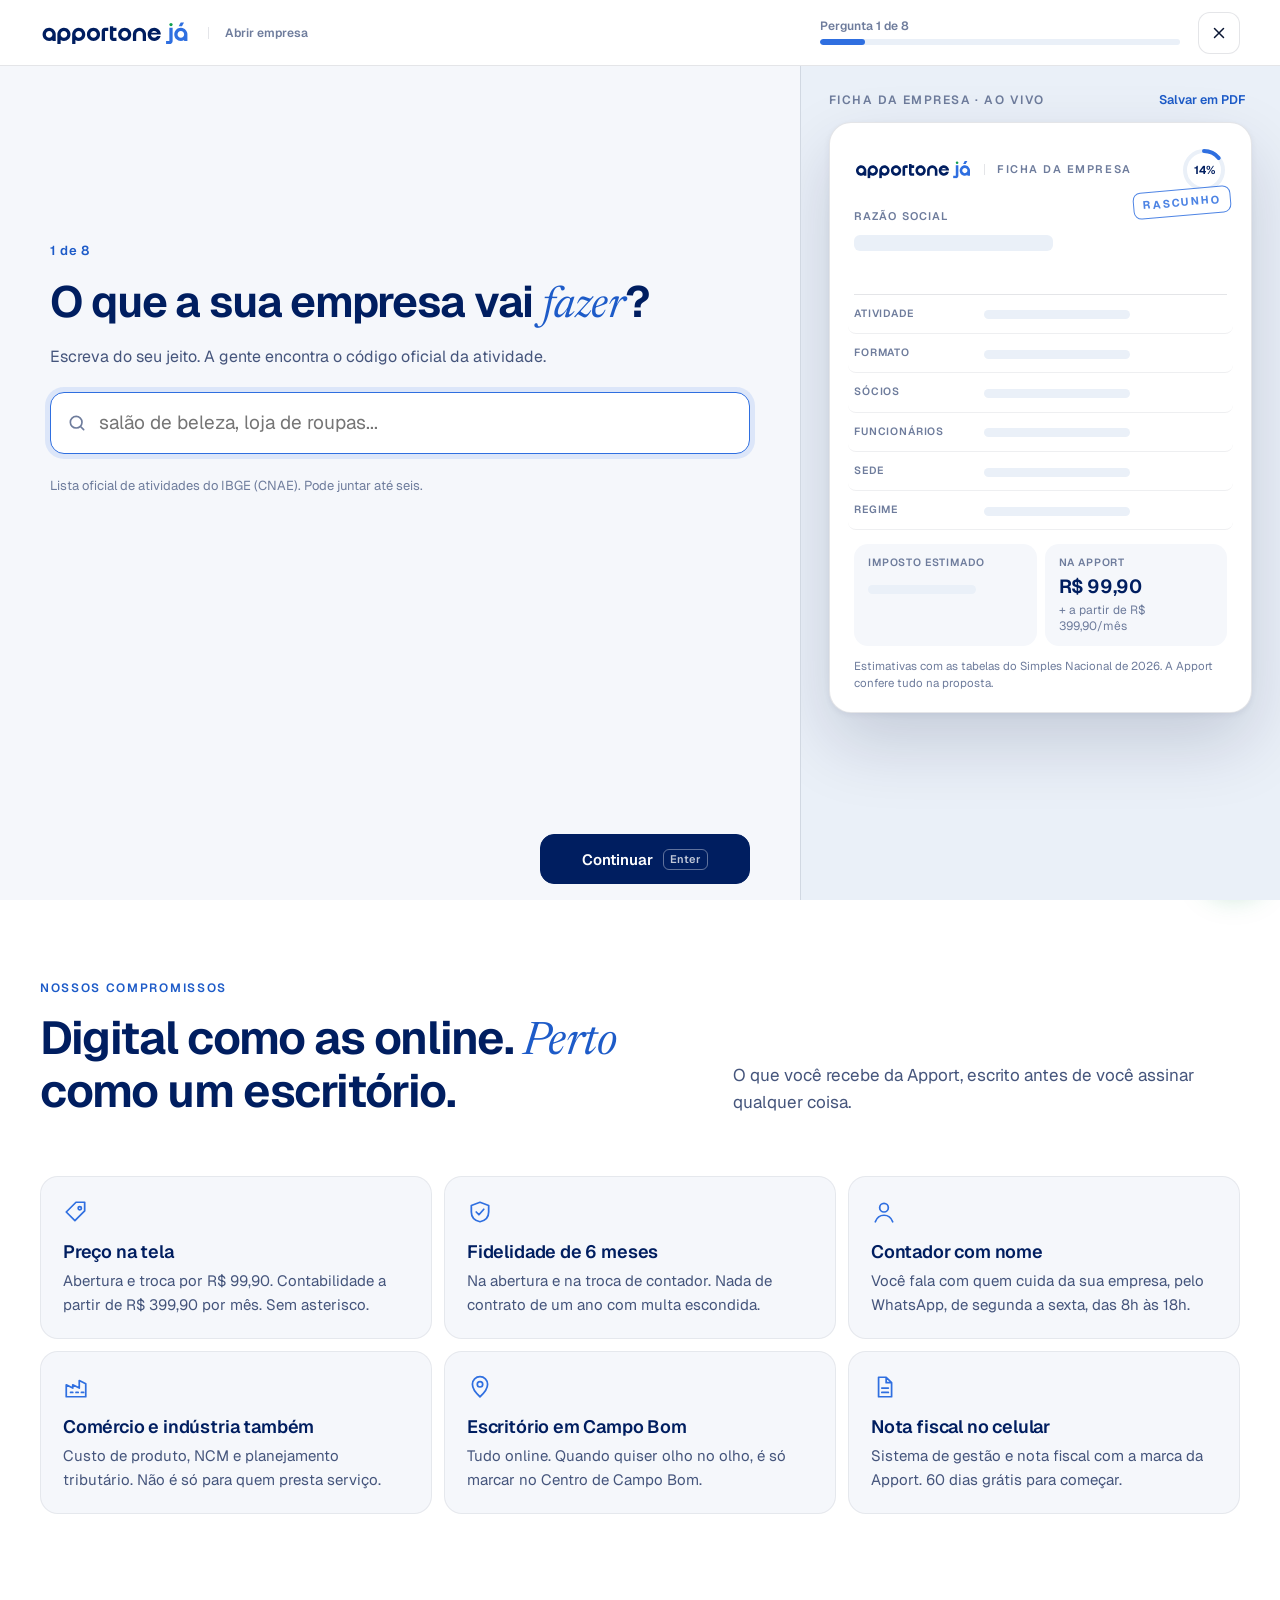
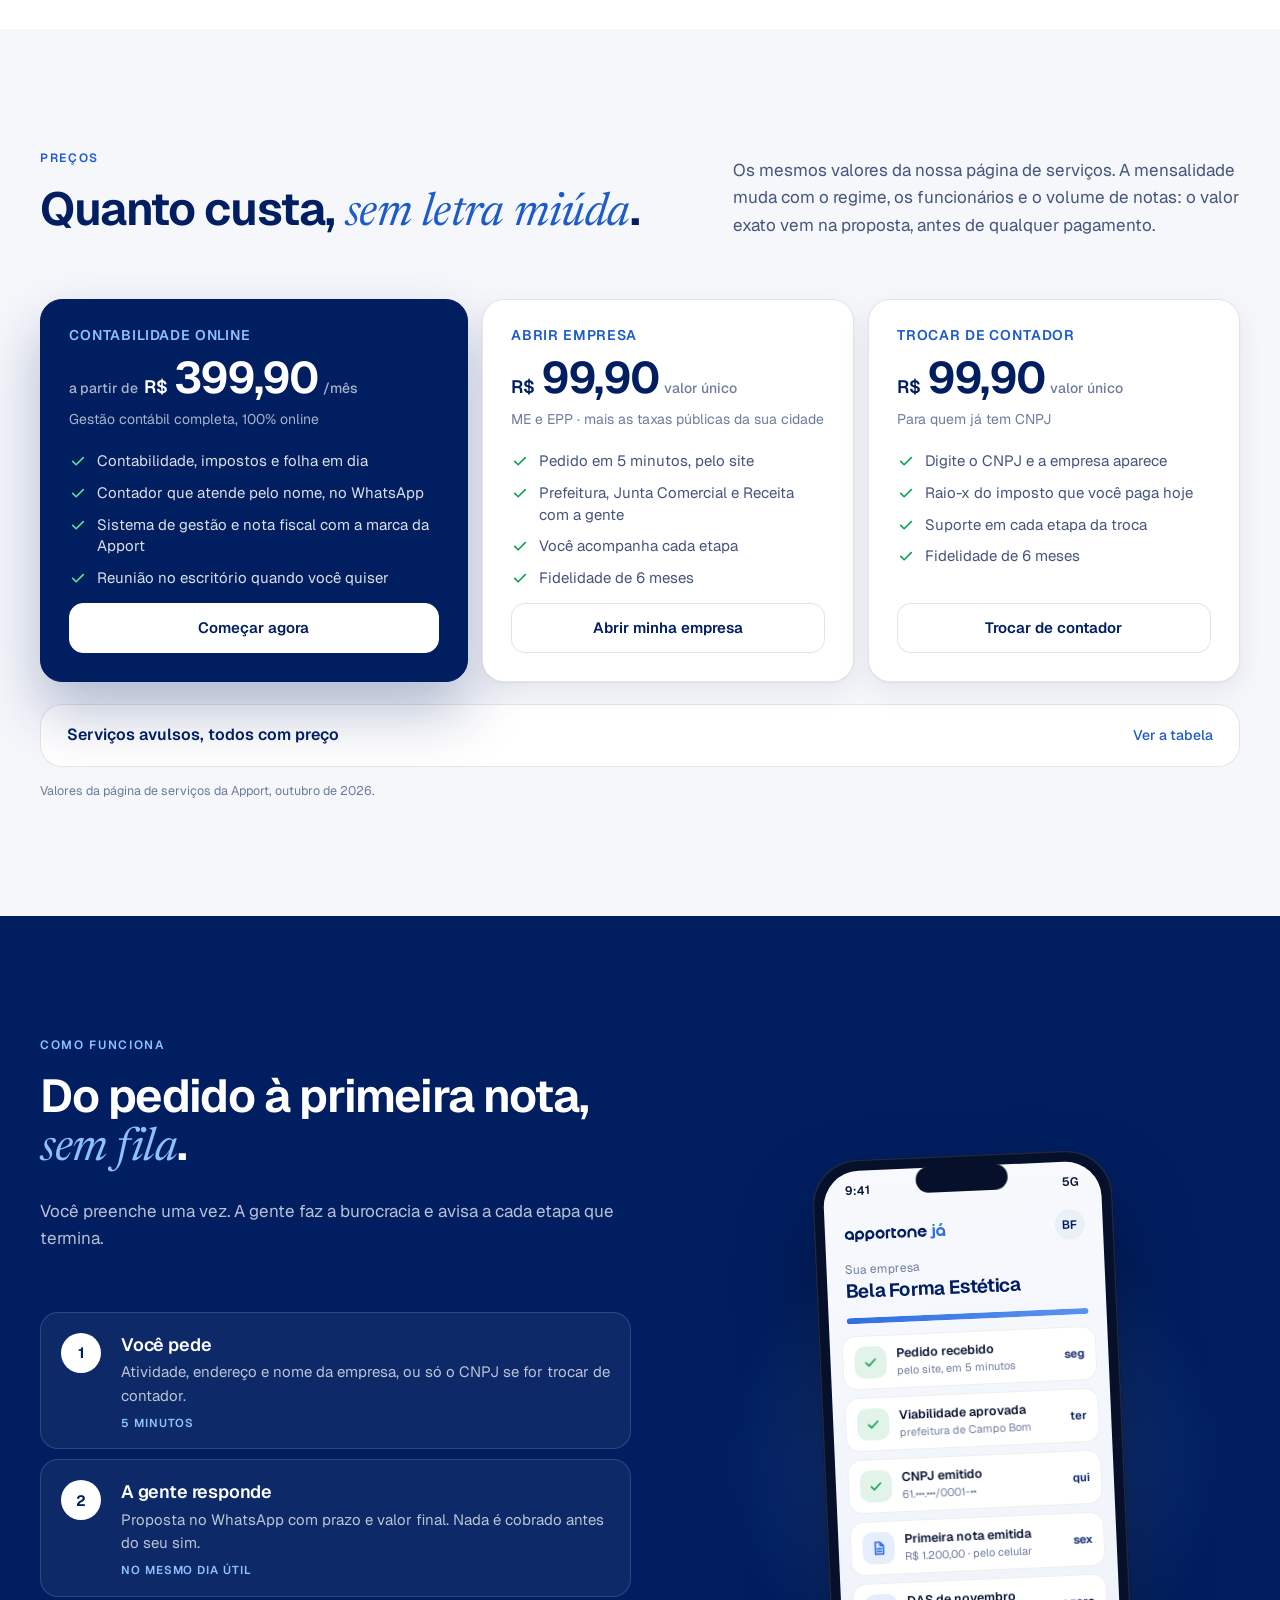
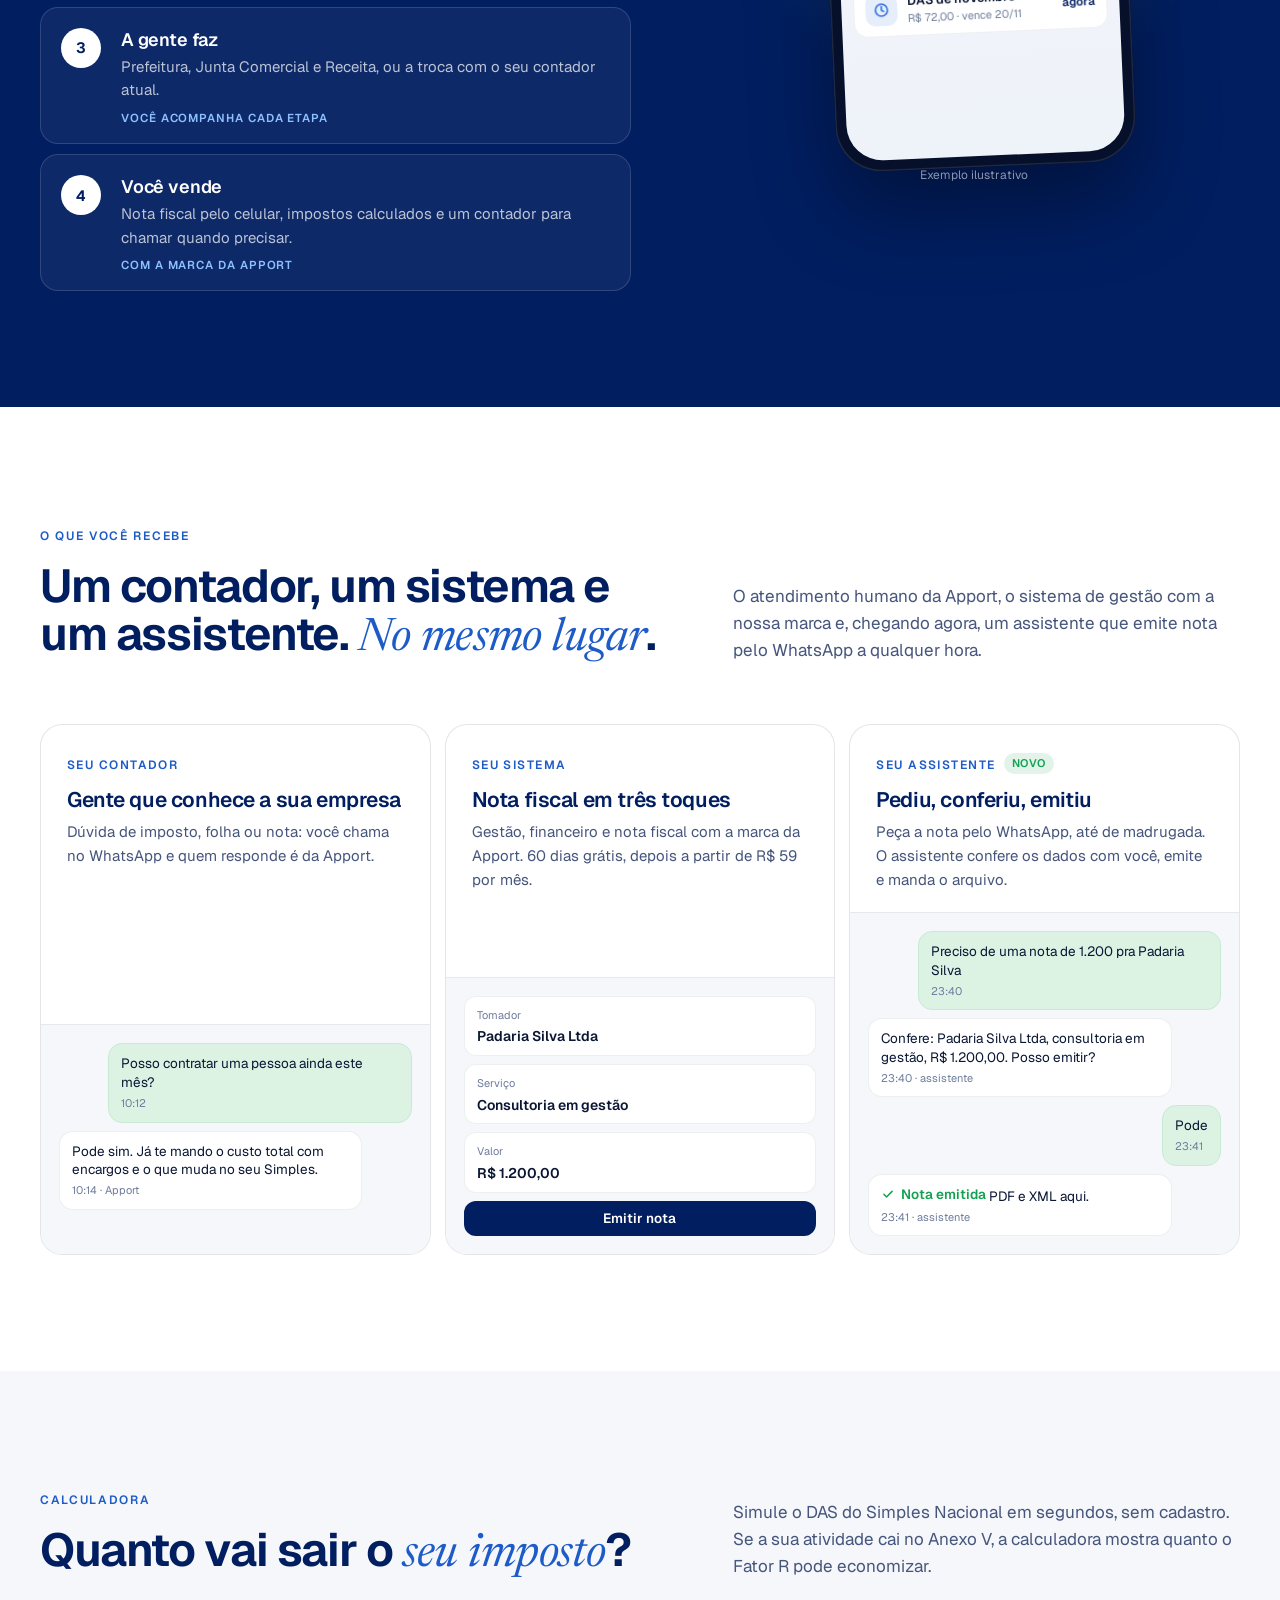
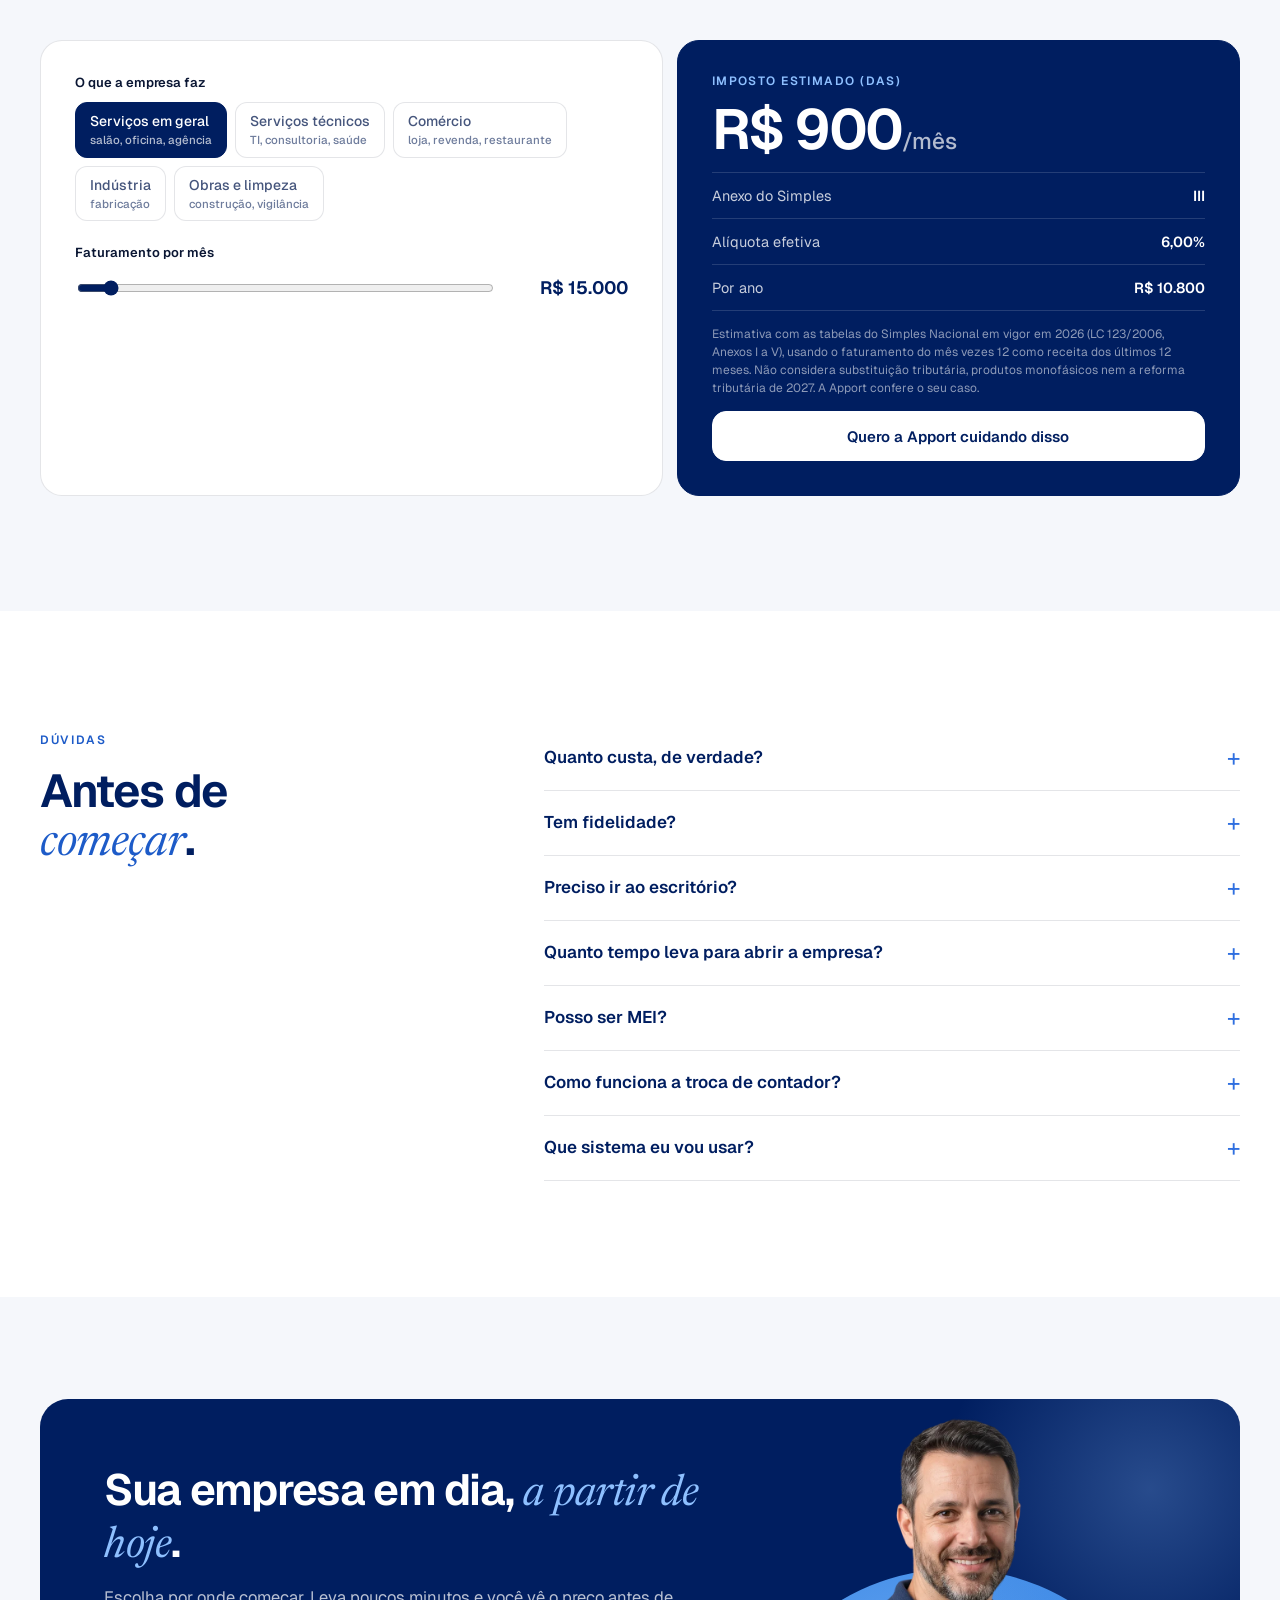
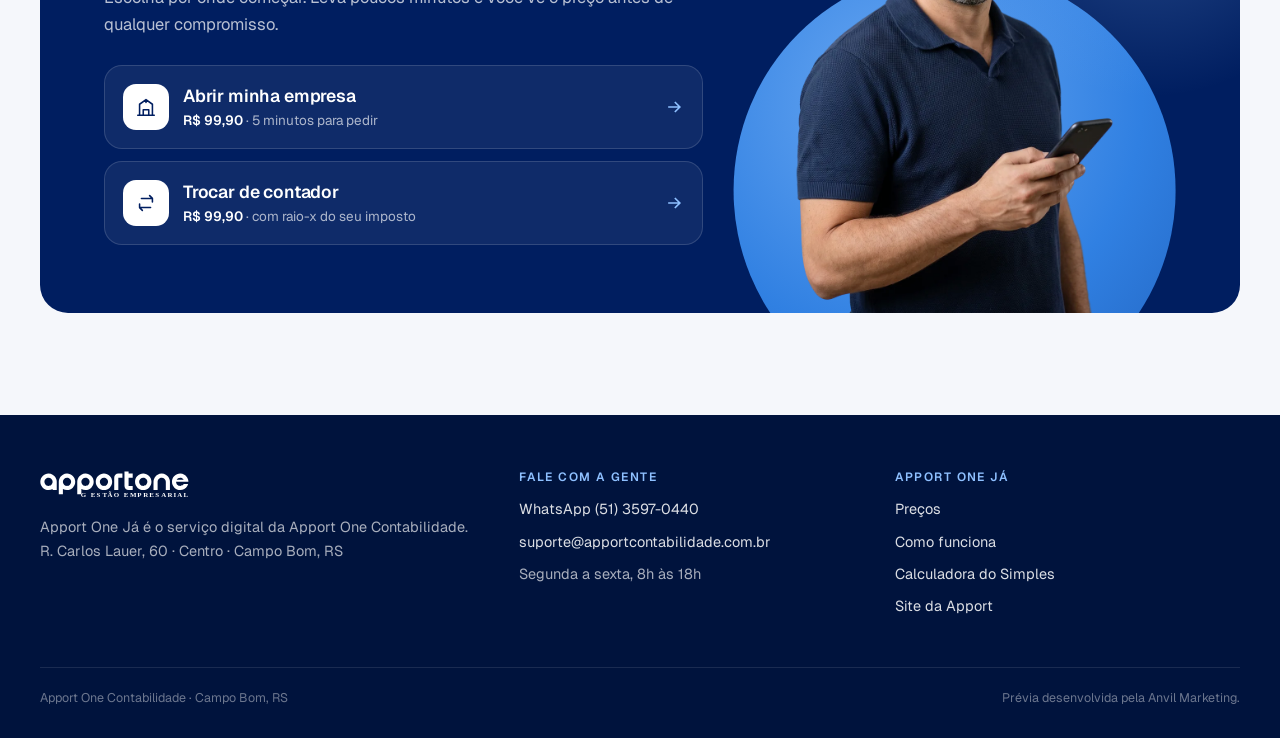
<file: abrir-empresa/index.html>
<!doctype html>
<html lang="pt-BR">
<head>
<meta charset="utf-8">
<meta name="viewport" content="width=device-width, initial-scale=1">
<title>Abrir empresa · Apport Online</title>
<meta name="robots" content="noindex, nofollow">
<meta http-equiv="refresh" content="0; url=../online/#abrir">
<link rel="canonical" href="../online/">
<script>location.replace('../online/#abrir');</script>
<style>body{margin:0;min-height:100vh;display:grid;place-items:center;background:#F5F7FB;color:#001E60;font:500 16px/1.5 system-ui,-apple-system,"Segoe UI",Arial,sans-serif}a{color:#1D5BC8}</style>
</head>
<body>
<p>A abertura de empresa agora fica na <a href="../online/#abrir">Apport Online</a>.</p>
</body>
</html>
</file>
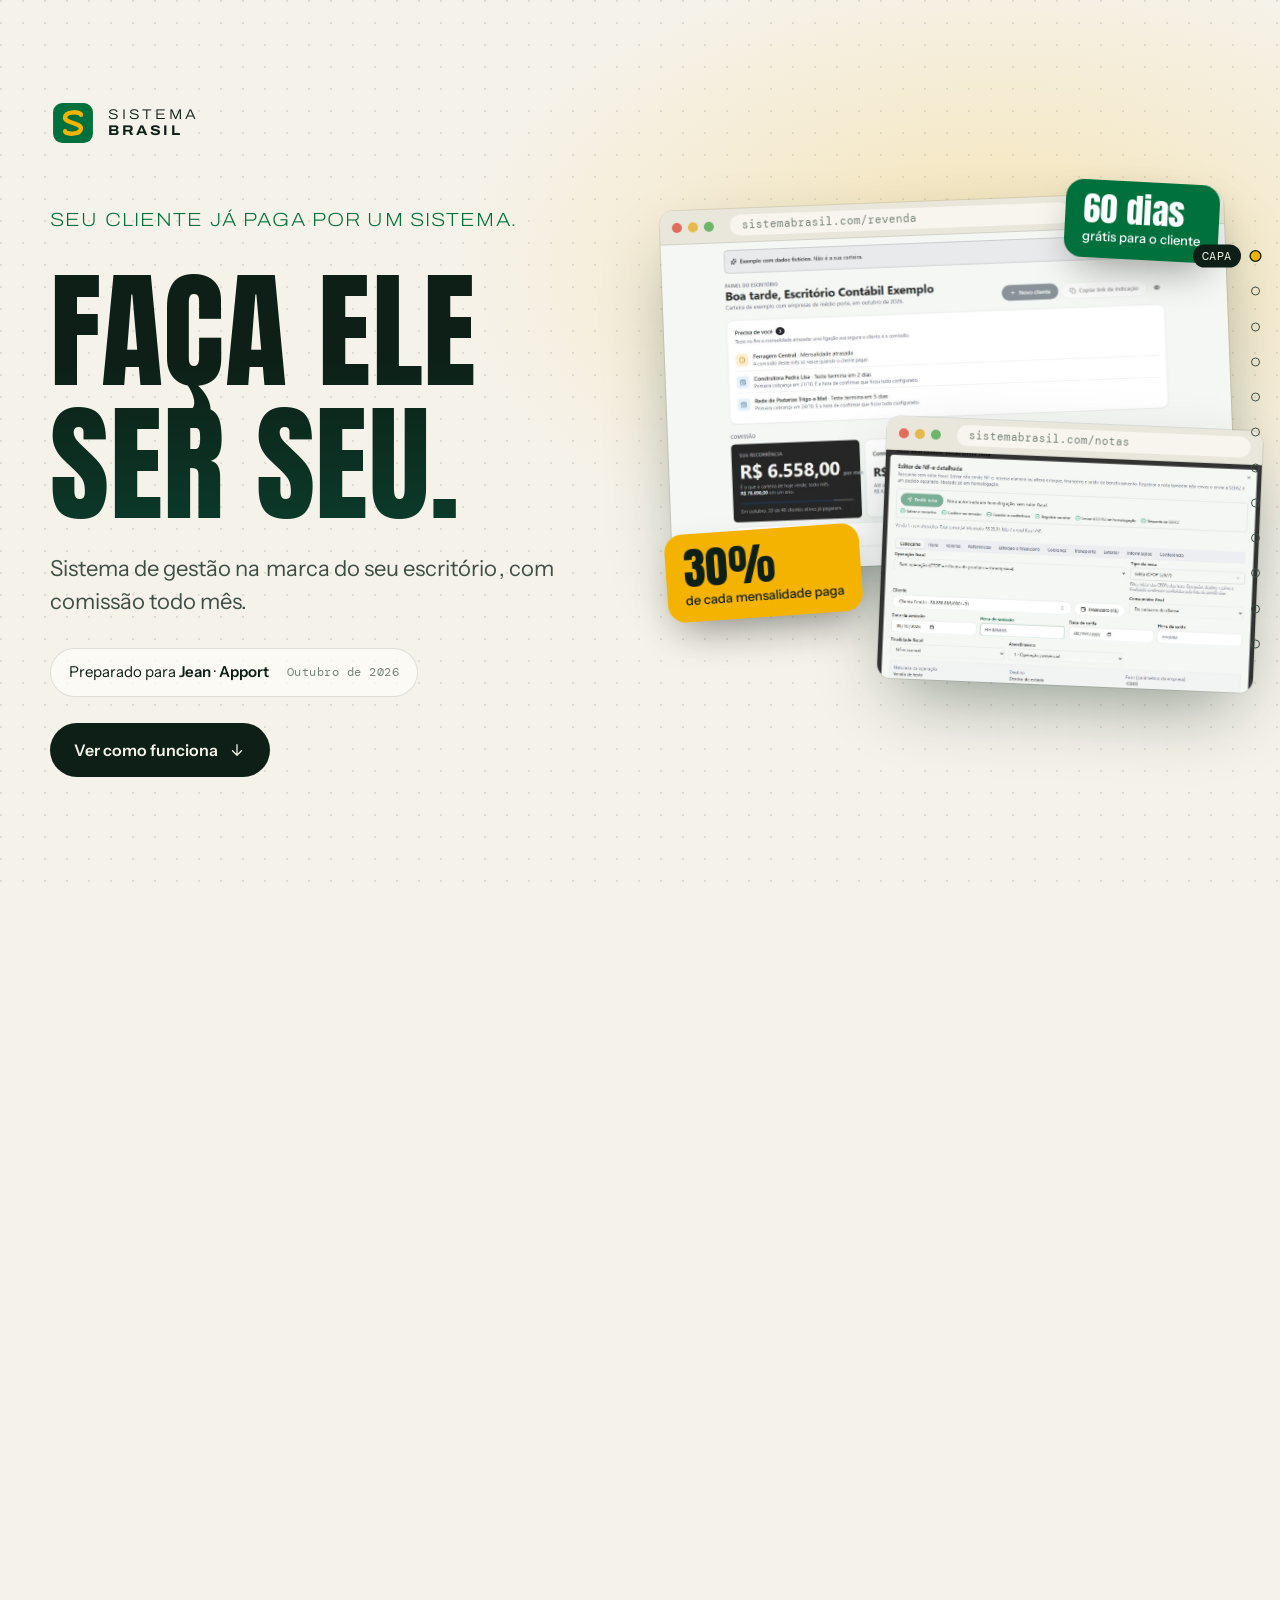
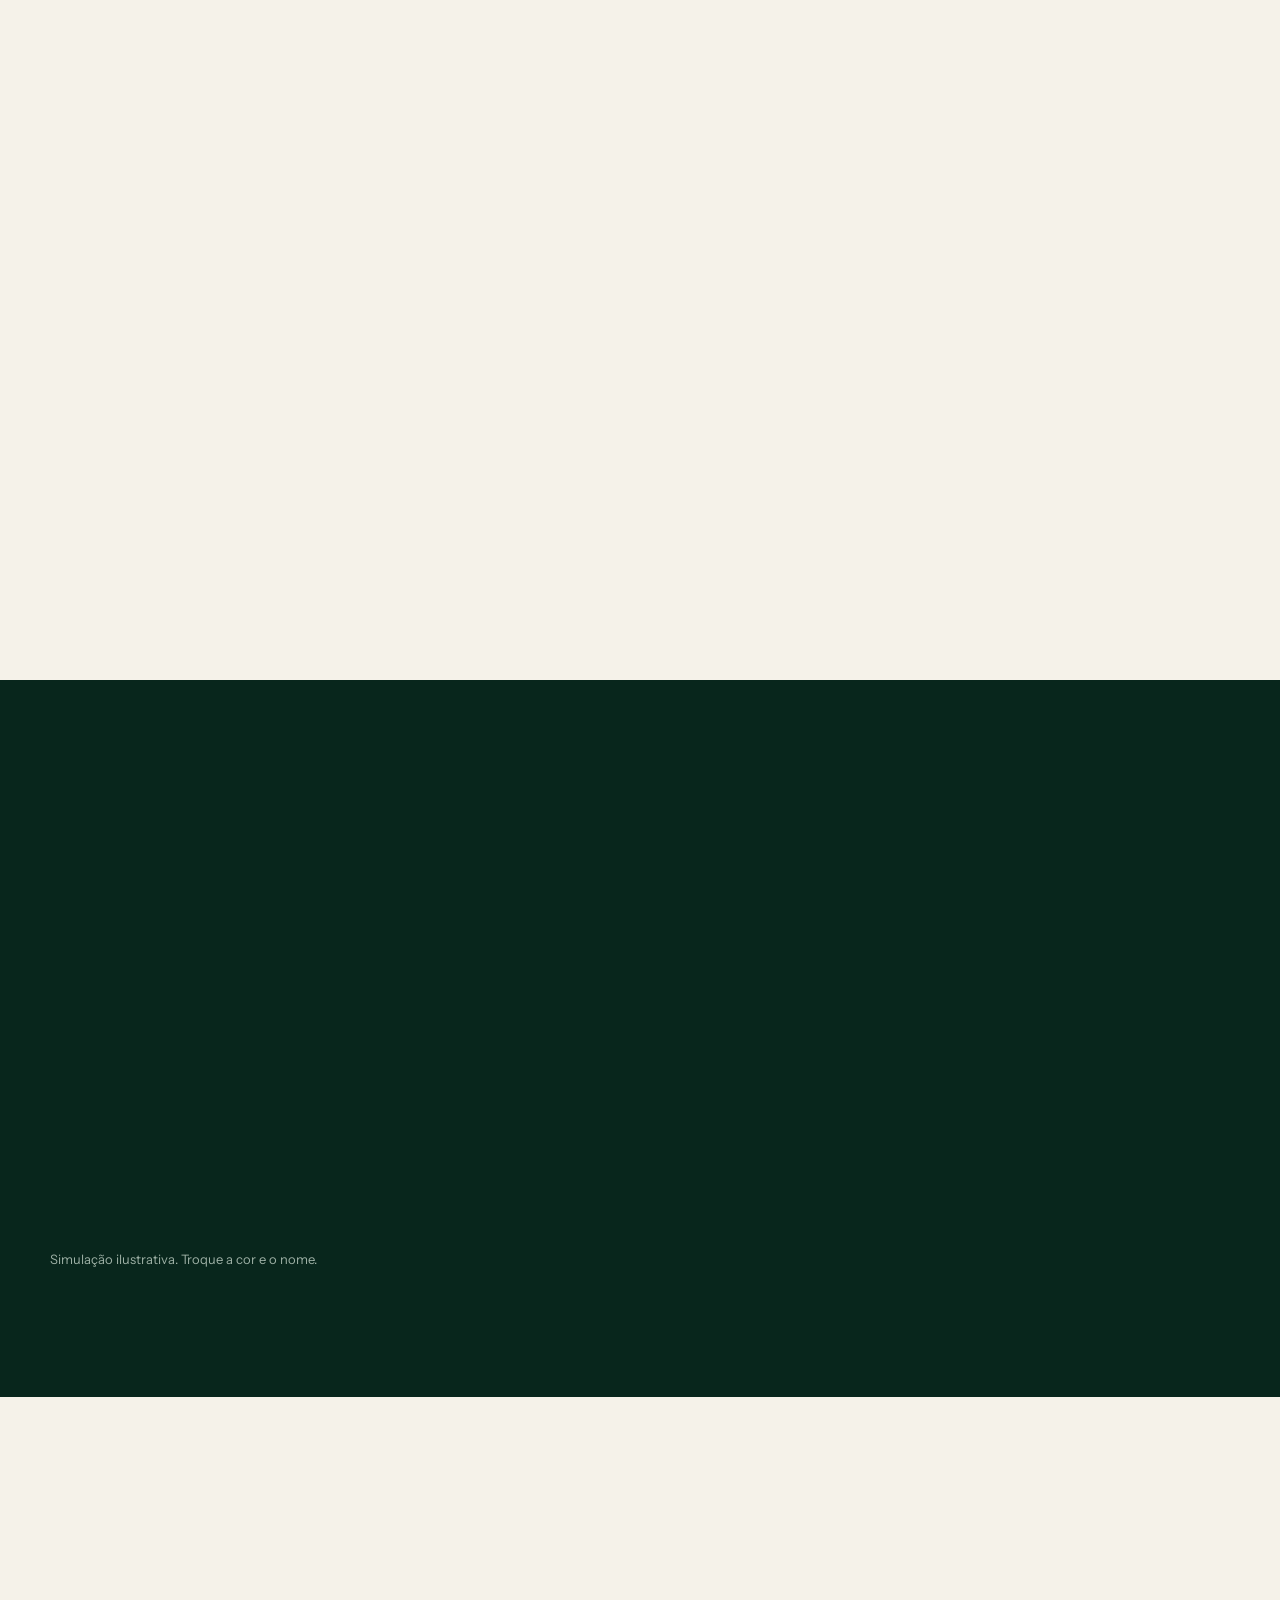
<file: analise/index.html>
<!doctype html><meta charset="utf-8"><meta name="viewport" content="width=device-width,initial-scale=1"><meta name="robots" content="noindex"><title>Apport</title><meta http-equiv="refresh" content="0; url=../apresentacao/"><p style="font:18px/1.5 system-ui,sans-serif;padding:32px"><a href="../apresentacao/">Abrir a apresentação</a></p>
</file>
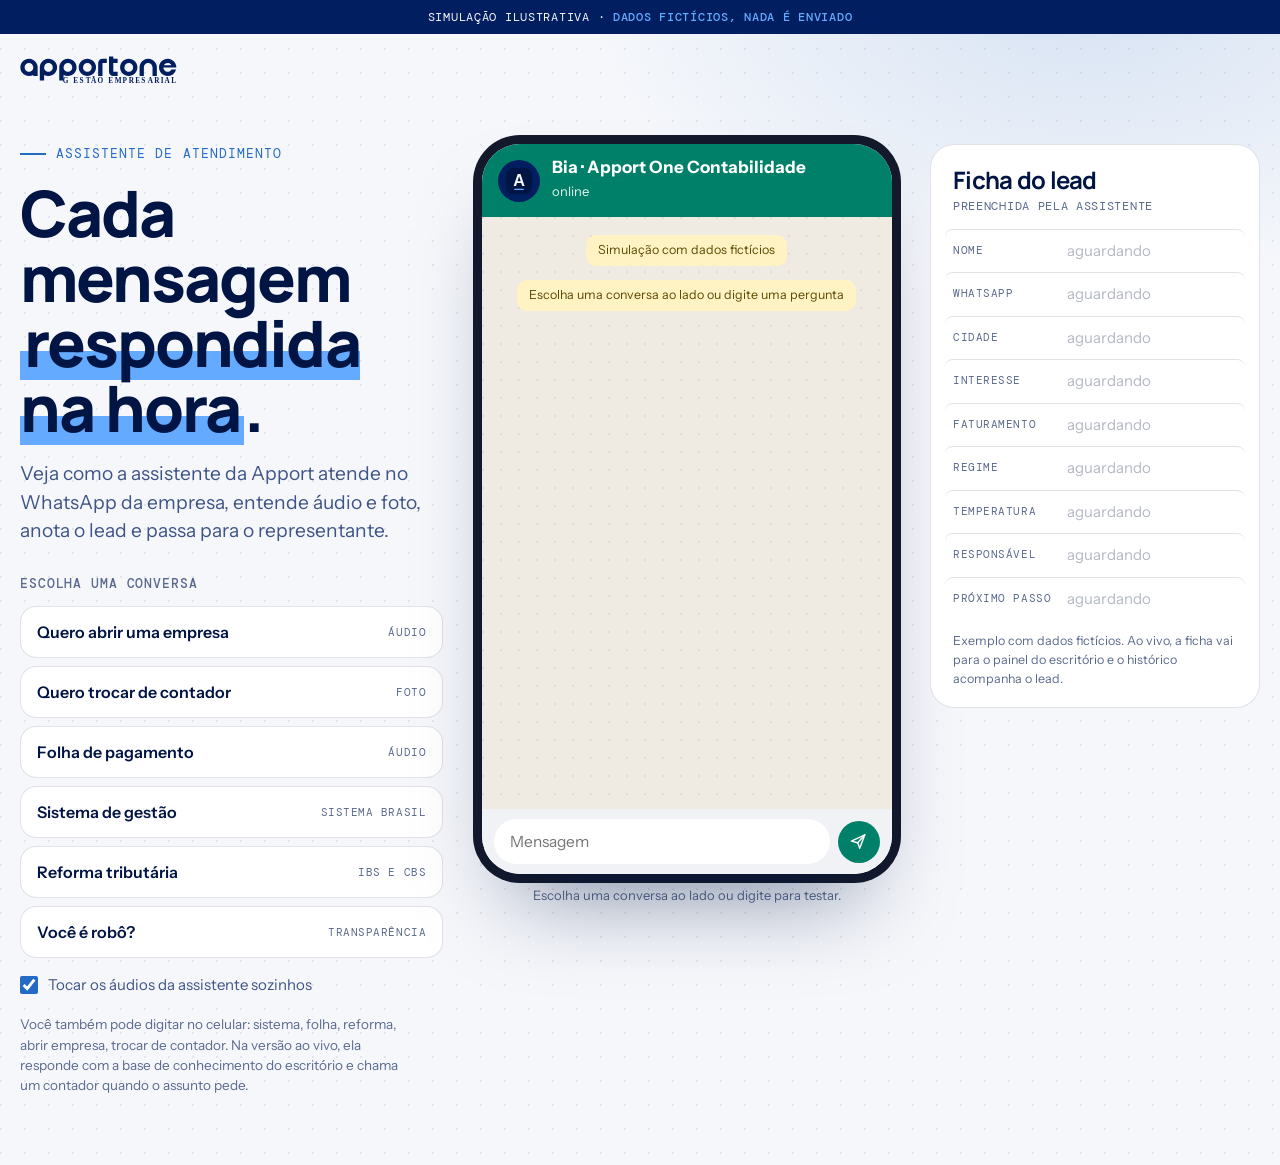
<file: ia/index.html>
<!doctype html>
<html lang="pt-BR">
<head>
<meta charset="utf-8">
<meta name="viewport" content="width=device-width,initial-scale=1">
<meta name="robots" content="noindex,nofollow">
<title>Apport · Assistente de atendimento (simulação)</title>
<meta name="description" content="Simulação de como a assistente de atendimento da Apport responde no WhatsApp, entende áudio e foto e passa o lead ao representante.">
<link rel="icon" href="data:image/svg+xml,%3Csvg xmlns='http://www.w3.org/2000/svg' viewBox='0 0 64 64'%3E%3Crect width='64' height='64' rx='16' fill='%23001543'/%3E%3Ctext x='32' y='46' text-anchor='middle' font-family='Arial' font-weight='700' font-size='40' fill='%23F5F7FB'%3EA%3C/text%3E%3C/svg%3E">
<link rel="preconnect" href="https://fonts.googleapis.com">
<link rel="preconnect" href="https://fonts.gstatic.com" crossorigin>
<link href="https://fonts.googleapis.com/css2?family=Manrope:wght@400..800&family=DM+Mono:wght@400;500&family=Instrument+Sans:wght@400..700&display=swap" rel="stylesheet">
<style>
:root{
  --paper:#F5F7FB; --paper2:#E8EDF6; --card:#FFFFFF;
  --ink:#001543; --ink2:#3E5486; --muted:#5A6A8E; --line:rgba(0,21,67,.12);
  --navy:#001E60; --blue:#256AC5; --lime:#64AAFF; --lime2:#A6CCFF;
  --wa:#008069; --wa-d:#075E54; --wa-bg:#EFEAE2; --wa-out:#D9FDD3; --wa-tick:#53BDEB;
  --display:"Manrope",Arial,Helvetica,sans-serif;
  --sans:"Instrument Sans",Arial,Helvetica,sans-serif;
  --mono:"DM Mono",ui-monospace,Menlo,monospace;
}
*{box-sizing:border-box;margin:0;padding:0}
html{-webkit-text-size-adjust:100%}
body{background:var(--paper);color:var(--ink);font-family:var(--sans);font-size:17px;line-height:1.5;-webkit-font-smoothing:antialiased;min-height:100vh;
  background-image:radial-gradient(800px 460px at 85% 0%,rgba(37,106,197,.14),transparent 62%),radial-gradient(circle at 1px 1px,rgba(0,21,67,.08) 1px,transparent 1.4px);background-size:auto,24px 24px}
button{font:inherit;color:inherit;cursor:pointer;border:0;background:none}
.ic{width:1em;height:1em;stroke:currentColor;fill:none;stroke-width:1.8;stroke-linecap:round;stroke-linejoin:round;flex:none}
.faixa{background:var(--navy);color:var(--paper);font-family:var(--mono);font-size:12px;letter-spacing:.06em;text-transform:uppercase;text-align:center;padding:8px 14px}
.faixa b{color:var(--lime);font-weight:500}
.wrap{width:min(1240px,calc(100% - 40px));margin-inline:auto}
header.top{padding:22px 0 0}
.logo{display:inline-flex;align-items:center;gap:11px;text-decoration:none;color:inherit}
.logo svg{width:38px;height:38px}
.logo svg.wm{width:158px;height:29.5px;color:var(--navy)}
.logo b{font-family:var(--display);font-weight:800;font-size:26px;letter-spacing:-.04em;line-height:1}
.logo b i{font-style:normal;color:var(--blue)}

.layout{display:grid;grid-template-columns:minmax(300px,1fr) minmax(340px,410px) minmax(260px,330px);gap:clamp(22px,3vw,44px);align-items:start;padding:clamp(28px,4vw,56px) 0 70px}
.fina{font-family:var(--mono);font-size:13px;letter-spacing:.08em;text-transform:uppercase;color:var(--blue);display:flex;align-items:center;gap:10px}
.fina::before{content:"";width:26px;height:2px;background:currentColor}
h1{font-family:var(--display);font-weight:800;letter-spacing:-.03em;line-height:1.02;font-size:clamp(40px,5vw,68px);margin:16px 0 18px}
h1 em{font-style:normal;background:linear-gradient(transparent 60%,var(--lime) 60% 93%,transparent 93%);padding:0 .06em}
.lead{color:var(--ink2);font-size:clamp(17px,1.5vw,20px);max-width:34ch}
.cen{margin-top:30px}
.cen h2{font-family:var(--mono);font-size:12.5px;letter-spacing:.07em;text-transform:uppercase;color:var(--muted);font-weight:500;margin-bottom:12px}
.cenarios{display:grid;gap:8px}
.cenarios button{display:flex;align-items:center;justify-content:space-between;gap:12px;text-align:left;padding:13px 16px;border-radius:16px;background:var(--card);border:1px solid var(--line);font-weight:600;font-size:16px;transition:.2s}
.cenarios button small{font-family:var(--mono);font-size:11px;letter-spacing:.05em;text-transform:uppercase;color:var(--muted);font-weight:400;white-space:nowrap}
.cenarios button:hover{border-color:var(--ink);transform:translateX(3px)}
.cenarios button.on{background:var(--navy);color:var(--paper);border-color:var(--navy)}
.cenarios button.on small{color:var(--lime)}
.opc{display:flex;align-items:center;gap:10px;margin-top:16px;font-size:15px;color:var(--ink2)}
.opc input{width:18px;height:18px;accent-color:var(--blue)}
.aviso{margin-top:18px;font-size:13.5px;color:var(--muted);max-width:44ch}

/* celular */
.phone{width:100%;max-width:410px;margin-inline:auto;height:min(730px,84vh);min-height:560px;background:#fff;border-radius:38px;box-shadow:0 50px 90px -34px rgba(0,21,67,.5),0 0 0 9px #14192b,0 0 0 10px rgba(255,255,255,.08);display:flex;flex-direction:column;overflow:hidden;position:sticky;top:18px}
.p-top{background:var(--wa);color:#fff;padding:14px 16px;display:flex;align-items:center;gap:12px;flex:none}
.av{width:42px;height:42px;border-radius:50%;background:var(--navy);display:grid;place-items:center;flex:none}
.av svg{width:26px;height:26px}
.p-top b{display:block;font-size:17px;line-height:1.15}
.p-top span{font-size:13px;opacity:.9}
.chat{flex:1;overflow-y:auto;padding:14px 12px;background:var(--wa-bg);background-image:radial-gradient(circle at 1px 1px,rgba(0,21,67,.07) 1px,transparent 1.5px);background-size:18px 18px;display:flex;flex-direction:column;gap:6px;scroll-behavior:smooth}
.sys{align-self:center;background:#FFF3C4;color:#5b4a00;font-size:12.5px;padding:6px 12px;border-radius:10px;text-align:center;max-width:92%;margin:4px 0}
.m{max-width:84%;padding:7px 10px 5px;border-radius:10px;font-size:15.5px;line-height:1.38;box-shadow:0 1px 1px rgba(0,21,67,.12);animation:entra .28s ease both;word-wrap:break-word}
@keyframes entra{from{opacity:0;transform:translateY(8px)}}
.m.b{align-self:flex-start;background:#fff;border-top-left-radius:2px}
.m.c{align-self:flex-end;background:var(--wa-out);border-top-right-radius:2px}
.m .t{display:flex;justify-content:flex-end;align-items:center;gap:3px;font-size:11px;color:#667781;margin-top:2px}
.tick{font-size:13px;letter-spacing:-3px;color:#8696a0}
.tick.az{color:var(--wa-tick)}
.dig{align-self:flex-start;background:#fff;border-radius:10px;border-top-left-radius:2px;padding:11px 14px;display:flex;gap:4px;box-shadow:0 1px 1px rgba(0,21,67,.12)}
.dig i{width:7px;height:7px;border-radius:50%;background:#9aa6ad;animation:pulsa 1s infinite}
.dig i:nth-child(2){animation-delay:.15s}.dig i:nth-child(3){animation-delay:.3s}
@keyframes pulsa{0%,60%,100%{transform:translateY(0);opacity:.5}30%{transform:translateY(-4px);opacity:1}}
/* áudio */
.au{display:flex;align-items:center;gap:10px;min-width:230px;padding:2px 0}
.au .pl{width:36px;height:36px;border-radius:50%;background:var(--wa);color:#fff;display:grid;place-items:center;font-size:16px;flex:none}
.m.c .au .pl{background:#667781}
.au .bars{display:flex;align-items:center;gap:2px;height:30px;flex:1}
.au .bars i{display:block;width:3px;border-radius:2px;background:#b9c1c6;transition:background .15s}
.au .bars i.f{background:var(--wa)}
.m.c .au .bars i.f{background:#667781}
.au .dur{font-size:12px;color:#667781;font-variant-numeric:tabular-nums;min-width:30px;text-align:right}
.tr{margin-top:5px;padding-top:5px;border-top:1px dashed rgba(0,21,67,.16);font-size:13.5px;color:#4b5a63;font-style:italic;animation:entra .4s ease both}
.tr b{font-style:normal;font-family:var(--mono);font-size:10.5px;letter-spacing:.06em;text-transform:uppercase;color:#667781;display:block;margin-bottom:1px}
.vt{display:block;margin-top:4px;font-size:12.5px;color:var(--blue);text-decoration:underline;cursor:pointer}
/* foto */
.foto{display:block;width:230px;max-width:100%;border-radius:6px;margin-bottom:3px}
/* entrada */
.p-in{display:flex;gap:8px;align-items:center;padding:10px 12px;background:#F0F2F5;flex:none}
.p-in input{flex:1;min-width:0;border:0;background:#fff;border-radius:99px;padding:11px 16px;font:inherit;font-size:15.5px;outline:none}
.p-in button{width:42px;height:42px;border-radius:50%;background:var(--wa);color:#fff;display:grid;place-items:center;font-size:19px;flex:none}
.dica{margin-top:12px;text-align:center;font-size:13px;color:var(--muted)}

/* ficha */
.ficha{background:var(--card);border:1px solid var(--line);border-radius:24px;padding:22px 22px 18px;position:sticky;top:18px}
.ficha h3{font-family:var(--display);font-weight:700;letter-spacing:-.03em;font-size:24px;line-height:1.1}
.ficha .sub{font-family:var(--mono);font-size:11.5px;letter-spacing:.06em;text-transform:uppercase;color:var(--muted);margin:4px 0 14px}
.ficha dl{display:grid;gap:0}
.ficha .r{display:grid;grid-template-columns:104px 1fr;gap:10px;padding:10px 8px;border-top:1px solid var(--line);margin:0 -8px;border-radius:8px}
.ficha dt{font-family:var(--mono);font-size:11px;letter-spacing:.05em;text-transform:uppercase;color:var(--muted);padding-top:2px}
.ficha dd{font-size:15px;font-weight:500;min-height:1.4em}
.ficha dd.vz{color:#b3b8c4;font-weight:400}
.ficha .r.flash{animation:flash 1.4s ease}
@keyframes flash{0%{background:var(--lime)}100%{background:transparent}}
.temp{display:inline-block;padding:2px 10px;border-radius:99px;font-size:13px;font-weight:600}
.temp.q{background:#FBDCD1;color:#8A2A10}.temp.m{background:#F8E7CC;color:#8A5208}.temp.n{background:#E8EDF6;color:#256AC5}
.ficha .nota{margin-top:12px;font-size:12.5px;color:var(--muted)}

@media (max-width:1120px){.layout{grid-template-columns:minmax(300px,1fr) minmax(340px,410px)}.ficha{grid-column:1/-1;position:static}}
@media (max-width:820px){.layout{grid-template-columns:1fr}.phone{position:static;height:min(700px,80vh)}.ficha{position:static}}
@media (prefers-reduced-motion:reduce){*{animation:none!important;transition:none!important}}
</style>
</head>
<body>
<svg width="0" height="0" style="position:absolute" aria-hidden="true">
  <defs>
    <symbol id="marca" viewBox="0 0 64 64"><rect width="64" height="64" rx="16" fill="#001543"/><text x="32" y="45" text-anchor="middle" font-family="Arial,Helvetica,sans-serif" font-weight="700" font-size="40" fill="#F5F7FB">A</text><rect x="20" y="51" width="24" height="3" rx="1.5" fill="#64AAFF"/></symbol>
    <symbol id="i-play" viewBox="0 0 24 24"><path d="M8 5v14l11-7z" fill="currentColor"/></symbol>
    <symbol id="i-pause" viewBox="0 0 24 24"><path d="M7 5h3v14H7zM14 5h3v14h-3z" fill="currentColor" stroke="none"/></symbol>
    <symbol id="i-send" viewBox="0 0 24 24"><path d="M3 11.5l17-8-6.5 17-2.5-7z"/><path d="M11 13.5l9-10"/></symbol>
    <symbol id="logo-apport" viewBox="28 30 1880 350"><g> <path d="M234.58 139.5c-5.2-20.23-16.4-38.05-31.59-51.46-5.11-4.51-10.68-8.52-16.61-11.96-15.14-8.76-32.72-13.77-51.46-13.77-28.42 0-54.15 11.52-72.77 30.14-18.63 18.62-30.14 44.35-30.14 72.77s11.52 54.15 30.14 72.77 44.35 30.14 72.77 30.14c18.74 0 36.32-5.01 51.46-13.77v13.77h51.46V165.22c0-8.89-1.13-17.51-3.25-25.73Zm-63.28 62.11c-9.31 9.31-22.17 15.07-36.38 15.07s-27.08-5.76-36.38-15.07c-9.31-9.31-15.07-22.18-15.07-36.38s5.76-27.07 15.07-36.38 22.17-15.07 36.38-15.07c28.42 0 51.46 23.04 51.46 51.46 0 14.21-5.76 27.07-15.07 36.38Z" fill="currentColor"></path> <path d="M439.23 92.46c-18.63-18.62-44.35-30.14-72.77-30.14-18.75 0-36.32 5.01-51.46 13.77-5.94 3.44-11.51 7.45-16.61 11.96-15.19 13.4-26.39 31.23-31.59 51.46-2.12 8.22-3.25 16.84-3.25 25.73v154.37h51.46v-65.23c15.13 8.76 32.71 13.77 51.46 13.77 28.41 0 54.14-11.52 72.77-30.14 18.62-18.62 30.14-44.35 30.14-72.77s-11.52-54.15-30.14-72.77Zm-36.38 109.15c-9.31 9.31-22.17 15.07-36.38 15.07s-27.08-5.76-36.38-15.07c-9.31-9.31-15.07-22.18-15.07-36.38 0-28.42 23.04-51.46 51.46-51.46 14.21 0 27.08 5.76 36.38 15.07 9.31 9.31 15.07 22.18 15.07 36.38s-5.76 27.07-15.07 36.38Z" fill="currentColor"></path> <path d="M1061.11 62.31v51.46h-51.46v154.37h-51.46V113.77c0-28.42 23.04-51.46 51.46-51.46z" fill="currentColor"></path> <path d="M1138.29 216.68h51.46v51.46h-51.46c-28.42 0-51.46-23.04-51.46-51.46V36.6h51.46v25.71h51.46v51.46h-51.46z" fill="currentColor"></path> <path d="M670.78 92.46c-18.63-18.62-44.35-30.14-72.77-30.14-18.75 0-36.32 5.01-51.46 13.77-5.94 3.44-11.51 7.45-16.61 11.96-15.19 13.4-26.39 31.23-31.59 51.46-2.12 8.22-3.25 16.84-3.25 25.73v154.37h51.46v-65.23c15.13 8.76 32.71 13.77 51.46 13.77 28.41 0 54.14-11.52 72.77-30.14 18.62-18.62 30.14-44.35 30.14-72.77s-11.52-54.15-30.14-72.77ZM634.4 201.61c-9.31 9.31-22.17 15.07-36.38 15.07s-27.08-5.76-36.38-15.07c-9.31-9.31-15.07-22.18-15.07-36.38 0-28.42 23.04-51.46 51.46-51.46 14.21 0 27.08 5.76 36.38 15.07 9.31 9.31 15.07 22.18 15.07 36.38s-5.76 27.07-15.07 36.38Z" fill="currentColor"></path> <path d="M902.33 92.46c-18.63-18.62-44.35-30.14-72.77-30.14-56.84 0-102.91 46.07-102.91 102.91 0 28.42 11.52 54.15 30.14 72.77s44.35 30.14 72.77 30.14 54.14-11.52 72.77-30.14c18.62-18.62 30.14-44.35 30.14-72.77s-11.52-54.15-30.14-72.77m-36.38 109.15c-9.31 9.31-22.17 15.07-36.38 15.07s-27.08-5.76-36.38-15.07c-9.31-9.31-15.07-22.18-15.07-36.38 0-28.42 23.04-51.46 51.46-51.46 14.21 0 27.08 5.76 36.38 15.07 9.31 9.31 15.07 22.18 15.07 36.38s-5.76 27.07-15.07 36.38Z" fill="currentColor"></path> <path d="M1656.45 165.22v102.91h-51.46V165.22c0-28.42-23.04-51.46-51.46-51.46-14.21 0-27.08 5.76-36.38 15.07-9.31 9.31-15.07 22.18-15.07 36.38v102.91h-51.46V165.21c0-8.89 1.13-17.51 3.25-25.73 4.65-18.08 14.09-34.24 26.9-47.04a103.5 103.5 0 0 1 21.32-16.37c15.13-8.76 32.71-13.77 51.46-13.77s36.32 5.01 51.46 13.77c5.94 3.44 11.5 7.45 16.61 11.96 15.19 13.4 26.39 31.23 31.59 51.46 2.12 8.22 3.25 16.84 3.25 25.73Z" fill="currentColor"></path> <path d="M1394.76 92.46c-18.63-18.62-44.35-30.14-72.77-30.14-56.84 0-102.91 46.07-102.91 102.91 0 28.42 11.52 54.15 30.14 72.77s44.35 30.14 72.77 30.14 54.14-11.52 72.77-30.14c18.62-18.62 30.14-44.35 30.14-72.77s-11.52-54.15-30.14-72.77m-36.39 109.15c-9.31 9.31-22.17 15.07-36.38 15.07s-27.08-5.76-36.38-15.07c-9.31-9.31-15.07-22.18-15.07-36.38 0-28.42 23.04-51.46 51.46-51.46 14.21 0 27.08 5.76 36.38 15.07 9.31 9.31 15.07 22.18 15.07 36.38s-5.76 27.07-15.07 36.38Z" fill="currentColor"></path> <path d="M1829.65 190.95a51.2 51.2 0 0 1-8.18 10.66c-9.31 9.31-22.17 15.07-36.38 15.07s-27.08-5.76-36.38-15.07a51.2 51.2 0 0 1-8.18-10.66 51.2 51.2 0 0 1-6.89-25.73h154.37c0-8.89-1.13-17.51-3.25-25.73-4.65-18.08-14.09-34.24-26.9-47.04a104 104 0 0 0-21.31-16.37c-15.14-8.76-32.72-13.77-51.46-13.77-56.84 0-102.91 46.07-102.91 102.91 0 28.42 11.52 54.15 30.14 72.77s44.35 30.14 72.77 30.14c18.74 0 36.32-5.01 51.46-13.77 5.94-3.44 11.5-7.45 16.61-11.96 1.61-1.43 3.18-2.9 4.7-4.41 12.8-12.8 22.24-28.96 26.9-47.04h-55.1Zm-44.56-77.18c14.21 0 27.08 5.76 36.38 15.07 3.17 3.17 5.93 6.75 8.18 10.66h-89.13c8.89-15.38 25.52-25.73 44.57-25.73" fill="currentColor"></path> <text transform="translate(538 355.47)" fill="currentColor" font-family="AcuminPro-Bold,&quot;Acumin Pro&quot;" font-size="86.63" font-weight="700"><tspan y="0" x="0" letter-spacing=".22em"> G</tspan><tspan y="0" x="124.65" letter-spacing=".23em">E</tspan><tspan y="0" x="198.29" letter-spacing=".22em">S</tspan><tspan y="0" x="272.09" letter-spacing=".15em">T</tspan><tspan y="0" x="335.85" letter-spacing=".21em">Ã</tspan><tspan y="0" x="413.47" letter-spacing=".22em">O EM</tspan><tspan y="0" x="708.26" letter-spacing=".21em">P</tspan><tspan y="0" x="783.28" letter-spacing=".23em">R</tspan><tspan y="0" x="860.37" letter-spacing=".23em">E</tspan><tspan y="0" x="934" letter-spacing=".23em">S</tspan><tspan y="0" x="1008.85" letter-spacing=".22em">A</tspan><tspan y="0" x="1087.33" letter-spacing=".23em">R</tspan><tspan y="0" x="1164.43" letter-spacing=".22em">I</tspan><tspan y="0" x="1210.86" letter-spacing=".22em">A</tspan><tspan y="0" x="1289.34" letter-spacing=".22em">L</tspan></text> </g></symbol>
  </defs>
</svg>

<div class="faixa">Simulação ilustrativa · <b>dados fictícios, nada é enviado</b></div>

<div class="wrap">
  <header class="top"><a class="logo" href="../" aria-label="Apport One"><svg class="wm" role="img" aria-label="Apport One Gestão Empresarial"><use href="#logo-apport"/></svg></a></header>

  <main class="layout">
    <section>
      <p class="fina">Assistente de atendimento</p>
      <h1>Cada mensagem <em>respondida na hora</em>.</h1>
      <p class="lead">Veja como a assistente da Apport atende no WhatsApp da empresa, entende áudio e foto, anota o lead e passa para o representante.</p>
      <div class="cen">
        <h2>Escolha uma conversa</h2>
        <div class="cenarios" id="cenarios"></div>
        <label class="opc"><input type="checkbox" id="som" checked> Tocar os áudios da assistente sozinhos</label>
        <p class="aviso">Você também pode digitar no celular: sistema, folha, reforma, abrir empresa, trocar de contador. Na versão ao vivo, ela responde com a base de conhecimento do escritório e chama um contador quando o assunto pede.</p>
      </div>
    </section>

    <section aria-label="Conversa de exemplo">
      <div class="phone">
        <div class="p-top"><div class="av"><svg><use href="#marca"/></svg></div><div><b>Bia · Apport One Contabilidade</b><span id="status">online</span></div></div>
        <div class="chat" id="chat" aria-live="polite"></div>
        <form class="p-in" id="form" autocomplete="off"><input id="msg" placeholder="Mensagem" maxlength="160" aria-label="Mensagem"><button type="submit" aria-label="Enviar"><svg class="ic"><use href="#i-send"/></svg></button></form>
      </div>
      <p class="dica">Escolha uma conversa ao lado ou digite para testar.</p>
    </section>

    <aside class="ficha" aria-label="Ficha do lead">
      <h3>Ficha do lead</h3>
      <p class="sub">Preenchida pela assistente</p>
      <dl id="ficha"></dl>
      <p class="nota">Exemplo com dados fictícios. Ao vivo, a ficha vai para o painel do escritório e o histórico acompanha o lead.</p>
    </aside>
  </main>
</div>

<script>
(function(){
  var $=function(s,c){return (c||document).querySelector(s)};
  var chat=$('#chat'), status=$('#status'), fichaEl=$('#ficha'), somEl=$('#som');
  var sleep=function(ms){return new Promise(function(r){setTimeout(r,ms)})};
  var token=0;

  /* ---------- ficha do lead ---------- */
  var CAMPOS=[['nome','Nome'],['contato','WhatsApp'],['cidade','Cidade'],['interesse','Interesse'],['fat','Faturamento'],['regime','Regime'],['temp','Temperatura'],['resp','Responsável'],['prox','Próximo passo']];
  var ficha={};
  function fichaNova(base){
    ficha={}; fichaEl.innerHTML='';
    CAMPOS.forEach(function(c){
      var r=document.createElement('div');r.className='r';r.id='f-'+c[0];
      r.innerHTML='<dt>'+c[1]+'</dt><dd class="vz">aguardando</dd>';fichaEl.appendChild(r);
    });
    if(base) Object.keys(base).forEach(function(k){setCampo(k,base[k],true)});
  }
  function setCampo(k,v,quieto){
    var r=$('#f-'+k); if(!r) return; ficha[k]=v;
    var d=r.querySelector('dd'); d.classList.remove('vz');
    if(k==='temp'){var cl={Quente:'q',Morno:'m',Novo:'n'}[v]||'n';d.innerHTML='<span class="temp '+cl+'">'+v+'</span>'}
    else d.textContent=v;
    if(!quieto){r.classList.remove('flash');void r.offsetWidth;r.classList.add('flash')}
  }

  /* ---------- balões ---------- */
  function hora(){var d=new Date();return ('0'+d.getHours()).slice(-2)+':'+('0'+d.getMinutes()).slice(-2)}
  function rolar(){chat.scrollTop=chat.scrollHeight}
  function esc(s){return String(s).replace(/[&<>]/g,function(c){return {'&':'&amp;','<':'&lt;','>':'&gt;'}[c]})}
  function barras(seed){
    var n=26,h='',x=seed*9301+49297;
    for(var i=0;i<n;i++){x=(x*9301+49297)%233280;h+='<i style="height:'+(6+Math.round((x/233280)*20))+'px"></i>'}
    return h;
  }
  function fmt(s){s=Math.max(0,Math.round(s));return Math.floor(s/60)+':'+('0'+(s%60)).slice(-2)}
  function sistema(t){var e=document.createElement('div');e.className='sys';e.textContent=t;chat.appendChild(e);rolar()}
  function bolha(lado,html,extra){
    var e=document.createElement('div');e.className='m '+lado;
    e.innerHTML=html+'<div class="t">'+hora()+(lado==='c'?' <span class="tick">✓✓</span>':'')+'</div>';
    chat.appendChild(e);rolar();
    if(lado==='c'){var tk=e.querySelector('.tick');setTimeout(function(){tk&&tk.classList.add('az')},900)}
    return e;
  }
  function bolhaAudio(lado,s){
    var dur=s.dur||Math.max(4,Math.round(s.texto.split(/\s+/).length/2.6));
    var html='<div class="au"><button type="button" class="pl" aria-label="Ouvir"><svg class="ic"><use href="#i-play"/></svg></button><div class="bars">'+barras(dur+s.texto.length)+'</div><span class="dur">'+fmt(dur)+'</span></div>';
    var e=bolha(lado,html);
    e._dur=dur;e._texto=s.texto;
    var pl=e.querySelector('.pl');
    pl.addEventListener('click',function(){tocar(e)});
    if(lado==='c'){
      setTimeout(function(){
        var t=document.createElement('div');t.className='tr';t.innerHTML='<b>Transcrição</b>'+esc(s.texto);
        e.insertBefore(t,e.querySelector('.t'));rolar();
      },800);
    }else{
      var vt=document.createElement('a');vt.className='vt';vt.textContent='Ver texto';
      vt.addEventListener('click',function(){
        if(vt._on){return}vt._on=true;vt.remove();
        var t=document.createElement('div');t.className='tr';t.innerHTML='<b>Texto do áudio</b>'+esc(s.texto);
        e.insertBefore(t,e.querySelector('.t'));rolar();
      });
      e.insertBefore(vt,e.querySelector('.t'));
    }
    return e;
  }
  function bolhaFoto(lado){
    var svg='<svg class="foto" viewBox="0 0 230 150" xmlns="http://www.w3.org/2000/svg"><rect width="230" height="150" fill="#f7f6f1"/><rect x="8" y="8" width="214" height="134" fill="#fff" stroke="#c8c4b4"/><rect x="8" y="8" width="214" height="22" fill="#0b6e4f"/><text x="16" y="23" font-family="Arial" font-size="10" font-weight="700" fill="#fff">Simples Nacional · DAS</text><text x="16" y="46" font-family="Arial" font-size="8" fill="#555">CNPJ: 00.000.000/0001-00 (exemplo)</text><text x="16" y="60" font-family="Arial" font-size="8" fill="#555">Período de apuração: setembro/2026</text><text x="16" y="74" font-family="Arial" font-size="8" fill="#555">Vencimento: 20/10/2026</text><rect x="16" y="86" width="198" height="1" fill="#ddd"/><text x="16" y="104" font-family="Arial" font-size="8" fill="#555">Valor total do documento</text><text x="16" y="124" font-family="Arial" font-size="15" font-weight="700" fill="#222">R$ 1.234,56</text><rect x="140" y="98" width="74" height="34" fill="none" stroke="#999" stroke-dasharray="2 2"/><text x="177" y="118" font-family="Arial" font-size="7" text-anchor="middle" fill="#888">imagem de exemplo</text></svg>';
    return bolha(lado,svg);
  }

  /* ---------- áudio (voz do navegador; troque por mp3 depois) ---------- */
  var timerAud=null, atual=null;
  function voz(){
    var vs=window.speechSynthesis?speechSynthesis.getVoices():[];
    return vs.find(function(v){return /^pt[-_]BR/i.test(v.lang)&&/natural|online|google|francisca|luciana|maria/i.test(v.name)})||vs.find(function(v){return /^pt[-_]BR/i.test(v.lang)})||vs.find(function(v){return /^pt/i.test(v.lang)});
  }
  if(window.speechSynthesis){speechSynthesis.onvoiceschanged=function(){}}
  function parar(){
    clearInterval(timerAud);timerAud=null;
    if(window.speechSynthesis)try{speechSynthesis.cancel()}catch(e){}
    if(atual){var pl=atual.querySelector('.pl');pl.innerHTML='<svg class="ic"><use href="#i-play"/></svg>';atual.querySelectorAll('.bars i').forEach(function(i){i.classList.remove('f')});atual.querySelector('.dur').textContent=fmt(atual._dur);atual=null}
  }
  function tocar(e){
    if(atual===e){parar();return}
    parar();atual=e;
    var pl=e.querySelector('.pl');pl.innerHTML='<svg class="ic"><use href="#i-pause"/></svg>';
    var bs=e.querySelectorAll('.bars i'),t0=Date.now(),dur=e._dur*1000;
    timerAud=setInterval(function(){
      var k=Math.min(1,(Date.now()-t0)/dur);
      bs.forEach(function(b,i){b.classList.toggle('f',i/bs.length<=k)});
      e.querySelector('.dur').textContent=fmt((dur*(1-k))/1000);
      if(k>=1)parar();
    },120);
    if(window.speechSynthesis&&e._texto){
      try{var u=new SpeechSynthesisUtterance(e._texto);var v=voz();if(v){u.voice=v;u.lang=v.lang}else u.lang='pt-BR';u.rate=1.05;speechSynthesis.speak(u)}catch(x){}
    }
  }

  /* ---------- digitando ---------- */
  function digitando(on,audio){
    var d=$('.dig',chat);
    if(on){
      status.textContent=audio?'gravando áudio…':'digitando…';
      if(!d){d=document.createElement('div');d.className='dig';d.innerHTML='<i></i><i></i><i></i>';chat.appendChild(d);rolar()}
    }else{status.textContent='online';if(d)d.remove()}
  }

  /* ---------- roteiro: cada passo = {de:'c'|'b', tipo:'texto'|'audio'|'foto', texto, ficha:{...}} ---------- */
  var BASE={nome:'Marcos Silva (exemplo)',contato:'(51) 9 ••••-••••',temp:'Novo'};
  var CEN={
    abrir:{rot:'Quero abrir uma empresa',tag:'áudio',base:BASE,passos:[
      {de:'c',texto:'Oi! Quero abrir uma empresa de prestação de serviço. Vocês fazem? Quanto custa?'},
      {de:'b',texto:'Oi, Marcos! Aqui é a Bia, da Apport. Fazemos sim, do começo ao fim. Pra te orientar direitinho: qual vai ser a atividade e quantos sócios?',ficha:{interesse:'Abertura de empresa',cidade:'Novo Hamburgo (exemplo)'}},
      {de:'c',tipo:'audio',dur:9,texto:'Vai ser só eu mesmo, consultoria de marketing. Eu devo faturar uns vinte e cinco mil por mês.',ficha:{fat:'cerca de R$ 25 mil por mês'}},
      {de:'b',tipo:'audio',dur:19,texto:'Perfeito, Marcos. Com esse faturamento, uns trezentos mil por ano, o caminho mais comum é o Simples Nacional, que vai até quatro milhões e oitocentos mil por ano. Em algumas atividades de serviço o imposto muda conforme o anexo, e o Fator R pode baixar a alíquota quando a folha, contando o pró-labore, chega a vinte e oito por cento da receita. Isso a gente simula antes de abrir, pra você escolher com número.',ficha:{regime:'Simples Nacional (a validar)',temp:'Quente'}},
      {de:'b',texto:'Posso pedir pra um contador nosso te mostrar essa simulação ainda hoje? Me diz o melhor horário.',ficha:{resp:'Representante Vale dos Sinos (exemplo)',prox:'Contador apresenta a simulação'}},
      {de:'c',texto:'Pode ser hoje às 16h.'},
      {de:'b',texto:'Combinado, Marcos! Anotei e já passei pro representante da sua região. Ele te chama hoje às 16h pelo número da Apport. Até já!',ficha:{prox:'Hoje 16h · chamada marcada'}}
    ]},
    troca:{rot:'Quero trocar de contador',tag:'foto',base:{nome:'Ana Paula (exemplo)',contato:'(51) 9 ••••-••••',temp:'Novo'},passos:[
      {de:'c',texto:'Meu contador sumiu e minhas guias estão atrasando. Dá pra trocar?'},
      {de:'b',texto:'Dá sim, e é mais simples do que parece. Você pode trocar de contador quando quiser.',ficha:{interesse:'Troca de contador',temp:'Quente'}},
      {de:'b',texto:'A gente pede alguns documentos e uma procuração no e-CAC pra ver o que está em dia e o que precisa regularizar. Você tem a guia do Simples de algum mês aí?'},
      {de:'c',tipo:'foto'},
      {de:'b',texto:'Recebi a foto. É a guia do Simples (DAS) de setembro, com vencimento dia 20. Vou anotar e pedir pra um contador conferir se tem alguma em atraso.',ficha:{regime:'Simples Nacional',prox:'Contador confere as guias'}},
      {de:'b',texto:'Qual o melhor horário pra ele te ligar?',ficha:{resp:'Contador responsável (exemplo)'}}
    ]},
    folha:{rot:'Folha de pagamento',tag:'áudio',base:{nome:'Roberto Lima (exemplo)',contato:'(51) 9 ••••-••••',temp:'Novo'},passos:[
      {de:'c',tipo:'audio',dur:8,texto:'Oi, boa tarde. Vocês fazem folha de pagamento? Eu tenho três funcionários.',ficha:{interesse:'Folha de pagamento'}},
      {de:'b',tipo:'audio',dur:13,texto:'Boa tarde, Roberto! Fazemos sim: admissão, folha mensal, férias, décimo terceiro e as obrigações, como eSocial e FGTS. Com três funcionários o processo é tranquilo. Eles já estão registrados ou você vai admitir?',ficha:{temp:'Morno'}},
      {de:'c',texto:'Já estão registrados, só preciso de quem faça.'},
      {de:'b',texto:'Show! Então começamos pela migração: pedimos o cadastro e os últimos holerites e conferimos tudo antes do primeiro fechamento.',ficha:{fat:'3 funcionários',prox:'Enviar lista de documentos'}}
    ]},
    sistema:{rot:'Sistema de gestão',tag:'Sistema Brasil',base:{nome:'Carla Souza (exemplo)',contato:'(51) 9 ••••-••••',temp:'Novo'},passos:[
      {de:'c',texto:'Vocês indicam algum sistema pra emitir nota e controlar estoque?'},
      {de:'b',texto:'Indicamos o Sistema Brasil: vendas, estoque, financeiro e nota fiscal (NF-e, NFC-e e NFS-e) num sistema só, direto no navegador.',ficha:{interesse:'Sistema de gestão',temp:'Morno'}},
      {de:'b',texto:'São 60 dias de teste grátis, sem cartão. Depois, a partir de R$ 59 por mês. Produtos e clientes entram por planilha, e a gente acompanha junto, se você autorizar.'},
      {de:'c',texto:'E se eu já uso outro sistema?'},
      {de:'b',texto:'Sem problema, você não começa do zero: importa por planilha. Quer que eu te mande o link do teste?',ficha:{prox:'Enviar link do teste de 60 dias'}}
    ]},
    reforma:{rot:'Reforma tributária',tag:'IBS e CBS',base:{nome:'Paulo Reis (exemplo)',contato:'(51) 9 ••••-••••',temp:'Novo'},passos:[
      {de:'c',texto:'Ouvi falar que vou pagar um imposto novo. É verdade?'},
      {de:'b',texto:'Boa pergunta! 2026 é ano de teste da reforma: a nota passa a mostrar CBS de 0,9% e IBS de 0,1%, e quem cumpre as obrigações acessórias fica dispensado de recolher nesse ano.',ficha:{interesse:'Reforma tributária'}},
      {de:'b',texto:'A transição vai até 2033, quando ICMS e ISS deixam de existir. O efeito no seu caso depende do regime e do que você vende, e isso um contador nosso simula com os seus números. Quer marcar uma conversa?',ficha:{temp:'Morno',prox:'Contador simula o impacto'}}
    ]},
    robo:{rot:'Você é robô?',tag:'transparência',base:{nome:'Júlia Mendes (exemplo)',contato:'(51) 9 ••••-••••',temp:'Novo'},passos:[
      {de:'c',texto:'Tô falando com uma pessoa ou com robô?'},
      {de:'b',texto:'Sou a assistente virtual da Apport. Resolvo as dúvidas do começo e chamo um contador da equipe quando precisar. Quer falar com alguém agora?',ficha:{prox:'Cliente pode pedir atendimento humano'}}
    ]}
  };

  /* ---------- respostas para quem digita ---------- */
  var RESP=[
    [/rob[oô]|pessoa|humano|intelig|\bia\b|bot\b/i,'robo',['Sou a assistente virtual da Apport. Resolvo as dúvidas do começo e chamo um contador da equipe quando precisar. Quer falar com alguém agora?']],
    [/reforma|\bibs\b|\bcbs\b|imposto novo/i,'reforma',['2026 é ano de teste da reforma: a nota passa a mostrar CBS de 0,9% e IBS de 0,1%, e quem cumpre as obrigações acessórias fica dispensado de recolher nesse ano. A transição vai até 2033, quando ICMS e ISS deixam de existir.','O efeito no seu caso depende do regime e do que você vende. Um contador nosso simula com os seus números. Quer marcar?']],
    [/folha|funcion[aá]rio|esocial|f[eé]rias|13/i,'folha',['Fazemos folha sim: admissão, folha mensal, férias, décimo terceiro e as obrigações, como eSocial e FGTS. Quantos funcionários você tem hoje?']],
    [/troc|mudar de contador|contador (sumiu|ruim|atras)/i,'troca',['Dá pra trocar de contador quando quiser. A gente pede alguns documentos e uma procuração no e-CAC pra ver o que está em dia e o que precisa regularizar. Quer começar por aí?']],
    [/simples|presumido|lucro|regime|fator r|\bmei\b/i,'regime',['Depende do faturamento e da atividade. O Simples Nacional vai até R$ 4,8 milhões por ano, e há também o Lucro Presumido e o Lucro Real. Em alguns serviços o Fator R muda a alíquota. A escolha certa sai de uma simulação com os seus números, e um contador nosso faz isso com você. Quer marcar?']],
    [/abrir|abertura|cnpj|nova empresa/i,'abrir',['Fazemos a abertura do começo ao fim. Pra te orientar: qual vai ser a atividade, quantos sócios e quanto você espera faturar por mês?']],
    [/sistema|erp|nota fiscal|\bnf-?e\b|estoque|emitir nota/i,'sistema',['Indicamos o Sistema Brasil: vendas, estoque, financeiro e nota fiscal (NF-e, NFC-e e NFS-e) num sistema só, direto no navegador. São 60 dias de teste grátis, sem cartão, e depois a partir de R$ 59 por mês. Quer o link do teste?']],
    [/quanto custa|pre[cç]o|valor|honor[aá]rio|mensalidade/i,'preco',['Depende do que você precisa: serviços de contabilidade (abertura, mensalidade, folha) ou o sistema de gestão? Se for o sistema, são 60 dias grátis e depois a partir de R$ 59 por mês. Nos serviços, um contador monta a proposta depois de entender a sua empresa.']]
  ];
  var FALLBACK='Essa eu prefiro passar pra um contador da equipe confirmar, pra não te dar nenhuma informação errada. Me diz seu nome e o melhor horário pra ele te chamar?';

  /* ---------- motor ---------- */
  async function passo(p,t){
    if(t!==token) return;
    if(p.de==='c'){
      await sleep(p.primeiro?400:1000); if(t!==token) return;
      if(p.tipo==='audio') bolhaAudio('c',p);
      else if(p.tipo==='foto') bolhaFoto('c');
      else bolha('c',esc(p.texto));
      if(p.ficha) setTimeout(function(){if(t===token)Object.keys(p.ficha).forEach(function(k){setCampo(k,p.ficha[k])})},1300);
      await sleep(p.tipo==='audio'?1800:p.tipo==='foto'?1200:500);
    }else{
      var audio=p.tipo==='audio';
      digitando(true,audio);
      var espera=audio?1700:Math.min(1900,600+p.texto.length*11);
      await sleep(espera); if(t!==token){digitando(false);return}
      digitando(false);
      var e=audio?bolhaAudio('b',p):bolha('b',esc(p.texto));
      if(p.ficha) Object.keys(p.ficha).forEach(function(k){setCampo(k,p.ficha[k])});
      if(audio&&somEl.checked){tocar(e);await sleep(e._dur*1000+400)}else await sleep(audio?900:500);
    }
  }
  async function rodar(passos){
    var t=++token; parar(); digitando(false);
    for(var i=0;i<passos.length;i++){ if(t!==token) return; await passo(passos[i],t) }
  }
  function iniciar(id){
    var c=CEN[id]; token++; parar(); digitando(false);
    chat.innerHTML=''; sistema('Simulação com dados fictícios'); sistema('Hoje');
    fichaNova(c.base);
    document.querySelectorAll('#cenarios button').forEach(function(b){b.classList.toggle('on',b.dataset.id===id)});
    if(innerWidth<=820){var ph=$('.phone');ph&&ph.scrollIntoView({behavior:'smooth',block:'center'})}
    var ps=c.passos.map(function(p,i){return Object.assign({primeiro:i===0},p)});
    rodar(ps);
  }

  /* ---------- digitar ---------- */
  $('#form').addEventListener('submit',function(ev){
    ev.preventDefault();
    var inp=$('#msg'),txt=inp.value.trim(); if(!txt) return; inp.value='';
    if(!chat.querySelector('.m')){chat.innerHTML='';sistema('Simulação com dados fictícios');sistema('Hoje');fichaNova(BASE)}
    token++; parar(); digitando(false);
    bolha('c',esc(txt));
    var r=RESP.find(function(x){return x[0].test(txt)}),msgs=r?r[2]:[FALLBACK];
    if(!r) setCampo('prox','Contador confirma a dúvida');
    else if(r[1]==='sistema') setCampo('interesse','Sistema de gestão');
    else if(r[1]==='abrir') setCampo('interesse','Abertura de empresa');
    else if(r[1]==='folha') setCampo('interesse','Folha de pagamento');
    else if(r[1]==='troca') setCampo('interesse','Troca de contador');
    else if(r[1]==='reforma') setCampo('interesse','Reforma tributária');
    $('.cenarios .on')&&document.querySelectorAll('#cenarios button').forEach(function(b){b.classList.remove('on')});
    rodar(msgs.map(function(m){return {de:'b',texto:m}}));
  });

  /* ---------- montagem ---------- */
  var box=$('#cenarios');
  Object.keys(CEN).forEach(function(id){
    var b=document.createElement('button');b.type='button';b.dataset.id=id;
    b.innerHTML='<span>'+CEN[id].rot+'</span><small>'+CEN[id].tag+'</small>';
    b.addEventListener('click',function(){iniciar(id)});box.appendChild(b);
  });
  fichaNova(null);
  sistema('Simulação com dados fictícios');
  sistema('Escolha uma conversa ao lado ou digite uma pergunta');
  addEventListener('pagehide',parar);
})();
</script>
</body>
</html>
</file>
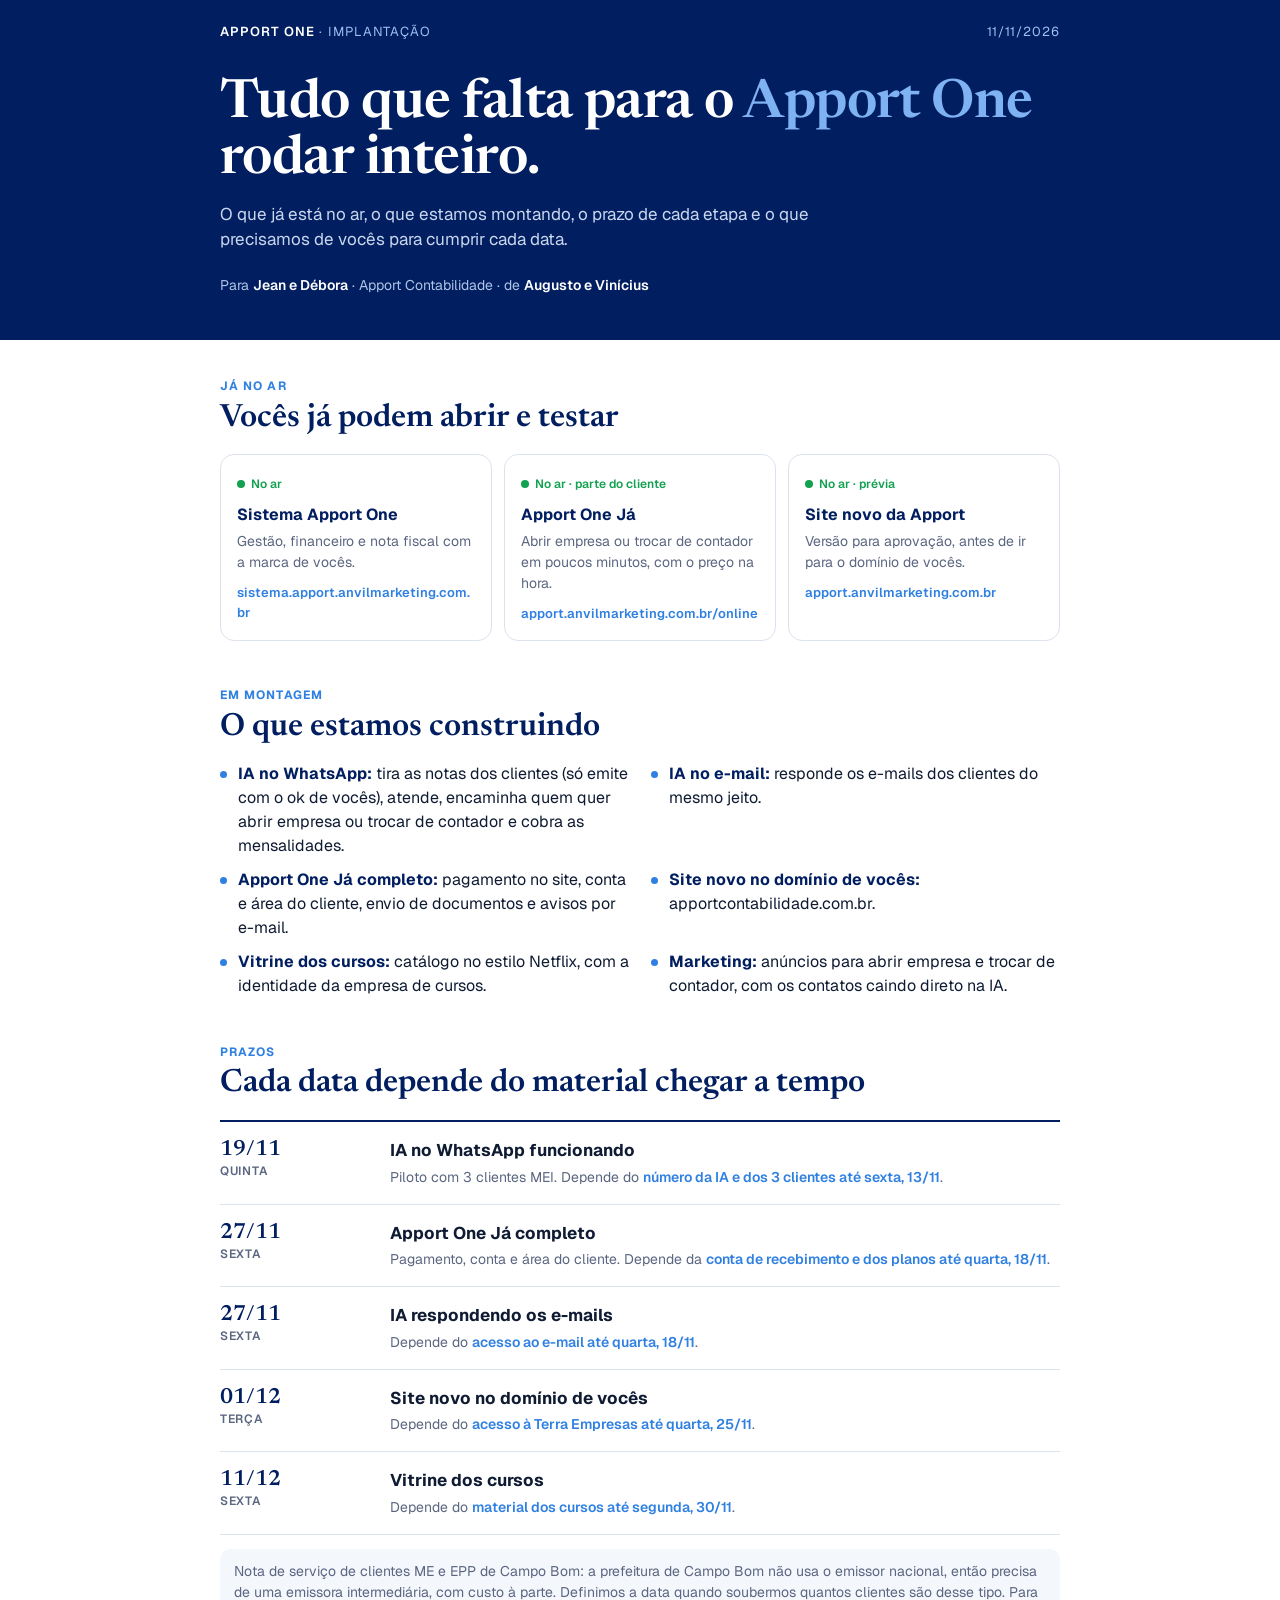
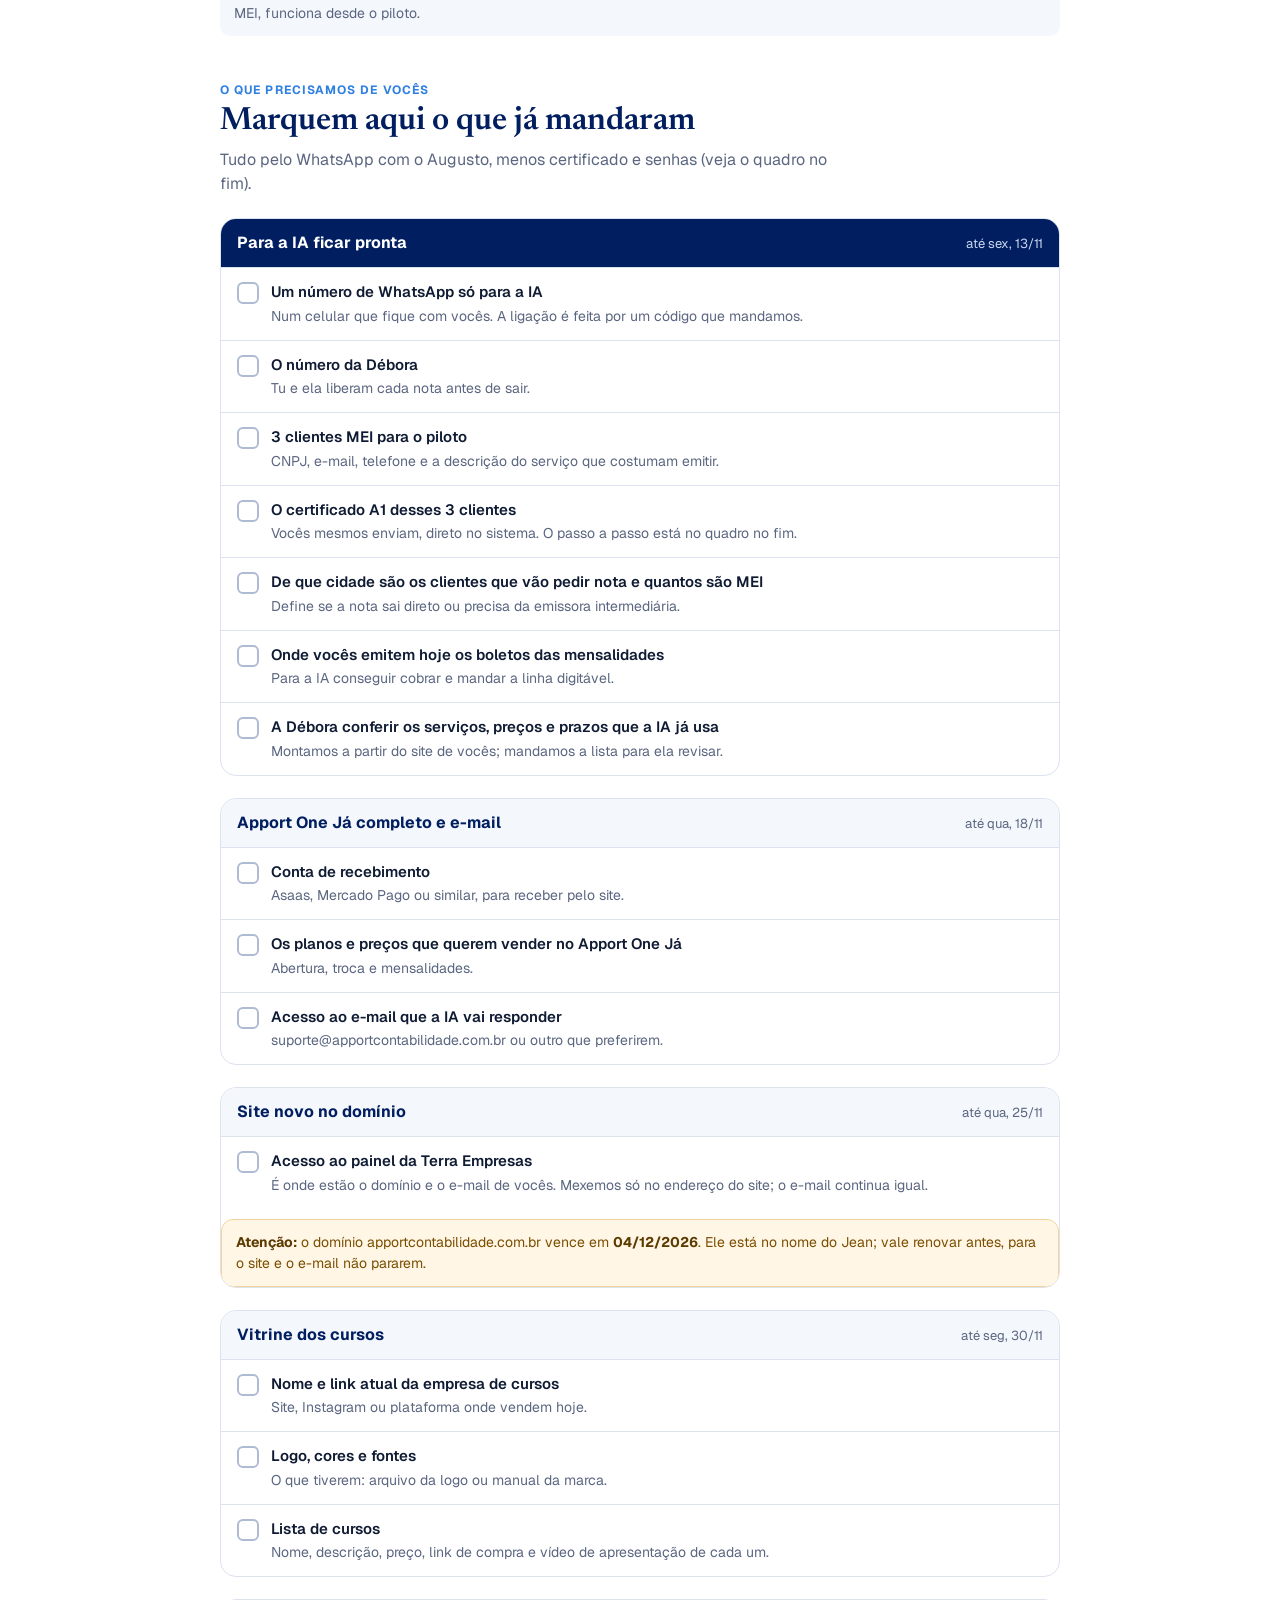
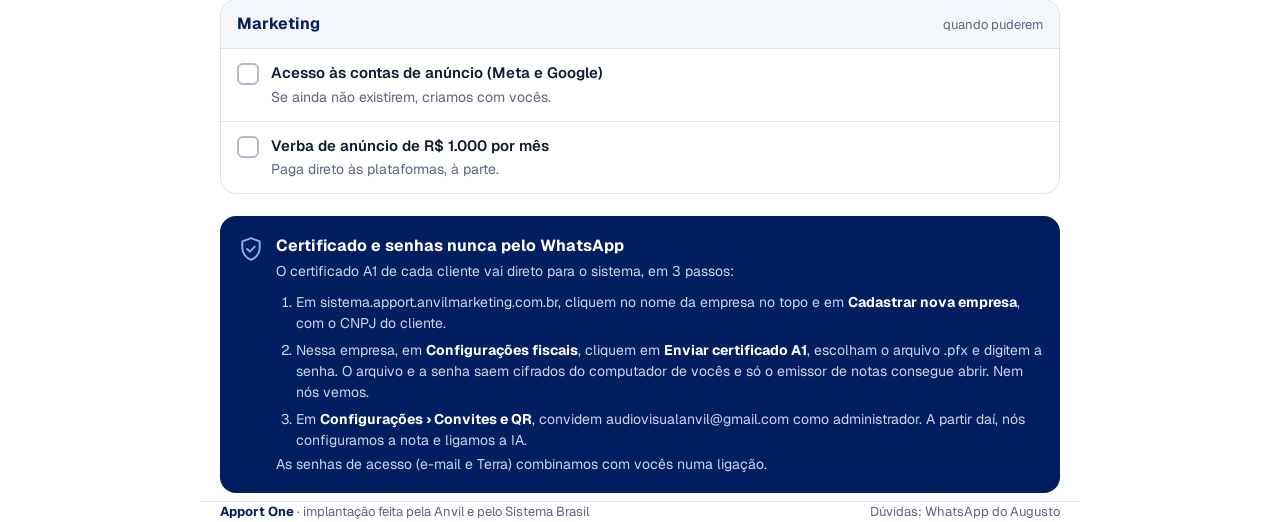
<file: implantacao/index.html>
<!doctype html>
<html lang="pt-BR">
<head>
<meta charset="utf-8">
<meta name="viewport" content="width=device-width, initial-scale=1">
<meta name="robots" content="noindex, nofollow">
<title>Implantação Apport One · etapas, prazos e o que precisamos</title>
<meta name="description" content="O que já está no ar, o que estamos montando, o prazo de cada etapa e o que precisamos da Apport.">
<meta property="og:title" content="Implantação Apport One">
<meta property="og:description" content="O que já está no ar, o prazo de cada etapa e o que precisamos de vocês.">
<meta property="og:type" content="website">
<meta property="og:url" content="https://apport.anvilmarketing.com.br/implantacao/">
<meta property="og:image" content="https://apport.anvilmarketing.com.br/implantacao/og.jpg">
<meta property="og:image:width" content="1200">
<meta property="og:image:height" content="630">
<meta name="theme-color" content="#001E60">
<link rel="preconnect" href="https://fonts.googleapis.com">
<link rel="preconnect" href="https://fonts.gstatic.com" crossorigin>
<link href="https://fonts.googleapis.com/css2?family=Geist:wght@400;500;600;700&family=Newsreader:opsz,wght@6..72,500;6..72,600&display=swap" rel="stylesheet">
<style>
:root{--navy:#001E60;--azul:#3080E2;--tinta:#0F1B33;--cinza:#5B6680;--linha:#DCE3EF;--fundo:#F4F7FC;--ok:#12A150}
*{box-sizing:border-box;margin:0;padding:0}
html{-webkit-text-size-adjust:100%}
body{font-family:Geist,system-ui,sans-serif;color:var(--tinta);background:#fff;line-height:1.5;font-size:16px}
a{color:var(--azul)}
.c{max-width:880px;margin:0 auto;padding:0 20px}
header.topo{background:var(--navy);color:#fff;padding:22px 0 44px}
.marca{display:flex;justify-content:space-between;align-items:center;font-size:13px;letter-spacing:.08em;text-transform:uppercase;color:#9DBEF0}
.marca b{color:#fff;font-weight:600}
h1{font-family:Newsreader,Georgia,serif;font-weight:600;font-size:clamp(34px,7vw,54px);line-height:1.04;letter-spacing:-.01em;margin-top:34px}
h1 em{font-style:normal;color:#7FB2F2}
.sub{margin-top:14px;color:#C9D7EE;font-size:17px;max-width:620px}
.para{margin-top:22px;font-size:14px;color:#AFC4E6}
.para b{color:#fff;font-weight:600}
section{padding:40px 0 8px}
h2{font-family:Newsreader,Georgia,serif;font-weight:600;font-size:clamp(25px,4.6vw,32px);color:var(--navy);line-height:1.15}
h2 small{display:block;font-family:Geist,sans-serif;font-size:12px;font-weight:700;letter-spacing:.09em;text-transform:uppercase;color:var(--azul);margin-bottom:6px}
.lead{color:var(--cinza);margin-top:8px;max-width:640px}
.cards{display:grid;grid-template-columns:repeat(3,minmax(0,1fr));gap:12px;margin-top:18px}
.card{border:1px solid var(--linha);border-radius:14px;padding:16px;text-decoration:none;color:inherit;display:block;background:#fff}
.card:hover{border-color:var(--azul)}
.card .st{display:inline-flex;align-items:center;gap:6px;font-size:12px;font-weight:600;color:var(--ok)}
.card .st i{width:8px;height:8px;border-radius:50%;background:var(--ok);display:inline-block}
.card b{display:block;margin-top:8px;font-size:16px;color:var(--navy)}
.card span{display:block;font-size:14px;color:var(--cinza);margin-top:4px}
.card u{display:block;margin-top:10px;font-size:13px;color:var(--azul);text-decoration:none;font-weight:600;word-break:break-all}
.lista{list-style:none;margin-top:16px;display:grid;grid-template-columns:1fr 1fr;gap:10px 22px}
.lista li{position:relative;padding-left:18px}
.lista li::before{content:"";position:absolute;left:0;top:9px;width:7px;height:7px;border-radius:50%;background:var(--azul)}
.lista b{color:var(--navy)}
.prazos{margin-top:18px;border-top:2px solid var(--navy)}
.prazo{display:grid;grid-template-columns:150px 1fr;gap:4px 20px;padding:16px 0;border-bottom:1px solid var(--linha)}
.prazo .d{font-family:Newsreader,Georgia,serif;font-size:22px;font-weight:600;color:var(--navy);line-height:1.1}
.prazo .d small{display:block;font-family:Geist,sans-serif;font-size:12px;font-weight:600;color:var(--cinza);text-transform:uppercase;letter-spacing:.06em;margin-top:3px}
.prazo b{font-size:17px;color:var(--tinta)}
.prazo p{font-size:14px;color:var(--cinza);margin-top:3px}
.prazo p em{font-style:normal;color:var(--azul);font-weight:600}
.nota{margin-top:14px;font-size:14px;color:var(--cinza);background:var(--fundo);border-radius:10px;padding:12px 14px}
.grupo{margin-top:22px;border:1px solid var(--linha);border-radius:16px;overflow:hidden}
.grupo>header{display:flex;justify-content:space-between;align-items:baseline;gap:12px;background:var(--fundo);padding:12px 16px;border-bottom:1px solid var(--linha)}
.grupo>header b{color:var(--navy);font-size:16px}
.grupo>header span{font-size:13px;color:var(--cinza);white-space:nowrap}
.grupo.urg>header{background:var(--navy)}
.grupo.urg>header b{color:#fff}
.grupo.urg>header span{color:#C9D7EE}
.item{display:flex;gap:12px;padding:13px 16px;border-top:1px solid var(--linha);cursor:pointer;align-items:flex-start}
.item:first-of-type{border-top:0}
.item input{appearance:none;-webkit-appearance:none;flex:none;width:22px;height:22px;border:2px solid #AEBBD3;border-radius:6px;margin-top:1px;display:grid;place-content:center;cursor:pointer;background:#fff}
.item input:checked{background:var(--ok);border-color:var(--ok)}
.item input:checked::after{content:"";width:6px;height:11px;border:solid #fff;border-width:0 2.5px 2.5px 0;transform:rotate(45deg) translate(-1px,-1px)}
.item input:focus-visible{outline:3px solid var(--azul);outline-offset:2px}
.item .t b{display:block;font-size:15px;color:var(--tinta);font-weight:600}
.item .t span{display:block;font-size:14px;color:var(--cinza);margin-top:2px}
.item input:checked + .t b{color:var(--cinza);text-decoration:line-through}
.alerta{margin-top:10px;background:#FFF6E5;border:1px solid #F2D49B;color:#7A4E00;border-radius:12px;padding:12px 14px;font-size:14px}
.alerta b{color:#5C3A00}
.seguro{margin-top:22px;display:flex;gap:12px;align-items:flex-start;background:var(--navy);color:#fff;border-radius:16px;padding:18px}
.seguro svg{flex:none;margin-top:2px}
.seguro b{display:block;font-size:16px}
.seguro span{display:block;color:#C9D7EE;font-size:14px;margin-top:3px}
.seguro ol{margin:10px 0 0;padding-left:20px;color:#C9D7EE;font-size:14px;display:grid;gap:6px}
.seguro ol b{display:inline;font-size:inherit;color:#fff}
.conta{margin-top:10px;font-size:13px;color:var(--cinza)}
footer{margin-top:44px;border-top:1px solid var(--linha);padding:22px 0 34px;font-size:13px;color:var(--cinza);display:flex;justify-content:space-between;gap:12px;flex-wrap:wrap}
footer b{color:var(--navy)}
@media (max-width:720px){
  .cards{grid-template-columns:1fr}
  .lista{grid-template-columns:1fr}
  .prazo{grid-template-columns:1fr}
}
</style>
</head>
<body>

<header class="topo">
  <div class="c">
    <div class="marca"><span><b>Apport One</b> · implantação</span><span>11/11/2026</span></div>
    <h1>Tudo que falta para o <em>Apport One</em> rodar inteiro.</h1>
    <p class="sub">O que já está no ar, o que estamos montando, o prazo de cada etapa e o que precisamos de vocês para cumprir cada data.</p>
    <p class="para">Para <b>Jean e Débora</b> · Apport Contabilidade · de <b>Augusto e Vinícius</b></p>
  </div>
</header>

<main class="c">

<section>
  <h2><small>Já no ar</small>Vocês já podem abrir e testar</h2>
  <div class="cards">
    <a class="card" href="https://sistema.apport.anvilmarketing.com.br/login" target="_blank" rel="noopener">
      <span class="st"><i></i>No ar</span>
      <b>Sistema Apport One</b>
      <span>Gestão, financeiro e nota fiscal com a marca de vocês.</span>
      <u>sistema.apport.anvilmarketing.com.br</u>
    </a>
    <a class="card" href="https://apport.anvilmarketing.com.br/online/" target="_blank" rel="noopener">
      <span class="st"><i></i>No ar · parte do cliente</span>
      <b>Apport One Já</b>
      <span>Abrir empresa ou trocar de contador em poucos minutos, com o preço na hora.</span>
      <u>apport.anvilmarketing.com.br/online</u>
    </a>
    <a class="card" href="https://apport.anvilmarketing.com.br/" target="_blank" rel="noopener">
      <span class="st"><i></i>No ar · prévia</span>
      <b>Site novo da Apport</b>
      <span>Versão para aprovação, antes de ir para o domínio de vocês.</span>
      <u>apport.anvilmarketing.com.br</u>
    </a>
  </div>
</section>

<section>
  <h2><small>Em montagem</small>O que estamos construindo</h2>
  <ul class="lista">
    <li><b>IA no WhatsApp:</b> tira as notas dos clientes (só emite com o ok de vocês), atende, encaminha quem quer abrir empresa ou trocar de contador e cobra as mensalidades.</li>
    <li><b>IA no e-mail:</b> responde os e-mails dos clientes do mesmo jeito.</li>
    <li><b>Apport One Já completo:</b> pagamento no site, conta e área do cliente, envio de documentos e avisos por e-mail.</li>
    <li><b>Site novo no domínio de vocês:</b> apportcontabilidade.com.br.</li>
    <li><b>Vitrine dos cursos:</b> catálogo no estilo Netflix, com a identidade da empresa de cursos.</li>
    <li><b>Marketing:</b> anúncios para abrir empresa e trocar de contador, com os contatos caindo direto na IA.</li>
  </ul>
</section>

<section>
  <h2><small>Prazos</small>Cada data depende do material chegar a tempo</h2>
  <div class="prazos">
    <div class="prazo"><div class="d">19/11<small>quinta</small></div><div><b>IA no WhatsApp funcionando</b><p>Piloto com 3 clientes MEI. Depende do <em>número da IA e dos 3 clientes até sexta, 13/11</em>.</p></div></div>
    <div class="prazo"><div class="d">27/11<small>sexta</small></div><div><b>Apport One Já completo</b><p>Pagamento, conta e área do cliente. Depende da <em>conta de recebimento e dos planos até quarta, 18/11</em>.</p></div></div>
    <div class="prazo"><div class="d">27/11<small>sexta</small></div><div><b>IA respondendo os e-mails</b><p>Depende do <em>acesso ao e-mail até quarta, 18/11</em>.</p></div></div>
    <div class="prazo"><div class="d">01/12<small>terça</small></div><div><b>Site novo no domínio de vocês</b><p>Depende do <em>acesso à Terra Empresas até quarta, 25/11</em>.</p></div></div>
    <div class="prazo"><div class="d">11/12<small>sexta</small></div><div><b>Vitrine dos cursos</b><p>Depende do <em>material dos cursos até segunda, 30/11</em>.</p></div></div>
  </div>
  <p class="nota">Nota de serviço de clientes ME e EPP de Campo Bom: a prefeitura de Campo Bom não usa o emissor nacional, então precisa de uma emissora intermediária, com custo à parte. Definimos a data quando soubermos quantos clientes são desse tipo. Para MEI, funciona desde o piloto.</p>
</section>

<section>
  <h2><small>O que precisamos de vocês</small>Marquem aqui o que já mandaram</h2>
  <p class="lead">Tudo pelo WhatsApp com o Augusto, menos certificado e senhas (veja o quadro no fim).</p>

  <div class="grupo urg">
    <header><b>Para a IA ficar pronta</b><span>até sex, 13/11</span></header>
    <label class="item"><input type="checkbox" data-id="numero-ia"><span class="t"><b>Um número de WhatsApp só para a IA</b><span>Num celular que fique com vocês. A ligação é feita por um código que mandamos.</span></span></label>
    <label class="item"><input type="checkbox" data-id="numero-debora"><span class="t"><b>O número da Débora</b><span>Tu e ela liberam cada nota antes de sair.</span></span></label>
    <label class="item"><input type="checkbox" data-id="tres-mei"><span class="t"><b>3 clientes MEI para o piloto</b><span>CNPJ, e-mail, telefone e a descrição do serviço que costumam emitir.</span></span></label>
    <label class="item"><input type="checkbox" data-id="certificados"><span class="t"><b>O certificado A1 desses 3 clientes</b><span>Vocês mesmos enviam, direto no sistema. O passo a passo está no quadro no fim.</span></span></label>
    <label class="item"><input type="checkbox" data-id="cidades"><span class="t"><b>De que cidade são os clientes que vão pedir nota e quantos são MEI</b><span>Define se a nota sai direto ou precisa da emissora intermediária.</span></span></label>
    <label class="item"><input type="checkbox" data-id="boletos"><span class="t"><b>Onde vocês emitem hoje os boletos das mensalidades</b><span>Para a IA conseguir cobrar e mandar a linha digitável.</span></span></label>
    <label class="item"><input type="checkbox" data-id="precos"><span class="t"><b>A Débora conferir os serviços, preços e prazos que a IA já usa</b><span>Montamos a partir do site de vocês; mandamos a lista para ela revisar.</span></span></label>
  </div>

  <div class="grupo">
    <header><b>Apport One Já completo e e-mail</b><span>até qua, 18/11</span></header>
    <label class="item"><input type="checkbox" data-id="recebimento"><span class="t"><b>Conta de recebimento</b><span>Asaas, Mercado Pago ou similar, para receber pelo site.</span></span></label>
    <label class="item"><input type="checkbox" data-id="planos"><span class="t"><b>Os planos e preços que querem vender no Apport One Já</b><span>Abertura, troca e mensalidades.</span></span></label>
    <label class="item"><input type="checkbox" data-id="email"><span class="t"><b>Acesso ao e-mail que a IA vai responder</b><span>suporte@apportcontabilidade.com.br ou outro que preferirem.</span></span></label>
  </div>

  <div class="grupo">
    <header><b>Site novo no domínio</b><span>até qua, 25/11</span></header>
    <label class="item"><input type="checkbox" data-id="terra"><span class="t"><b>Acesso ao painel da Terra Empresas</b><span>É onde estão o domínio e o e-mail de vocês. Mexemos só no endereço do site; o e-mail continua igual.</span></span></label>
    <div class="alerta"><b>Atenção:</b> o domínio apportcontabilidade.com.br vence em <b>04/12/2026</b>. Ele está no nome do Jean; vale renovar antes, para o site e o e-mail não pararem.</div>
  </div>

  <div class="grupo">
    <header><b>Vitrine dos cursos</b><span>até seg, 30/11</span></header>
    <label class="item"><input type="checkbox" data-id="curso-nome"><span class="t"><b>Nome e link atual da empresa de cursos</b><span>Site, Instagram ou plataforma onde vendem hoje.</span></span></label>
    <label class="item"><input type="checkbox" data-id="curso-marca"><span class="t"><b>Logo, cores e fontes</b><span>O que tiverem: arquivo da logo ou manual da marca.</span></span></label>
    <label class="item"><input type="checkbox" data-id="curso-lista"><span class="t"><b>Lista de cursos</b><span>Nome, descrição, preço, link de compra e vídeo de apresentação de cada um.</span></span></label>
  </div>

  <div class="grupo">
    <header><b>Marketing</b><span>quando puderem</span></header>
    <label class="item"><input type="checkbox" data-id="anuncios"><span class="t"><b>Acesso às contas de anúncio (Meta e Google)</b><span>Se ainda não existirem, criamos com vocês.</span></span></label>
    <label class="item"><input type="checkbox" data-id="verba"><span class="t"><b>Verba de anúncio de R$ 1.000 por mês</b><span>Paga direto às plataformas, à parte.</span></span></label>
  </div>
  <p class="conta" id="conta" aria-live="polite"></p>

  <div class="seguro">
    <svg width="26" height="26" viewBox="0 0 24 24" fill="none" aria-hidden="true"><path d="M12 2 4 5v6c0 5 3.4 9.4 8 11 4.6-1.6 8-6 8-11V5l-8-3Z" stroke="#7FB2F2" stroke-width="1.8"/><path d="m8.5 12 2.4 2.4L15.5 9.8" stroke="#7FB2F2" stroke-width="1.8" stroke-linecap="round" stroke-linejoin="round"/></svg>
    <div><b>Certificado e senhas nunca pelo WhatsApp</b><span>O certificado A1 de cada cliente vai direto para o sistema, em 3 passos:</span>
      <ol>
        <li>Em sistema.apport.anvilmarketing.com.br, cliquem no nome da empresa no topo e em <b>Cadastrar nova empresa</b>, com o CNPJ do cliente.</li>
        <li>Nessa empresa, em <b>Configurações fiscais</b>, cliquem em <b>Enviar certificado A1</b>, escolham o arquivo .pfx e digitem a senha. O arquivo e a senha saem cifrados do computador de vocês e só o emissor de notas consegue abrir. Nem nós vemos.</li>
        <li>Em <b>Configurações › Convites e QR</b>, convidem audiovisualanvil@gmail.com como administrador. A partir daí, nós configuramos a nota e ligamos a IA.</li>
      </ol>
      <span>As senhas de acesso (e-mail e Terra) combinamos com vocês numa ligação.</span></div>
  </div>
</section>

</main>

<footer class="c">
  <span><b>Apport One</b> · implantação feita pela Anvil e pelo Sistema Brasil</span>
  <span>Dúvidas: WhatsApp do Augusto</span>
</footer>

<script>
(function () {
  var caixas = [].slice.call(document.querySelectorAll('.item input'));
  var chave = 'apport-implantacao-v1';
  var feito = {};
  try { feito = JSON.parse(localStorage.getItem(chave) || '{}') || {}; } catch (e) { feito = {}; }
  function conta() {
    var n = caixas.filter(function (c) { return c.checked; }).length;
    document.getElementById('conta').textContent = n ? n + ' de ' + caixas.length + ' itens marcados neste aparelho.' : '';
  }
  caixas.forEach(function (c) {
    c.checked = !!feito[c.dataset.id];
    c.addEventListener('change', function () {
      feito[c.dataset.id] = c.checked;
      try { localStorage.setItem(chave, JSON.stringify(feito)); } catch (e) {}
      conta();
    });
  });
  conta();
})();
</script>
</body>
</html>
</file>
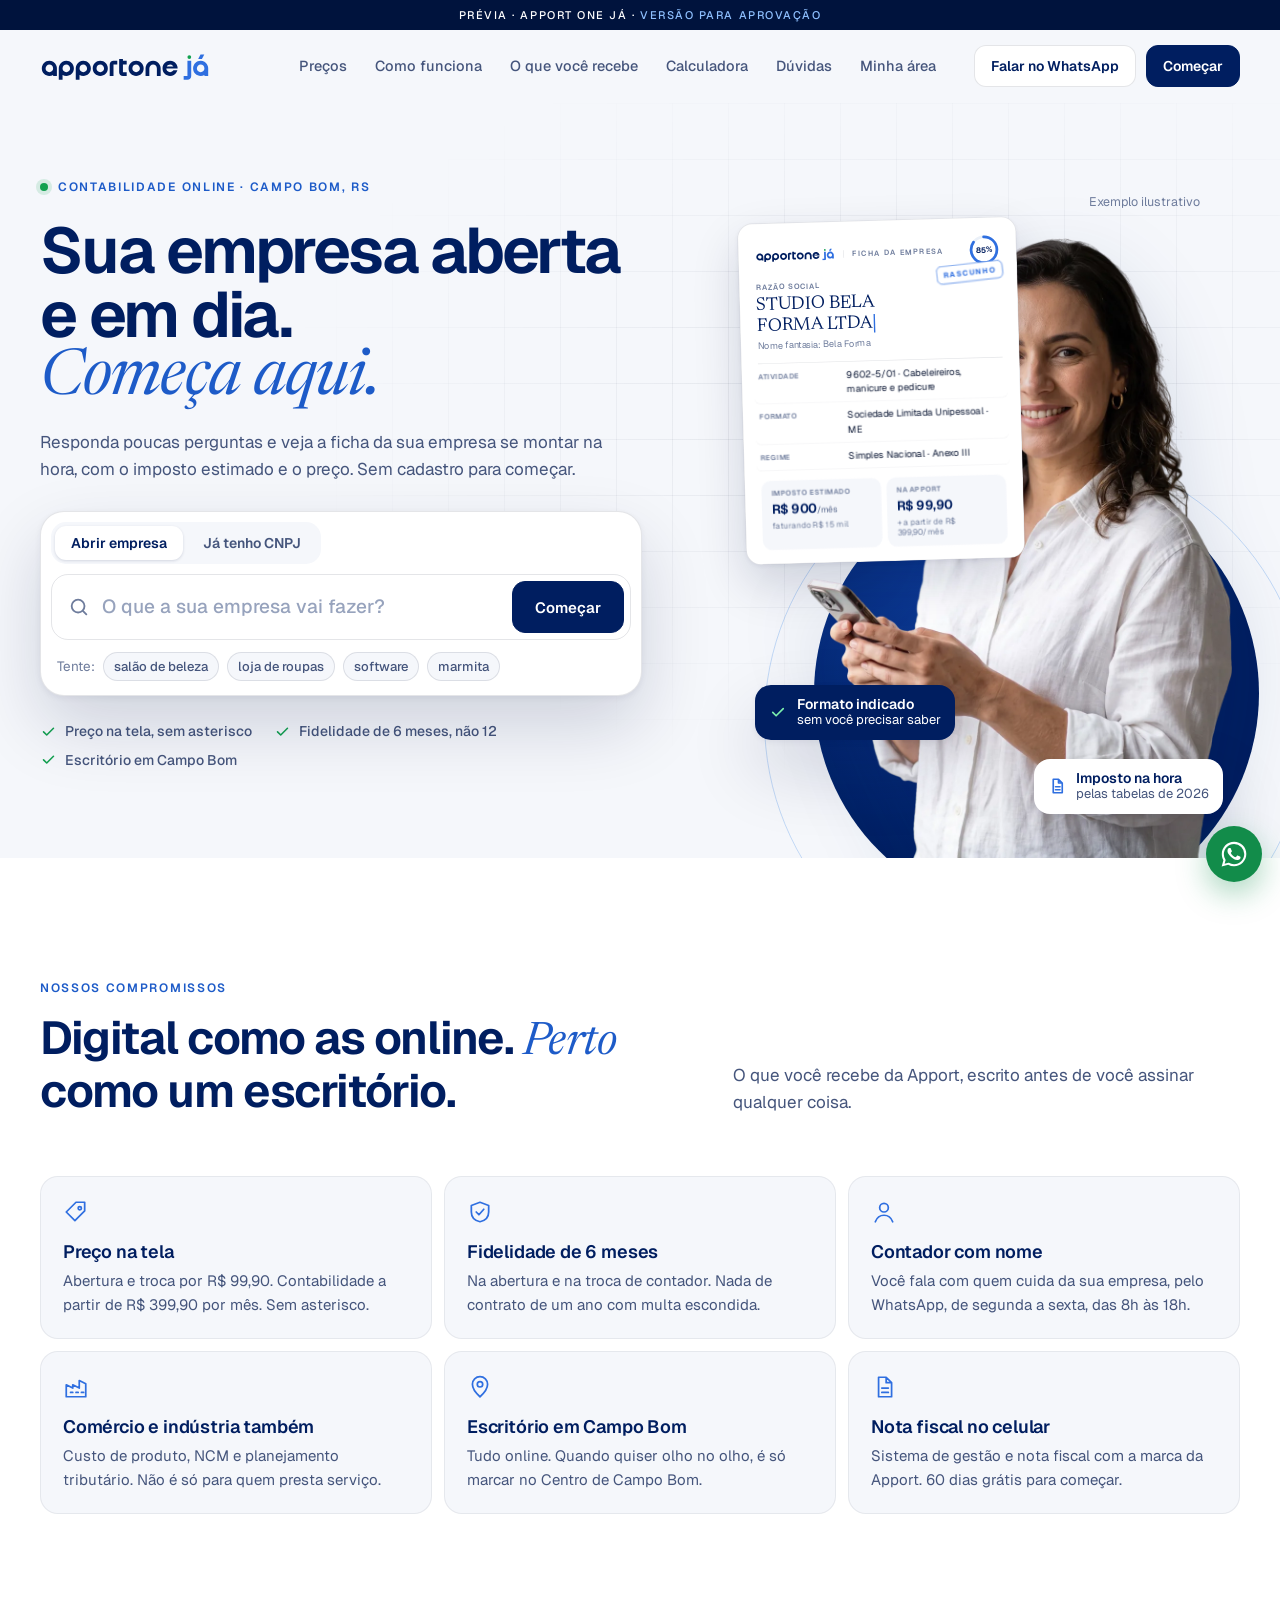
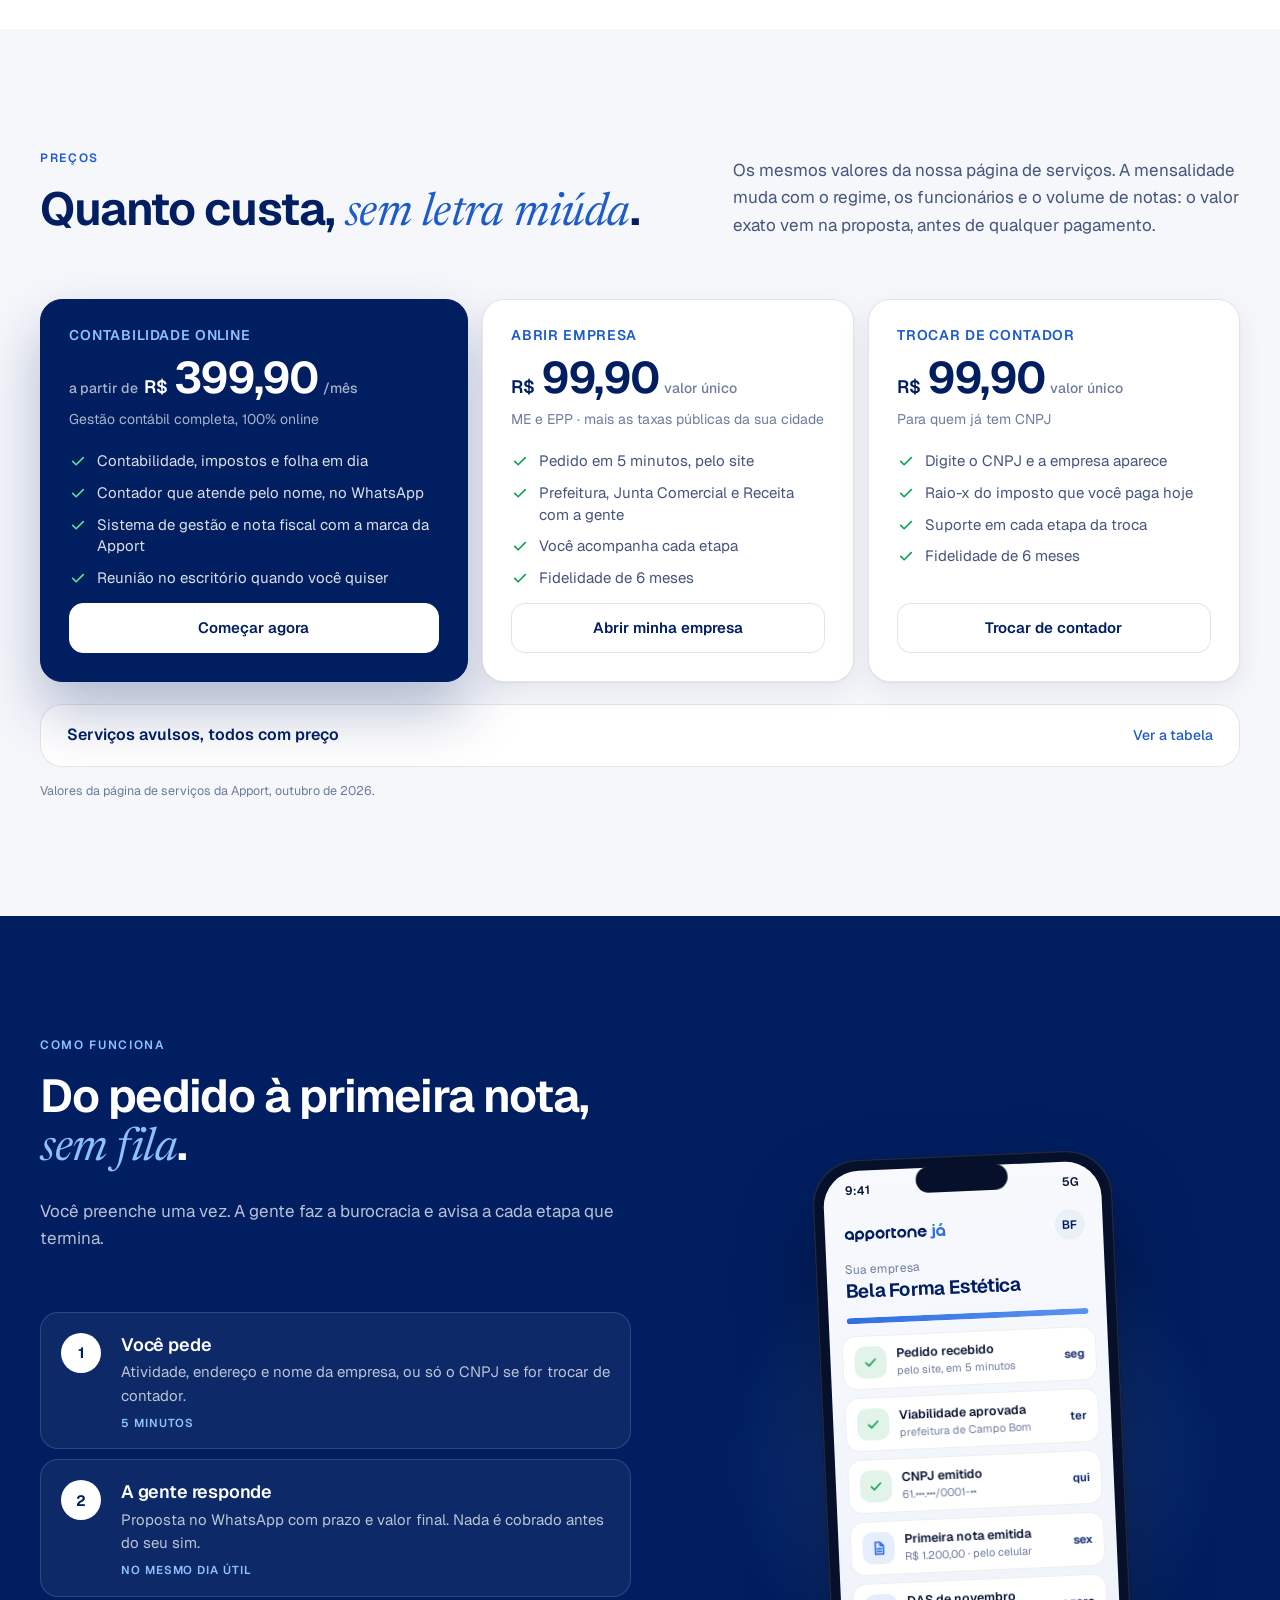
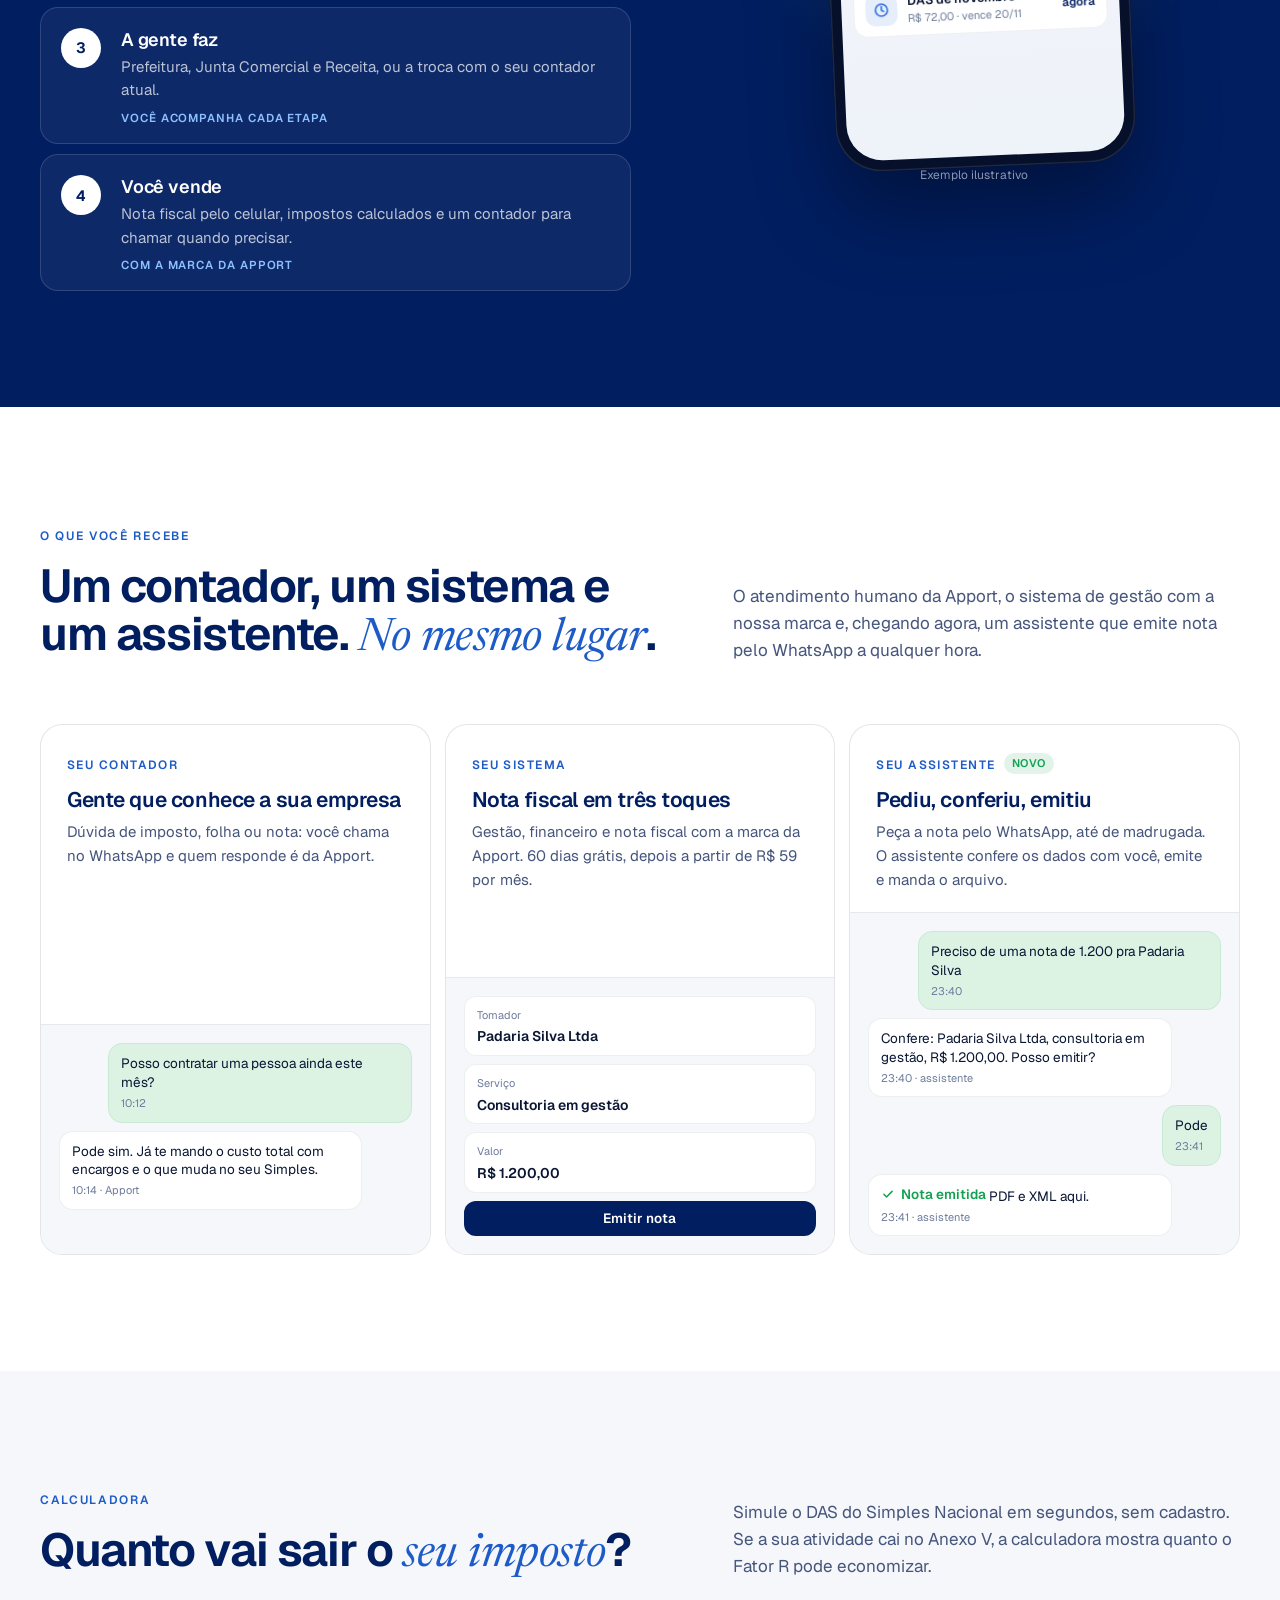
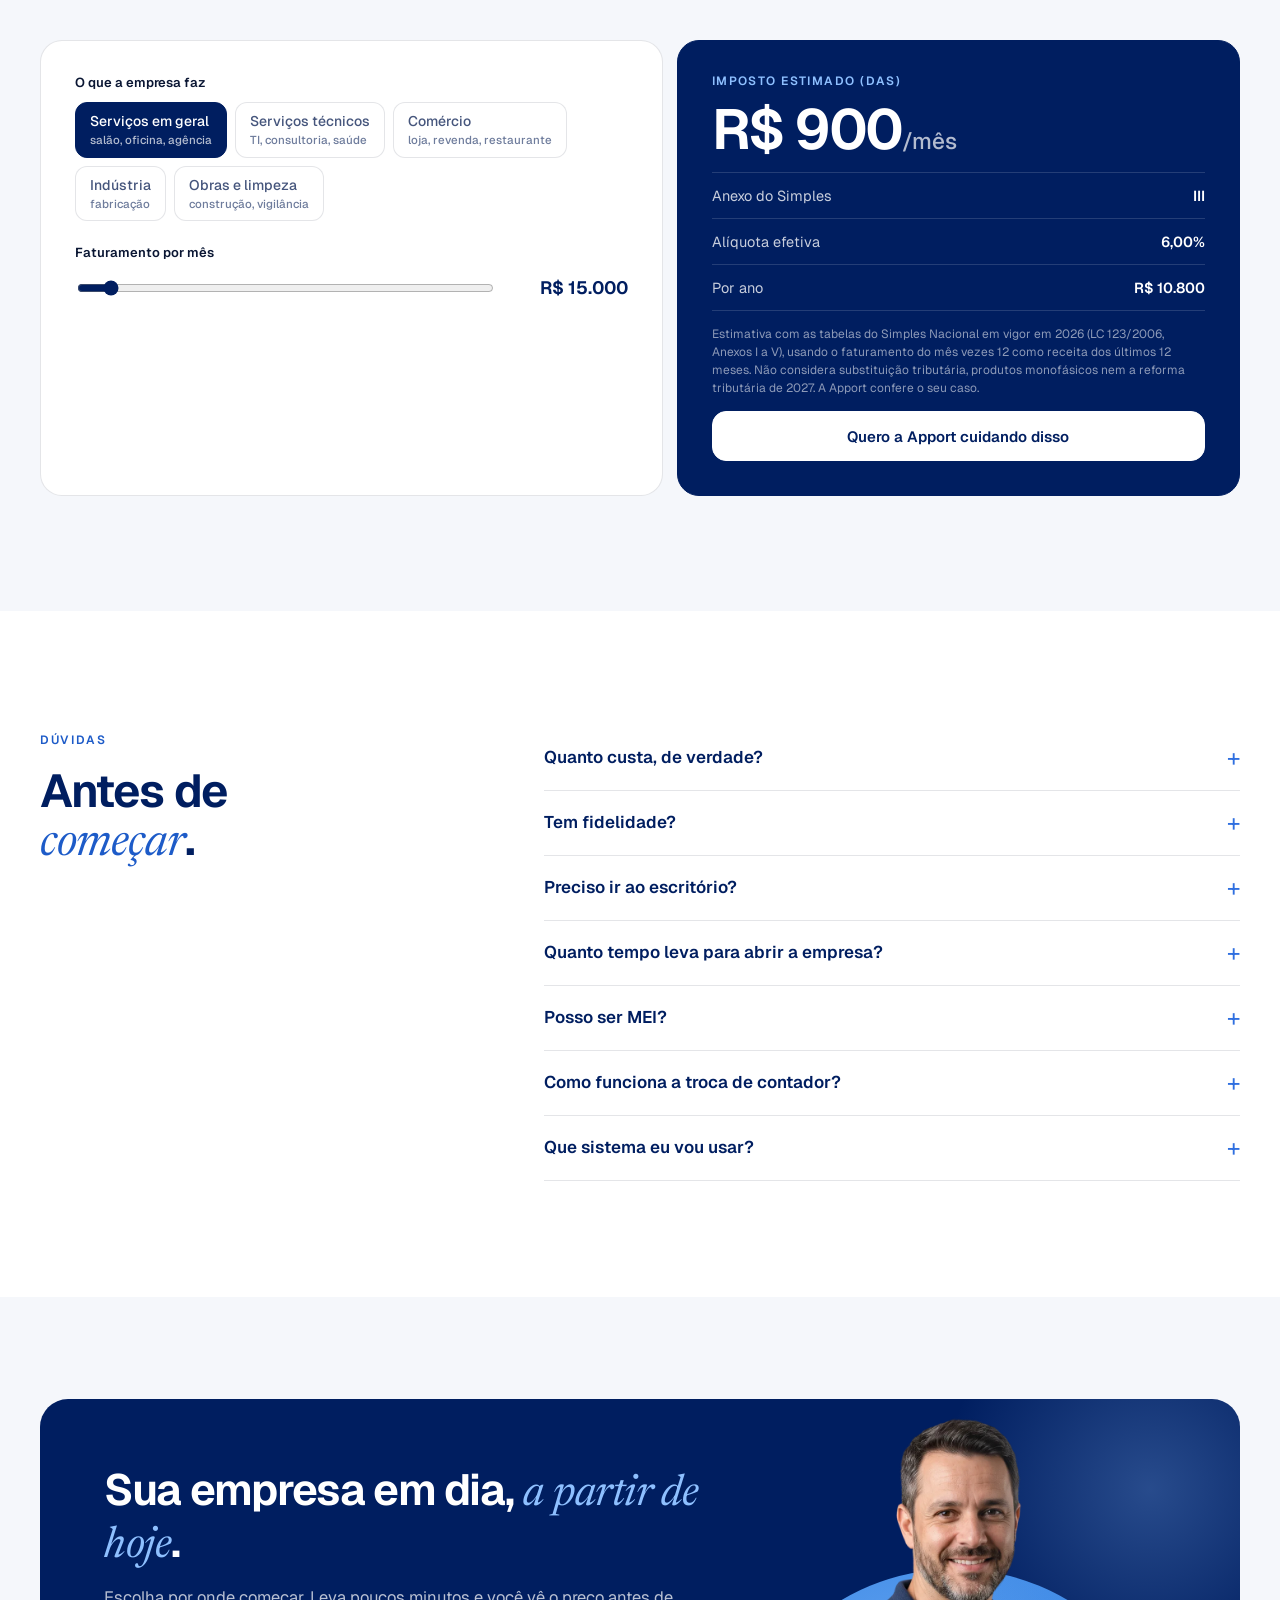
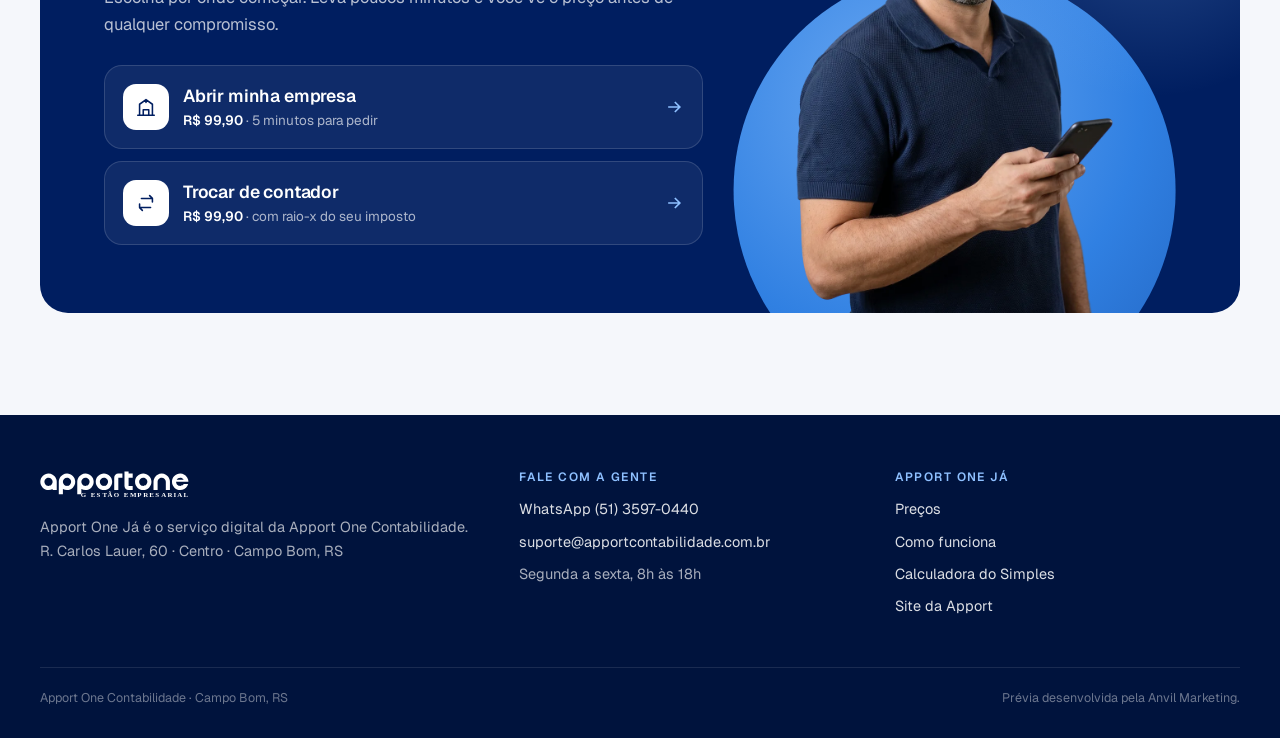
<file: online/index.html>
<!doctype html>
<html lang="pt-BR">
<head>
<meta charset="utf-8">
<meta name="viewport" content="width=device-width, initial-scale=1, viewport-fit=cover">
<title>Apport One Já · Sua empresa aberta e em dia</title>
<meta name="description" content="Abra sua empresa ou troque de contador e veja a ficha dela se montar na hora, com imposto estimado e preço. Fidelidade de 6 meses e escritório em Campo Bom.">
<meta name="robots" content="noindex, nofollow">
<meta property="og:title" content="Apport One Já · Abra sua empresa ou troque de contador">
<meta property="og:description" content="Em poucos minutos, com o preço na hora. Abertura e troca por R$ 99,90 e fidelidade de 6 meses. Apport One Contabilidade, Campo Bom.">
<meta property="og:image" content="https://apport.anvilmarketing.com.br/online/img/og.jpg">
<meta property="og:image:width" content="1200">
<meta property="og:image:height" content="630">
<meta property="og:type" content="website">
<meta property="og:url" content="https://apport.anvilmarketing.com.br/online/">
<meta name="theme-color" content="#001E60">
<link rel="icon" href="data:image/svg+xml,%3Csvg xmlns=%22http://www.w3.org/2000/svg%22 viewBox=%220 0 512 512%22 role=%22img%22 aria-label=%22Apport One J%C3%A1%22%3E%3Crect width=%22512%22 height=%22512%22 rx=%22120%22 fill=%22%23001E60%22/%3E%3Cg transform=%22translate(64.44 85.32) scale(1.420)%22%3E%3Cpath fill=%22%23FFFFFF%22 d=%22M234.58 139.5c-5.2-20.23-16.4-38.05-31.59-51.46-5.11-4.51-10.68-8.52-16.61-11.96-15.14-8.76-32.72-13.77-51.46-13.77-28.42 0-54.15 11.52-72.77 30.14-18.63 18.62-30.14 44.35-30.14 72.77s11.52 54.15 30.14 72.77 44.35 30.14 72.77 30.14c18.74 0 36.32-5.01 51.46-13.77v13.77h51.46V165.22c0-8.89-1.13-17.51-3.25-25.73Zm-63.28 62.11c-9.31 9.31-22.17 15.07-36.38 15.07s-27.08-5.76-36.38-15.07c-9.31-9.31-15.07-22.18-15.07-36.38s5.76-27.07 15.07-36.38 22.17-15.07 36.38-15.07c28.42 0 51.46 23.04 51.46 51.46 0 14.21-5.76 27.07-15.07 36.38Z%22/%3E%3Ccircle cx=%22212.07%22 cy=%224.42%22 r=%2232.16%22 fill=%22%233DDC84%22/%3E%3C/g%3E%3C/svg%3E">
<link rel="preconnect" href="https://fonts.googleapis.com">
<link rel="preconnect" href="https://fonts.gstatic.com" crossorigin>
<link href="https://fonts.googleapis.com/css2?family=Newsreader:ital,opsz,wght@0,6..72,300..500;1,6..72,300..500&family=Geist:wght@300..700&display=swap" rel="stylesheet">
<style>
/* Apport One Já · prévia Anvil. A ficha da empresa se monta enquanto a pessoa responde. */
:root{
  --navy:#001E60; --navy2:#0A2A73; --noite:#00133D; --azul:#2F6FE0; --azul-t:#1D5BC8; --ceu:#8EC0FF;
  --papel:#F5F7FB; --papel2:#EAF0F8; --branco:#FFFFFF; --tinta:#0A1633; --tinta2:#45557C; --cinza:#6E7C9C;
  --fio:rgba(10,22,51,.11); --fio2:rgba(10,22,51,.065); --fio-e:rgba(255,255,255,.14); --ok:#12A150; --erro:#C2341B;
  --r:18px;
  --sans:"Geist",system-ui,-apple-system,"Segoe UI",Arial,sans-serif;
  --serif:"Newsreader",Georgia,serif;
  --w:1240px; --g:20px;
  --mola:cubic-bezier(.22,.7,.2,1);
  --sombra:0 1px 2px rgba(0,19,61,.05),0 10px 30px rgba(0,19,61,.07);
  --sombra2:0 2px 6px rgba(0,19,61,.06),0 30px 70px rgba(0,19,61,.16);
}
@media(min-width:800px){:root{--g:40px}}
*{box-sizing:border-box}
html{-webkit-text-size-adjust:100%;scroll-behavior:smooth}
html.travado{overflow:hidden}
body{margin:0;background:var(--papel);color:var(--tinta);font:400 16px/1.6 var(--sans);-webkit-font-smoothing:antialiased;text-rendering:optimizeLegibility;overflow-x:hidden}
img,svg{display:block;max-width:100%}
a{color:inherit}
button,input,select,textarea{font:inherit;color:inherit}
[hidden]{display:none!important}
.c{width:min(var(--w),100% - var(--g)*2);margin-inline:auto}
.sr{position:absolute;width:1px;height:1px;overflow:hidden;clip:rect(0 0 0 0);white-space:nowrap}
:focus-visible{outline:2px solid var(--azul);outline-offset:3px}
::selection{background:var(--ceu);color:var(--navy)}
h1,h2,h3,h4,p{margin:0}
em.s{font-family:var(--serif);font-style:italic;font-weight:400;letter-spacing:-.01em}
kbd{font:600 11px/1 var(--sans);padding:4px 6px;border-radius:6px;border:1px solid currentColor;opacity:.6}

.previa{position:relative;z-index:60;background:var(--noite);color:#fff;font:500 11px/30px var(--sans);letter-spacing:.14em;text-transform:uppercase;text-align:center;white-space:nowrap;overflow:hidden;text-overflow:ellipsis;padding:0 12px}
.previa b{font-weight:500;color:var(--ceu)}

/* cabeçalho */
.topo{position:sticky;top:0;z-index:50;background:rgba(245,247,251,.86);backdrop-filter:saturate(1.4) blur(14px);-webkit-backdrop-filter:saturate(1.4) blur(14px);border-bottom:1px solid transparent;transition:border-color .4s}
.topo.rolou{border-color:var(--fio)}
.topo .c{display:flex;align-items:center;gap:26px;min-height:72px}
.marca{display:flex;align-items:center;gap:12px;text-decoration:none;color:var(--navy);flex:none}
.marca svg.wm{width:170px;height:27px}
.marca .tag{font:600 10.5px/1 var(--sans);letter-spacing:.12em;text-transform:uppercase;color:var(--azul-t);border:1px solid rgba(47,111,224,.35);padding:5px 8px;border-radius:99px}
.menu{display:flex;gap:4px;margin-left:auto}
.menu a{text-decoration:none;font:500 14.5px/1 var(--sans);color:var(--tinta2);padding:10px 12px;border-radius:10px;transition:background .3s,color .3s}
.menu a:hover{background:var(--papel2);color:var(--tinta)}
.topo .acoes{display:flex;gap:10px;align-items:center}
.abre{display:none;width:44px;height:44px;border:1px solid var(--fio);border-radius:12px;background:var(--branco);cursor:pointer;place-items:center;margin-left:auto}
.abre span{display:block;width:18px;height:1.6px;background:var(--navy);margin:3px auto;transition:transform .3s,opacity .3s}
.abre[aria-expanded=true] span:nth-child(1){transform:translateY(4.6px) rotate(45deg)}
.abre[aria-expanded=true] span:nth-child(2){opacity:0}
.abre[aria-expanded=true] span:nth-child(3){transform:translateY(-4.6px) rotate(-45deg)}

/* botões */
.bt{display:inline-flex;align-items:center;justify-content:center;gap:10px;min-height:50px;padding:0 22px;border-radius:14px;border:1px solid var(--navy);background:var(--navy);color:#fff;font:600 15px/1 var(--sans);text-decoration:none;cursor:pointer;transition:transform .25s var(--mola),background .3s,box-shadow .3s;white-space:nowrap}
.bt:hover{background:var(--navy2);box-shadow:0 10px 24px rgba(0,30,96,.22);transform:translateY(-1px)}
.bt:active{transform:translateY(0)}
.bt.leve{background:var(--branco);color:var(--navy);border-color:var(--fio)}
.bt.leve:hover{border-color:var(--navy);box-shadow:var(--sombra)}
.bt.peq{min-height:42px;padding:0 16px;font-size:14px;border-radius:12px}
.bt.zap{background:#128C4A;border-color:#128C4A}
.bt.zap:hover{background:#0F7A40}
.bt.branco{background:#fff;color:var(--navy);border-color:#fff}
.bt.branco:hover{background:var(--papel2)}
.bt kbd{border-color:rgba(255,255,255,.5);opacity:.75}
.lk{display:inline-flex;align-items:center;gap:8px;font:600 14.5px/1 var(--sans);color:var(--azul-t);text-decoration:none;cursor:pointer;background:none;border:0;padding:6px 0}
.lk:hover{text-decoration:underline;text-underline-offset:4px}
.lk svg{width:16px;height:16px;stroke:currentColor;fill:none;stroke-width:2}
.rot{display:inline-flex;align-items:center;gap:10px;font:600 12px/1 var(--sans);letter-spacing:.14em;text-transform:uppercase;color:var(--azul-t)}
.rot i{width:8px;height:8px;border-radius:50%;background:var(--ok);box-shadow:0 0 0 4px rgba(18,161,80,.14);animation:pulsa 2.2s infinite}
@keyframes pulsa{50%{box-shadow:0 0 0 7px rgba(18,161,80,0)}}

/* ===== herói com o comando ===== */
.heroi{position:relative;overflow:hidden;padding:clamp(36px,5.5vw,76px) 0 clamp(56px,7vw,96px)}
.heroi::before{content:"";position:absolute;inset:0;background-image:linear-gradient(var(--fio2) 1px,transparent 1px),linear-gradient(90deg,var(--fio2) 1px,transparent 1px);background-size:56px 56px;mask-image:radial-gradient(ellipse 70% 70% at 72% 40%,#000 15%,transparent 72%);-webkit-mask-image:radial-gradient(ellipse 70% 70% at 72% 40%,#000 15%,transparent 72%);pointer-events:none}
.heroi .c{position:relative;display:grid;grid-template-columns:minmax(0,1.06fr) minmax(0,.94fr);gap:clamp(30px,5vw,72px);align-items:center}
.heroi h1{font:650 clamp(40px,5vw,70px)/1.0 var(--sans);letter-spacing:-.035em;margin:20px 0 18px;color:var(--navy)}
.heroi h1 em.s{display:block;font-weight:400;letter-spacing:-.02em;color:var(--azul-t)}
.heroi .sub{font-size:clamp(17px,1.3vw,19px);line-height:1.6;color:var(--tinta2);max-width:34em}
.comando{position:relative;margin-top:28px;padding:10px;border-radius:24px;background:#fff;border:1px solid var(--fio);box-shadow:var(--sombra2);max-width:640px}
.abas{display:flex;gap:4px;padding:4px;border-radius:15px;background:var(--papel);width:max-content;max-width:100%;margin-bottom:10px}
.abas button{border:0;background:none;padding:10px 16px;border-radius:11px;font:600 14px/1 var(--sans);color:var(--tinta2);cursor:pointer;transition:background .25s,color .25s,box-shadow .25s}
.abas button[aria-selected=true]{background:#fff;color:var(--navy);box-shadow:0 1px 3px rgba(0,19,61,.14)}
.campo-cmd{display:flex;align-items:center;gap:12px;padding:6px 6px 6px 16px;border-radius:17px;border:1.5px solid var(--fio);transition:border-color .25s,box-shadow .25s}
.campo-cmd:focus-within{border-color:var(--azul);box-shadow:0 0 0 5px rgba(47,111,224,.12)}
.campo-cmd>svg{width:22px;height:22px;stroke:var(--cinza);fill:none;stroke-width:2;stroke-linecap:round;flex:none}
.campo-cmd input{flex:1;min-width:0;border:0;outline:0;background:none;font:500 19px/1.3 var(--sans);color:var(--tinta);padding:12px 0}
.campo-cmd input::placeholder{color:#97A3BD}
.campo-cmd .bt{min-height:52px;border-radius:13px}
.sugestoes{list-style:none;margin:8px 0 2px;padding:0;display:grid;gap:2px}
.sugestoes:empty{display:none}
.sugestoes button{display:grid;grid-template-columns:86px minmax(0,1fr) 18px;gap:2px 12px;align-items:center;width:100%;text-align:left;padding:11px 12px;border:0;border-radius:12px;background:none;cursor:pointer}
.sugestoes button:hover,.sugestoes button:focus-visible,.sugestoes button.ativo{background:var(--papel);outline:0}
.sugestoes .cod{font:600 12.5px/1.6 var(--sans);color:var(--azul-t)}
.sugestoes .ds{font-size:15px;line-height:1.4;color:var(--tinta)}
.sugestoes svg{width:16px;height:16px;stroke:var(--azul);fill:none;stroke-width:2}
.sugestoes .emp{grid-template-columns:40px minmax(0,1fr) 18px}
.sugestoes .emp .ic{width:40px;height:40px;border-radius:12px;background:rgba(18,161,80,.12);display:grid;place-items:center}
.sugestoes .emp .ic svg{stroke:var(--ok);width:18px;height:18px;stroke-width:2.4}
.sugestoes .aviso{padding:10px 12px;font-size:14px;color:var(--tinta2)}
.cmd-dica{display:flex;flex-wrap:wrap;gap:6px 8px;align-items:center;margin:12px 6px 4px;font-size:13.5px;color:var(--cinza)}
.cmd-dica button{border:1px solid var(--fio);background:var(--papel);color:var(--tinta2);font:500 13px/1 var(--sans);padding:7px 10px;border-radius:99px;cursor:pointer;transition:border-color .2s,color .2s}
.cmd-dica button:hover{border-color:var(--azul);color:var(--navy)}
.retomar{display:flex;align-items:center;justify-content:space-between;gap:12px;margin:10px 4px 2px;padding:12px 14px;border-radius:14px;background:rgba(47,111,224,.08);font-size:14px;color:var(--navy)}
.retomar button{border:0;background:none;color:var(--azul-t);font:600 14px/1 var(--sans);cursor:pointer;white-space:nowrap}
.provas{display:flex;flex-wrap:wrap;gap:10px 22px;margin-top:26px}
.provas span{display:inline-flex;align-items:center;gap:8px;font:500 14px/1.3 var(--sans);color:var(--tinta2)}
.provas svg{width:17px;height:17px;stroke:var(--ok);fill:none;stroke-width:2.2;stroke-linecap:round;stroke-linejoin:round;flex:none}

/* ===== a ficha (no herói como demonstração e no pedido ao vivo) ===== */
.ficha{position:relative;background:#fff;border-radius:22px;border:1px solid var(--fio);box-shadow:var(--sombra2);padding:24px 24px 20px;overflow:hidden}
.f-top{display:flex;align-items:center;gap:12px;margin-bottom:16px}
.f-top svg.wm{width:118px;height:18.5px}
.f-top .f-tit{font:600 11px/1 var(--sans);letter-spacing:.14em;text-transform:uppercase;color:var(--cinza);padding-left:12px;border-left:1px solid var(--fio)}
.anel{margin-left:auto;position:relative;width:46px;height:46px;flex:none}
.anel svg{width:46px;height:46px;transform:rotate(-90deg)}
.anel circle{fill:none;stroke-width:4}
.anel .t{stroke:var(--papel2)}
.anel .p{stroke:var(--azul);stroke-linecap:round;transition:stroke-dashoffset .7s var(--mola)}
.anel b{position:absolute;inset:0;display:grid;place-items:center;font:650 11.5px/1 var(--sans);color:var(--navy)}
.carimbo{position:absolute;top:66px;right:20px;font:700 11px/1 var(--sans);letter-spacing:.16em;text-transform:uppercase;color:var(--azul);border:1.5px solid currentColor;padding:7px 9px;border-radius:8px;transform:rotate(-5deg);opacity:.85;background:#fff}
.carimbo.final{color:var(--ok);opacity:1;animation:carimba .7s var(--mola) both}
@keyframes carimba{0%{transform:scale(2.4) rotate(-14deg);opacity:0}60%{transform:scale(.94) rotate(-4deg);opacity:1}100%{transform:scale(1) rotate(-5deg);opacity:1}}
.f-rot{font:600 11px/1.4 var(--sans);letter-spacing:.1em;text-transform:uppercase;color:var(--cinza)}
.f-razao{font:400 clamp(24px,2.1vw,30px)/1.15 var(--serif);color:var(--navy);letter-spacing:-.01em;margin:4px 0 2px;min-height:1.15em;padding-right:96px;overflow-wrap:anywhere}
.f-razao .vaz{width:72%;height:16px}
.f-sub{font-size:13.5px;color:var(--cinza);min-height:1.4em}
.f-linhas{display:grid;margin:14px 0 0;border-top:1px solid var(--fio)}
.f-l{display:grid;grid-template-columns:118px minmax(0,1fr);gap:12px;padding:9px 6px;margin:0 -6px;border-bottom:1px solid var(--fio2);font-size:14px;line-height:1.45;border-radius:8px}
.f-l dt{font:600 10.5px/1.75 var(--sans);letter-spacing:.08em;text-transform:uppercase;color:var(--cinza)}
.f-l dd{margin:0;color:var(--tinta);overflow-wrap:anywhere}
.f-l dd small{display:block;font-size:12px;color:var(--cinza)}
.f-l.novo{animation:destaca 1.4s var(--mola)}
@keyframes destaca{0%{background:rgba(47,111,224,.16)}100%{background:transparent}}
.vaz{display:inline-block;width:60%;height:9px;border-radius:6px;background:var(--papel2);vertical-align:middle}
.f-num{display:grid;grid-template-columns:1fr 1fr;gap:8px;margin-top:14px}
.f-num>div{padding:12px 14px;border-radius:14px;background:var(--papel)}
.f-num small{display:block;font:600 10.5px/1.3 var(--sans);letter-spacing:.08em;text-transform:uppercase;color:var(--cinza);margin-bottom:6px}
.f-num b{display:block;font:650 19px/1.15 var(--sans);color:var(--navy);letter-spacing:-.02em}
.f-num b span{font-size:12.5px;font-weight:500;letter-spacing:0;color:var(--cinza)}
.f-num p{margin-top:4px;font-size:12px;line-height:1.35;color:var(--cinza)}
.f-num .eco{grid-column:1/-1;background:rgba(18,161,80,.09)}
.f-num .eco b{color:var(--ok)}
.f-pe{margin-top:12px;font-size:11.5px;line-height:1.45;color:var(--cinza)}
/* demonstração no herói */
.demo{position:relative;height:640px;align-self:end;margin-bottom:calc(-1 * clamp(56px,7vw,96px))}
.palco{position:absolute;inset:0;pointer-events:none}
.palco .disco{position:absolute;right:-13%;bottom:-9%;width:98%;aspect-ratio:1;border-radius:50%;background:radial-gradient(circle at 34% 28%,#0E3E9E 0,#001E60 64%)}
.palco .aro{position:absolute;right:-24%;bottom:-21%;width:120%;aspect-ratio:1;border-radius:50%;border:1.5px solid rgba(48,128,226,.26)}
.palco .pessoa{position:absolute;right:-7%;bottom:0;height:97%;width:auto;max-width:none;filter:drop-shadow(0 30px 40px rgba(0,30,96,.16))}
.demo .ficha{position:absolute;left:-2%;top:6px;width:410px;z-index:2;transform:rotate(-1.6deg) scale(.68);transform-origin:top left}
.demo .f-l:nth-child(3),.demo .f-l:nth-child(4),.demo .f-l:nth-child(6){display:none}
.demo .f-l{opacity:0;animation:aparece .6s var(--mola) forwards}
.demo .f-l:nth-child(1){animation-delay:.6s}.demo .f-l:nth-child(2){animation-delay:1.2s}.demo .f-l:nth-child(3){animation-delay:1.8s}.demo .f-l:nth-child(4){animation-delay:2.4s}.demo .f-l:nth-child(5){animation-delay:3s}.demo .f-l:nth-child(6){animation-delay:3.6s}
.demo .f-num{opacity:0;animation:aparece .7s var(--mola) 4.2s forwards}
.demo .carimbo{opacity:0;animation:carimba .7s var(--mola) 4.9s forwards}
@keyframes aparece{from{opacity:0;transform:translateY(8px)}to{opacity:1;transform:none}}
.demo .digita{border-right:2px solid var(--azul);padding-right:2px;animation:pisca 1s steps(1) infinite}
@keyframes pisca{50%{border-color:transparent}}
.demo figcaption{position:absolute;right:0;top:-26px;font-size:12.5px;color:var(--cinza)}
.chip-voa{position:absolute;display:flex;align-items:center;gap:10px;padding:11px 14px;border-radius:16px;background:var(--navy);color:#fff;box-shadow:var(--sombra2);font-size:13px;line-height:1.3;opacity:0;animation:aparece .8s var(--mola) forwards;z-index:2}
.chip-voa b{display:block;font:600 14px/1.2 var(--sans)}
.chip-voa svg{width:18px;height:18px;stroke:#7CF0AE;fill:none;stroke-width:2.2;stroke-linecap:round;stroke-linejoin:round}
.chip-voa.c1{left:2%;bottom:118px;animation-delay:2.1s}
.chip-voa.c2{right:-5%;bottom:44px;animation-delay:4.4s;background:#fff;color:var(--tinta2)}
.chip-voa.c2 b{color:var(--navy)}
.chip-voa.c2 svg{stroke:var(--azul)}

/* ===== seções ===== */
section{padding-block:clamp(72px,9vw,124px)}
.cab{display:grid;grid-template-columns:minmax(0,1fr) minmax(0,.8fr);gap:24px 60px;align-items:end;margin-bottom:clamp(36px,5vw,60px)}
.cab h2{font:650 clamp(32px,3.6vw,52px)/1.04 var(--sans);letter-spacing:-.03em;color:var(--navy);margin-top:16px}
.cab h2 em.s{color:var(--azul-t)}
.cab p{font-size:17px;color:var(--tinta2);max-width:34em}
.claro{background:var(--branco)}
.escuro{background:var(--navy);color:#fff}
.escuro .cab h2{color:#fff}.escuro .cab h2 em.s{color:var(--ceu)}.escuro .cab p{color:rgba(255,255,255,.72)}.escuro .rot{color:var(--ceu)}
.comp{display:grid;grid-template-columns:repeat(3,minmax(0,1fr));gap:12px}
.comp div{padding:22px;border-radius:var(--r);background:var(--papel);border:1px solid var(--fio2)}
.comp svg{width:26px;height:26px;stroke:var(--azul);fill:none;stroke-width:1.6;stroke-linecap:round;stroke-linejoin:round;margin-bottom:16px}
.comp b{display:block;font:600 18px/1.25 var(--sans);letter-spacing:-.01em;color:var(--navy);margin-bottom:6px}
.comp p{font-size:15px;color:var(--tinta2);line-height:1.55}
.planos{display:grid;grid-template-columns:1.15fr 1fr 1fr;gap:14px;align-items:stretch}
.plano{display:flex;flex-direction:column;gap:14px;padding:28px;border-radius:22px;background:var(--branco);border:1px solid var(--fio);box-shadow:var(--sombra)}
.plano .tit{font:600 14px/1 var(--sans);letter-spacing:.06em;text-transform:uppercase;color:var(--azul-t)}
.plano .valor{display:flex;align-items:baseline;gap:6px;color:var(--navy)}
.plano .valor small{font:500 14px/1 var(--sans);color:var(--cinza)}
.plano .valor b{font:650 44px/1 var(--sans);letter-spacing:-.04em}
.plano .valor span{font:600 18px/1 var(--sans)}
.plano .obs{font-size:14px;color:var(--cinza);margin-top:-6px}
.plano ul{list-style:none;margin:6px 0 0;padding:0;display:grid;gap:10px;font-size:15px;color:var(--tinta2)}
.plano li{display:grid;grid-template-columns:18px minmax(0,1fr);gap:10px;line-height:1.45}
.plano li svg{width:18px;height:18px;margin-top:2px;stroke:var(--ok);fill:none;stroke-width:2.2;stroke-linecap:round;stroke-linejoin:round}
.plano .bt{margin-top:auto;width:100%}
.plano.destaque{background:var(--navy);color:#fff;border-color:var(--navy);box-shadow:0 30px 60px rgba(0,30,96,.28)}
.plano.destaque .tit{color:var(--ceu)}.plano.destaque .valor{color:#fff}.plano.destaque .valor small,.plano.destaque .obs{color:rgba(255,255,255,.66)}
.plano.destaque ul{color:rgba(255,255,255,.86)}.plano.destaque li svg{stroke:#5BE09A}
.avulsos{margin-top:22px;border-radius:22px;background:var(--branco);border:1px solid var(--fio);overflow:hidden}
.avulsos summary{list-style:none;display:flex;justify-content:space-between;align-items:center;gap:16px;padding:20px 26px;cursor:pointer;font:600 16px/1.3 var(--sans);color:var(--navy)}
.avulsos summary::-webkit-details-marker{display:none}
.avulsos summary span{font:500 14px/1 var(--sans);color:var(--azul-t)}
.avulsos[open] summary .mais{display:none}.avulsos:not([open]) summary .menos{display:none}
.avulsos table{width:100%;border-collapse:collapse;font-size:15px}
.avulsos td{padding:13px 26px;border-top:1px solid var(--fio2);color:var(--tinta2)}
.avulsos td:last-child{text-align:right;color:var(--navy);font-weight:600;white-space:nowrap}
.fonte{margin-top:14px;font-size:12.5px;color:var(--cinza)}
/* como funciona com o celular */
.como{display:grid;grid-template-columns:minmax(0,1fr) minmax(0,.9fr);gap:clamp(30px,6vw,90px);align-items:center}
.passos{list-style:none;margin:0;padding:0;display:grid;gap:10px;counter-reset:p}
.passo{display:grid;grid-template-columns:44px minmax(0,1fr);gap:4px 16px;padding:20px;border-radius:var(--r);background:rgba(255,255,255,.05);border:1px solid var(--fio-e)}
.passo::before{counter-increment:p;content:counter(p);grid-row:1/4;display:grid;place-items:center;width:40px;height:40px;border-radius:50%;background:#fff;color:var(--navy);font:650 15px/1 var(--sans)}
.passo b{font:600 18px/1.3 var(--sans);letter-spacing:-.01em}
.passo p{font-size:15px;color:rgba(255,255,255,.72);line-height:1.55}
.passo small{font:600 11.5px/1 var(--sans);letter-spacing:.08em;text-transform:uppercase;color:var(--ceu);margin-top:6px}
.cena{position:relative;height:640px;display:grid;place-items:center;margin:0}
.cena::before{content:"";position:absolute;width:520px;height:520px;border-radius:50%;background:radial-gradient(circle,rgba(142,192,255,.22),rgba(142,192,255,0) 68%)}
.fone{position:relative;width:300px;height:612px;border-radius:46px;background:#06102B;padding:11px;box-shadow:0 40px 80px rgba(0,0,0,.35),inset 0 0 0 1.5px rgba(255,255,255,.1);transform:rotate(-2.5deg)}
.fone .tela{position:relative;height:100%;border-radius:36px;background:linear-gradient(180deg,#F7F9FD,#EEF2F9);overflow:hidden;color:var(--tinta)}
.fone .ilha{position:absolute;top:10px;left:50%;width:92px;height:26px;border-radius:20px;background:#06102B;transform:translateX(-50%);z-index:2}
.fone .barra{display:flex;justify-content:space-between;padding:14px 22px 0;font:600 12px/1 var(--sans)}
.app-top{display:flex;align-items:center;justify-content:space-between;padding:22px 18px 10px}
.app-top svg.wm{width:104px;height:16.3px}
.app-top .av{width:30px;height:30px;border-radius:50%;background:var(--papel2);display:grid;place-items:center;font:600 12px/1 var(--sans);color:var(--navy)}
.app-ola{padding:2px 18px 12px}
.app-ola small{display:block;font-size:12px;color:var(--cinza)}
.app-ola b{font:650 19px/1.2 var(--sans);letter-spacing:-.02em;color:var(--navy)}
.prog{margin:0 18px 12px;height:6px;border-radius:9px;background:var(--papel2);overflow:hidden}
.prog i{display:block;height:100%;width:0;border-radius:9px;background:linear-gradient(90deg,var(--azul),#5B93F0)}
.cena.in .prog i{animation:enche 6.2s .4s var(--mola) forwards}
@keyframes enche{to{width:100%}}
.evts{display:grid;gap:8px;padding:0 12px}
.evt{display:grid;grid-template-columns:32px minmax(0,1fr) auto;gap:2px 10px;align-items:center;padding:10px 11px;border-radius:14px;background:#fff;border:1px solid var(--fio2);opacity:0;transform:translateY(14px) scale(.98)}
.cena.in .evt{animation:entra .7s var(--mola) forwards}
.cena.in .evt:nth-child(1){animation-delay:.5s}.cena.in .evt:nth-child(2){animation-delay:1.7s}.cena.in .evt:nth-child(3){animation-delay:2.9s}.cena.in .evt:nth-child(4){animation-delay:4.1s}.cena.in .evt:nth-child(5){animation-delay:5.3s}
@keyframes entra{to{opacity:1;transform:none}}
.evt .bola{grid-row:1/3;width:32px;height:32px;border-radius:10px;display:grid;place-items:center;background:rgba(18,161,80,.12)}
.evt .bola svg{width:16px;height:16px;stroke:var(--ok);fill:none;stroke-width:2.4;stroke-linecap:round;stroke-linejoin:round}
.evt .bola.az{background:rgba(47,111,224,.12)}.evt .bola.az svg{stroke:var(--azul)}
.evt b{font:600 12.5px/1.25 var(--sans)}
.evt small{grid-column:2;font-size:11px;line-height:1.3;color:var(--cinza)}
.evt em{grid-row:1/3;grid-column:3;font:600 11.5px/1 var(--sans);font-style:normal;color:var(--navy)}
.cena figcaption{position:absolute;bottom:-4px;left:0;right:0;text-align:center;font-size:12px;color:rgba(255,255,255,.55)}
.tres{display:grid;grid-template-columns:repeat(3,minmax(0,1fr));gap:14px}
.bloco{display:flex;flex-direction:column;border-radius:22px;background:var(--branco);border:1px solid var(--fio);overflow:hidden}
.bloco .txt{padding:26px 26px 20px}
.bloco .txt small{font:600 12px/1 var(--sans);letter-spacing:.12em;text-transform:uppercase;color:var(--azul-t)}
.bloco .txt b{display:block;font:600 21px/1.2 var(--sans);letter-spacing:-.02em;color:var(--navy);margin:10px 0 8px}
.bloco .txt p{font-size:15px;color:var(--tinta2)}
.bloco .novo{display:inline-block;margin-left:8px;padding:3px 8px;border-radius:99px;background:rgba(18,161,80,.12);color:var(--ok);font:600 11px/1.3 var(--sans);letter-spacing:.06em;text-transform:uppercase;vertical-align:2px}
.bloco .ui{margin-top:auto;padding:18px;background:var(--papel);border-top:1px solid var(--fio2);display:grid;gap:8px;min-height:230px;align-content:start}
.msg{max-width:86%;padding:10px 12px;border-radius:14px;font-size:13.5px;line-height:1.4;background:#fff;border:1px solid var(--fio2);color:var(--tinta)}
.msg.eu{justify-self:end;background:#DCF3E4;border-color:#C8E9D4}
.msg small{display:block;margin-top:4px;font-size:11px;color:var(--cinza)}
.msg .ok{display:inline-flex;align-items:center;gap:6px;font-weight:600;color:var(--ok)}
.msg .ok svg{width:14px;height:14px;stroke:var(--ok);fill:none;stroke-width:2.6;stroke-linecap:round;stroke-linejoin:round}
.campo-ui{display:grid;gap:4px;padding:10px 12px;border-radius:12px;background:#fff;border:1px solid var(--fio2)}
.campo-ui small{font-size:11px;color:var(--cinza)}
.campo-ui b{font:600 14px/1.2 var(--sans);color:var(--tinta)}
.botao-ui{padding:11px;border-radius:12px;background:var(--navy);color:#fff;text-align:center;font:600 13.5px/1 var(--sans)}
/* calculadora */
.calc{display:grid;grid-template-columns:minmax(0,1.05fr) minmax(0,.95fr);gap:14px}
.calc .ent,.calc .res{padding:clamp(22px,3vw,34px);border-radius:22px;background:var(--branco);border:1px solid var(--fio)}
.calc .res{background:var(--navy);color:#fff;border-color:var(--navy);display:flex;flex-direction:column;gap:14px}
.calc label,.calc .gt{display:block;font:600 13px/1.3 var(--sans);color:var(--tinta);margin-bottom:10px}
.calc .grupo{margin-bottom:24px}
.seg{display:flex;flex-wrap:wrap;gap:8px}
.seg label{margin:0;cursor:pointer;position:relative}
.seg input{position:absolute;opacity:0;width:1px;height:1px}
.seg span{display:inline-block;padding:10px 14px;border-radius:12px;border:1px solid var(--fio);font:500 14px/1.2 var(--sans);color:var(--tinta2);background:#fff;transition:all .25s}
.seg span small{display:block;margin-top:3px;font-size:11.5px;color:var(--cinza)}
.seg input:checked+span{background:var(--navy);border-color:var(--navy);color:#fff}
.seg input:checked+span small{color:rgba(255,255,255,.7)}
.seg input:focus-visible+span{outline:2px solid var(--azul);outline-offset:2px}
.faixa-v{display:flex;align-items:center;gap:14px}
.faixa-v input[type=range]{flex:1;accent-color:var(--navy);height:28px}
.faixa-v output{min-width:118px;text-align:right;font:650 18px/1 var(--sans);color:var(--navy)}
.calc .res small.t{font:600 12px/1 var(--sans);letter-spacing:.12em;text-transform:uppercase;color:var(--ceu)}
.calc .res .grande{font:650 clamp(40px,4.4vw,60px)/1 var(--sans);letter-spacing:-.04em}
.calc .res .grande span{font-size:.4em;font-weight:500;letter-spacing:0;color:rgba(255,255,255,.7)}
.calc .linhas{display:grid;border-top:1px solid var(--fio-e)}
.calc .linhas div{display:flex;justify-content:space-between;gap:12px;padding:11px 0;border-bottom:1px solid var(--fio-e);font-size:14.5px;color:rgba(255,255,255,.78)}
.calc .linhas div b{color:#fff;font-weight:600}
.dica{padding:14px 16px;border-radius:14px;background:rgba(255,255,255,.08);font-size:14px;line-height:1.5;color:rgba(255,255,255,.88)}
.dica b{color:#7CF0AE}
.calc .nota{font-size:12px;line-height:1.5;color:rgba(255,255,255,.55);margin-top:auto}
.faq{display:grid;grid-template-columns:minmax(0,.8fr) minmax(0,1.2fr);gap:40px}
.faq details{border-bottom:1px solid var(--fio)}
.faq summary{list-style:none;cursor:pointer;display:flex;justify-content:space-between;gap:20px;padding:20px 0;font:600 17px/1.35 var(--sans);color:var(--navy)}
.faq summary::-webkit-details-marker{display:none}
.faq summary::after{content:"+";font:400 24px/1 var(--sans);color:var(--azul);transition:transform .3s}
.faq details[open] summary::after{transform:rotate(45deg)}
.faq details p{padding:0 0 20px;color:var(--tinta2);font-size:15.5px;max-width:42em}
.fim{padding-block:clamp(64px,8vw,110px)}
.fim .caixa{position:relative;overflow:hidden;border-radius:28px;background:var(--navy);color:#fff;padding:clamp(30px,5vw,64px) clamp(30px,5vw,64px) 0;display:grid;grid-template-columns:minmax(0,1.15fr) minmax(0,.85fr);gap:30px;align-items:stretch}
.fim .txt{position:relative;z-index:1;align-self:center;padding-bottom:clamp(30px,5vw,64px)}
.fim .txt .botoes{margin-top:28px}
.fim .foto{position:relative;min-height:450px}
.fim .foto .disco{position:absolute;left:50%;bottom:-22%;width:min(460px,100%);aspect-ratio:1;transform:translateX(-50%);border-radius:50%;background:radial-gradient(circle at 38% 30%,#6AA8F2 0,#3080E2 58%,#2263BF 100%)}
.fim .foto img{position:absolute;left:50%;bottom:0;transform:translateX(-50%);height:min(500px,110%);width:auto;max-width:none}
.fim .caixa::after{content:"";position:absolute;right:-120px;top:-120px;width:420px;height:420px;border-radius:50%;background:radial-gradient(circle,rgba(142,192,255,.28),transparent 70%)}
.fim h2{font:650 clamp(30px,3.4vw,48px)/1.05 var(--sans);letter-spacing:-.03em}
.fim h2 em.s{color:var(--ceu)}
.fim p{margin-top:14px;color:rgba(255,255,255,.72);font-size:16.5px}
.fim .botoes{position:relative;z-index:1;display:grid;gap:12px}
.porta{position:relative;display:grid;grid-template-columns:46px minmax(0,1fr) 20px;gap:4px 14px;align-items:center;text-align:left;padding:18px;border-radius:var(--r);border:1px solid var(--fio);background:var(--branco);cursor:pointer;text-decoration:none;transition:transform .35s var(--mola),border-color .3s,box-shadow .35s}
.porta:hover{transform:translateY(-3px);border-color:rgba(47,111,224,.55);box-shadow:var(--sombra2)}
.porta .ic{grid-row:1/3;width:46px;height:46px;border-radius:13px;background:var(--navy);display:grid;place-items:center}
.porta .ic svg{width:22px;height:22px;stroke:#fff;fill:none;stroke-width:1.7;stroke-linecap:round;stroke-linejoin:round}
.porta b{font:600 17.5px/1.2 var(--sans);letter-spacing:-.01em;color:var(--navy)}
.porta small{grid-column:2;font-size:13.5px;line-height:1.35;color:var(--cinza)}
.porta small strong{color:var(--tinta);font-weight:600}
.porta .seta{grid-row:1/3;grid-column:3;width:20px;height:20px;stroke:var(--azul);fill:none;stroke-width:2;transition:transform .35s var(--mola)}
.porta:hover .seta{transform:translateX(4px)}
.fim .porta{background:rgba(255,255,255,.06);border-color:var(--fio-e)}
.fim .porta b{color:#fff}.fim .porta small{color:rgba(255,255,255,.66)}.fim .porta small strong{color:#fff}
.fim .porta .ic{background:#fff}.fim .porta .ic svg{stroke:var(--navy)}
.fim .porta .seta{stroke:var(--ceu)}
.rodape{background:var(--noite);color:rgba(255,255,255,.66);padding:56px 0 30px;font-size:14.5px}
.rodape .c{display:grid;grid-template-columns:1.3fr 1fr 1fr;gap:30px}
.rodape svg.wm{width:150px;height:28px;color:#fff;margin-bottom:16px}
.rodape h4{font:600 12px/1 var(--sans);letter-spacing:.12em;text-transform:uppercase;color:var(--ceu);margin-bottom:14px}
.rodape a{color:#fff;text-decoration:none;opacity:.86}.rodape a:hover{opacity:1}
.rodape ul{list-style:none;margin:0;padding:0;display:grid;gap:9px}
.rodape .base{grid-column:1/-1;display:flex;flex-wrap:wrap;justify-content:space-between;gap:10px;margin-top:20px;padding-top:20px;border-top:1px solid rgba(255,255,255,.1);font-size:12.5px;color:rgba(255,255,255,.42)}
.wa-fab{position:fixed;right:18px;bottom:calc(18px + env(safe-area-inset-bottom,0px));z-index:40;width:56px;height:56px;border-radius:50%;background:#128C4A;display:grid;place-items:center;box-shadow:0 12px 30px rgba(18,140,74,.35)}
.wa-fab svg{width:26px;height:26px;fill:#fff}
.js .rv{opacity:0;transform:translateY(18px);transition:opacity .8s var(--mola),transform .8s var(--mola)}
.js .rv.in{opacity:1;transform:none}

/* ===== o pedido ao vivo ===== */
.fx{position:fixed;inset:0;z-index:100;background:var(--papel);display:flex;flex-direction:column}
.fx-top{flex:none;display:flex;align-items:center;gap:18px;padding:0 var(--g);min-height:66px;background:var(--branco);border-bottom:1px solid var(--fio)}
.fx-top svg.wm{width:150px;height:23.5px}
.fx-top .modo{font:600 12px/1 var(--sans);color:var(--cinza);padding-left:16px;border-left:1px solid var(--fio)}
.fx-prog{flex:1;max-width:360px;margin-left:auto;display:grid;gap:7px}
.fx-prog small{font:600 12px/1 var(--sans);color:var(--cinza)}
.fx-prog .tr{height:6px;border-radius:9px;background:var(--papel2);overflow:hidden}
.fx-prog .tr i{display:block;height:100%;width:0;border-radius:9px;background:var(--azul);transition:width .55s var(--mola)}
.fecha{width:42px;height:42px;border-radius:12px;border:1px solid var(--fio);background:var(--branco);cursor:pointer;display:grid;place-items:center;flex:none}
.fecha svg{width:18px;height:18px;stroke:var(--tinta);fill:none;stroke-width:2;stroke-linecap:round}
.fx-palco{flex:1;min-height:0;display:grid;grid-template-columns:minmax(0,1fr) minmax(400px,480px)}
.fx-perg{position:relative;overflow:auto;-webkit-overflow-scrolling:touch;display:flex;flex-direction:column}
.fx-perg form{flex:1;width:min(700px,100% - var(--g)*2);margin:0 auto;padding:clamp(28px,7vh,80px) 0 30px}
.q{display:grid;gap:22px}
.q.entra{animation:q-entra .55s var(--mola)}
.q.volta{animation:q-volta .55s var(--mola)}
@keyframes q-entra{from{opacity:0;transform:translateY(22px)}to{opacity:1;transform:none}}
@keyframes q-volta{from{opacity:0;transform:translateY(-22px)}to{opacity:1;transform:none}}
.q .n{font:600 13px/1 var(--sans);color:var(--azul-t);letter-spacing:.04em}
.q h2{font:650 clamp(30px,3.4vw,46px)/1.06 var(--sans);letter-spacing:-.03em;color:var(--navy);outline:0}
.q h2 em.s{color:var(--azul-t)}
.q .ajuda{font-size:16px;line-height:1.6;color:var(--tinta2);margin-top:-8px}
.q .fino{font-size:13px;color:var(--cinza);line-height:1.5}
.opcs{display:grid;gap:10px}
.opcs.duas{grid-template-columns:1fr 1fr}
.opc{position:relative;display:grid;grid-template-columns:auto minmax(0,1fr);gap:4px 14px;align-items:center;padding:18px;border-radius:18px;border:1.5px solid var(--fio);background:#fff;cursor:pointer;transition:border-color .25s,box-shadow .25s,transform .25s var(--mola)}
.opc:hover{border-color:rgba(47,111,224,.5);transform:translateY(-2px)}
.opc input{position:absolute;opacity:0;width:1px;height:1px}
.opc .k{grid-row:1/3;display:grid;place-items:center;width:30px;height:30px;border-radius:9px;border:1px solid var(--fio);font:600 13px/1 var(--sans);color:var(--cinza);transition:all .25s}
.opc b{font:600 17px/1.25 var(--sans);color:var(--navy)}
.opc small{grid-column:2;font-size:13.5px;color:var(--cinza);line-height:1.4}
.opc:has(input:checked){border-color:var(--navy);box-shadow:0 0 0 4px rgba(0,30,96,.08)}
.opc:has(input:checked) .k{background:var(--navy);border-color:var(--navy);color:#fff}
.opc:has(input:focus-visible){outline:2px solid var(--azul);outline-offset:2px}
.opc.marcada{border-color:var(--navy);box-shadow:0 0 0 4px rgba(0,30,96,.08)}
.opc.marcada .k{background:var(--navy);border-color:var(--navy);color:#fff}
.mini{display:flex;flex-wrap:wrap;gap:8px}
.mini label{position:relative;cursor:pointer}
.mini input{position:absolute;opacity:0;width:1px;height:1px}
.mini span{display:inline-flex;align-items:center;gap:8px;padding:12px 16px;border-radius:13px;border:1.5px solid var(--fio);background:#fff;font:500 15px/1.2 var(--sans);color:var(--tinta2);transition:all .25s}
.mini span kbd{opacity:.45;border-color:var(--cinza)}
.mini input:checked+span{background:var(--navy);border-color:var(--navy);color:#fff}
.mini input:checked+span kbd{border-color:#fff;opacity:.7}
.mini input:focus-visible+span{outline:2px solid var(--azul);outline-offset:2px}
.sub-q{display:grid;gap:12px}
.sub-q .gt{font:600 14px/1.3 var(--sans);color:var(--tinta)}
.regua{padding:22px;border-radius:20px;background:#fff;border:1px solid var(--fio);display:grid;gap:14px}
.regua .val{display:flex;align-items:baseline;gap:10px;flex-wrap:wrap}
.regua .val b{font:650 clamp(34px,4vw,48px)/1 var(--sans);letter-spacing:-.04em;color:var(--navy)}
.regua .val span{font-size:15px;color:var(--cinza)}
.regua input[type=range]{width:100%;accent-color:var(--navy);height:30px}
.regua .marcos{display:flex;justify-content:space-between;font-size:12px;color:var(--cinza)}
.nao-sei{display:inline-flex;align-items:center;gap:10px;font-size:15px;color:var(--tinta2);cursor:pointer}
.nao-sei input{width:18px;height:18px;accent-color:var(--navy)}
.campo{display:grid;gap:7px;font:600 13px/1.2 var(--sans);color:var(--tinta)}
.fx input.in{width:100%;min-height:54px;padding:12px 15px;border-radius:14px;border:1.5px solid var(--fio);background:#fff;font:400 17px/1.3 var(--sans);color:var(--tinta);transition:border-color .25s,box-shadow .25s;-webkit-appearance:none;appearance:none}
.fx input.in:focus{outline:0;border-color:var(--azul);box-shadow:0 0 0 5px rgba(47,111,224,.12)}
.fx input.in[aria-invalid=true]{border-color:var(--erro);box-shadow:0 0 0 4px rgba(194,52,27,.10)}
.fx input.grande{min-height:62px;font-size:22px;font-weight:500;letter-spacing:.01em}
.duplo{display:grid;grid-template-columns:1fr 1fr;gap:14px}
.campos{display:grid;gap:14px}
.busca{position:relative}
.busca>svg{position:absolute;left:17px;top:50%;width:20px;height:20px;transform:translateY(-50%);stroke:var(--cinza);fill:none;stroke-width:2;stroke-linecap:round}
.busca input.in{padding-left:48px;font-size:19px;min-height:62px}
.resultados{list-style:none;margin:-8px 0 0;padding:6px;border-radius:18px;border:1px solid var(--fio);background:#fff;display:grid;gap:2px}
.resultados:empty{display:none}
.resultados button{display:grid;grid-template-columns:86px minmax(0,1fr);gap:2px 12px;width:100%;text-align:left;padding:12px;border:0;border-radius:12px;background:none;cursor:pointer}
.resultados button:hover,.resultados button:focus-visible{background:var(--papel);outline:0}
.resultados .cod{font:600 12.5px/1.6 var(--sans);color:var(--azul-t)}
.resultados .ds{font-size:15.5px;line-height:1.4;color:var(--tinta)}
.resultados .aviso{padding:12px;font-size:14.5px;color:var(--tinta2);display:grid;gap:8px}
.resultados .aviso button{display:inline;width:auto;padding:0;color:var(--azul-t);font-weight:600;text-decoration:underline;text-underline-offset:3px}
.escolhidas{display:grid;gap:8px}
.escolhidas:empty{display:none}
.escolhida{display:grid;grid-template-columns:minmax(0,1fr) auto;gap:2px 12px;align-items:center;padding:13px 15px;border-radius:14px;border:1px solid var(--fio);background:#fff}
.escolhida.principal{border-color:var(--navy);box-shadow:inset 3px 0 0 var(--navy)}
.escolhida .tag{font:600 11px/1.4 var(--sans);letter-spacing:.06em;text-transform:uppercase;color:var(--azul-t)}
.escolhida b{font:500 15px/1.4 var(--sans)}
.escolhida button{grid-row:1/3;grid-column:2;border:0;background:none;color:var(--cinza);font-size:13.5px;cursor:pointer;text-decoration:underline;text-underline-offset:3px}
.indicado{display:grid;gap:10px;padding:24px;border-radius:22px;background:var(--navy);color:#fff;position:relative;overflow:hidden}
.indicado::after{content:"";position:absolute;right:-60px;top:-60px;width:220px;height:220px;border-radius:50%;background:radial-gradient(circle,rgba(142,192,255,.3),transparent 70%)}
.indicado small{font:600 11.5px/1 var(--sans);letter-spacing:.12em;text-transform:uppercase;color:#7CF0AE}
.indicado b{font:650 clamp(24px,2.6vw,32px)/1.1 var(--sans);letter-spacing:-.02em}
.indicado p{font-size:15px;line-height:1.6;color:rgba(255,255,255,.8);max-width:36em}
.indicado ul{list-style:none;margin:6px 0 0;padding:0;display:grid;gap:6px;font-size:14px;color:rgba(255,255,255,.85)}
.indicado li{display:flex;gap:8px}
.indicado li svg{width:16px;height:16px;flex:none;margin-top:3px;stroke:#7CF0AE;fill:none;stroke-width:2.4;stroke-linecap:round;stroke-linejoin:round}
.troca-form{display:flex;flex-wrap:wrap;gap:8px;align-items:center;font-size:14px;color:var(--cinza)}
.empresa-card{display:grid;gap:10px;padding:18px 20px;border-radius:18px;border:1px solid rgba(18,161,80,.35);background:rgba(18,161,80,.05)}
.empresa-card .t{display:flex;align-items:center;gap:8px;font:600 11.5px/1 var(--sans);letter-spacing:.12em;text-transform:uppercase;color:var(--ok)}
.empresa-card .t svg{width:15px;height:15px;stroke:var(--ok);fill:none;stroke-width:2.6;stroke-linecap:round;stroke-linejoin:round}
.empresa-card b{font:650 19px/1.25 var(--sans);color:var(--navy)}
.raiox{display:grid;grid-template-columns:1fr 1fr;gap:10px}
.raiox>div{padding:18px;border-radius:18px;background:#fff;border:1px solid var(--fio)}
.raiox small{display:block;font:600 11px/1.3 var(--sans);letter-spacing:.08em;text-transform:uppercase;color:var(--cinza);margin-bottom:8px}
.raiox b{font:650 26px/1.1 var(--sans);letter-spacing:-.03em;color:var(--navy)}
.raiox b span{font-size:13px;font-weight:500;color:var(--cinza);letter-spacing:0}
.raiox p{margin-top:6px;font-size:13px;color:var(--cinza);line-height:1.4}
.raiox .eco{grid-column:1/-1;background:rgba(18,161,80,.08);border-color:rgba(18,161,80,.3)}
.raiox .eco b{color:var(--ok)}
.acomp{padding:20px 22px;border-radius:18px;background:rgba(18,161,80,.07);border:1px solid rgba(18,161,80,.3)}
.aceita,.mao{padding:20px 22px;border-radius:18px;background:#fff;border:1px solid var(--fio)}
.aceita h3,.mao h3{font:600 12px/1 var(--sans);letter-spacing:.12em;text-transform:uppercase;color:var(--cinza);margin-bottom:12px}
.aceita ul,.mao ul{list-style:none;margin:0;padding:0;display:grid;gap:9px;font-size:15px;line-height:1.45;color:var(--tinta)}
.aceita li,.mao li{display:grid;grid-template-columns:18px minmax(0,1fr);gap:10px}
.aceita li svg,.mao li svg{width:16px;height:16px;margin-top:3px;stroke:var(--ok);fill:none;stroke-width:2.4;stroke-linecap:round;stroke-linejoin:round}
.mao li svg{stroke:var(--azul)}
.aceite{display:grid;grid-template-columns:22px minmax(0,1fr);gap:12px;align-items:start;padding:16px;border-radius:16px;background:#fff;border:1px solid var(--fio);font-size:14.5px;line-height:1.55;color:var(--tinta);cursor:pointer}
.aceite input{width:19px;height:19px;margin:2px 0 0;accent-color:var(--navy)}
.erro{color:var(--erro);font-size:14.5px;font-weight:500}
.erro:empty{display:none}
.fx-nav{position:sticky;bottom:0;z-index:2;margin-top:auto;padding:16px var(--g) calc(16px + env(safe-area-inset-bottom,0px));background:linear-gradient(rgba(245,247,251,0),var(--papel) 34%)}
.fx-nav .in-nav{width:min(700px,100%);margin:0 auto;display:flex;align-items:center;gap:14px}
.fx-nav .bt{margin-left:auto;min-width:210px}
.fx-nav .erro{flex:1;text-align:right}
.fx-ficha{overflow:auto;background:var(--papel2);border-left:1px solid var(--fio);padding:clamp(20px,3vh,36px) 28px 36px}
.fx-ficha .rot-f{display:flex;justify-content:space-between;align-items:center;margin-bottom:14px;font:600 12px/1 var(--sans);letter-spacing:.12em;text-transform:uppercase;color:var(--cinza)}
.fx-ficha .rot-f button{border:0;background:none;color:var(--azul-t);font:600 12.5px/1 var(--sans);letter-spacing:0;text-transform:none;cursor:pointer}
.alca{display:none}
.feito-q .prot{display:inline-block;font:600 14px/1 var(--sans);letter-spacing:.08em;padding:9px 12px;border-radius:10px;background:#fff;border:1px solid var(--fio);color:var(--navy)}
.linha{list-style:none;margin:0;padding:0;display:grid}
.linha li{position:relative;display:grid;grid-template-columns:30px minmax(0,1fr);gap:2px 14px;padding-bottom:18px}
.linha li::before{content:"";width:14px;height:14px;border-radius:50%;border:2px solid var(--fio);background:#fff;margin:5px auto 0;grid-row:1/3;position:relative;z-index:1}
.linha li::after{content:"";position:absolute;left:14px;top:21px;bottom:0;width:2px;background:var(--fio2)}
.linha li:last-child::after{display:none}
.linha li.ok::before{background:var(--ok);border-color:var(--ok)}
.linha li.vez::before{border-color:var(--azul);box-shadow:0 0 0 5px rgba(47,111,224,.15)}
.linha b{font:600 16px/1.35 var(--sans);color:var(--navy)}
.linha small{grid-column:2;font-size:13.5px;color:var(--cinza)}

/* responsivo */
@media(max-width:1080px){
  .menu{display:none;position:absolute;top:100%;left:0;right:0;flex-direction:column;gap:0;padding:8px var(--g) 18px;background:var(--branco);border-bottom:1px solid var(--fio);box-shadow:var(--sombra)}
  .menu.aberto{display:flex}
  .menu a{font-size:18px;padding:14px 4px;border-bottom:1px solid var(--fio2);border-radius:0}
  .abre{display:grid}
  .topo .acoes .leve{display:none}
  .fx-palco{grid-template-columns:minmax(0,1fr) 380px}
}
@media(max-width:980px){
  .heroi .c{grid-template-columns:1fr}
  .demo{max-width:520px;margin:10px auto calc(-1 * clamp(56px,7vw,96px));width:100%;height:540px}
  .demo .ficha{width:410px;transform:rotate(-1.6deg) scale(.62)}
  .fim .foto{min-height:380px}
  .chip-voa.c1{left:0}.chip-voa.c2{right:-6px}
  .planos{grid-template-columns:1fr}
  .tres,.comp{grid-template-columns:1fr 1fr}
  .como,.calc,.faq,.fim .caixa,.cab{grid-template-columns:1fr}
  .fx-palco{grid-template-columns:1fr}
  .fx-perg form{padding-bottom:20px}
  .fx-nav{padding-bottom:calc(92px + env(safe-area-inset-bottom,0px))}
  .fx-ficha{position:fixed;left:0;right:0;bottom:0;z-index:5;height:84px;padding:0;border:0;border-radius:22px 22px 0 0;background:var(--papel2);box-shadow:0 -12px 40px rgba(0,19,61,.18);overflow:hidden;transition:height .45s var(--mola)}
  .fx-ficha.aberta{height:86vh;overflow:auto}
  .fx-ficha .rot-f{display:none}
  .fx-ficha .ficha{margin:0 14px 24px;box-shadow:none}
  .alca{display:grid;grid-template-columns:46px minmax(0,1fr) 22px;gap:2px 12px;align-items:center;width:100%;min-height:84px;padding:12px 18px calc(12px + env(safe-area-inset-bottom,0px));border:0;background:none;text-align:left;cursor:pointer;position:sticky;top:0;z-index:2;background:var(--papel2)}
  .alca .anel{grid-row:1/3;margin:0}
  .alca b{font:600 15px/1.2 var(--sans);color:var(--navy)}
  .alca small{grid-column:2;font-size:13px;color:var(--tinta2);white-space:nowrap;overflow:hidden;text-overflow:ellipsis}
  .alca svg.sv{grid-row:1/3;grid-column:3;width:20px;height:20px;stroke:var(--navy);fill:none;stroke-width:2;transition:transform .35s}
  .fx-ficha.aberta .alca svg.sv{transform:rotate(180deg)}
}
@media(max-width:640px){
  .tres,.comp,.opcs.duas,.raiox{grid-template-columns:1fr}
  .duplo{grid-template-columns:1fr}
  .heroi h1{font-size:clamp(36px,10.5vw,48px)}
  .campo-cmd{flex-wrap:wrap;padding:6px}
  .campo-cmd>svg{display:none}
  .campo-cmd input{padding:12px 10px;font-size:17px}
  .campo-cmd .bt{width:100%}
  .abas{width:100%}.abas button{flex:1}
  .sugestoes button{grid-template-columns:1fr 18px}.sugestoes .cod{grid-column:1}.sugestoes svg{grid-row:1/3;grid-column:2}
  .sugestoes .emp{grid-template-columns:36px 1fr 18px}
  .demo{height:auto;margin-top:18px;margin-bottom:0}
  .palco{position:relative;height:400px;inset:auto}
  .palco .disco{left:50%;right:auto;width:330px;transform:translateX(-50%)}
  .palco .aro{display:none}
  .palco .pessoa{left:50%;right:auto;transform:translateX(-50%);height:100%}
  .demo .ficha{position:relative;left:auto;top:auto;width:auto;margin-top:-120px;transform:none;padding:18px}
  .demo figcaption{position:static;display:block;margin-top:10px;text-align:right}
  .fim .foto{min-height:340px}
  .f-l{grid-template-columns:1fr;gap:0}
  .f-razao{padding-right:0;margin-top:34px}
  .carimbo{top:58px;right:14px}
  .chip-voa{display:none}
  .fone{transform:scale(.92) rotate(-2deg)}
  .rodape .c{grid-template-columns:1fr}
  .topo .c{gap:10px}.marca svg.wm{width:132px;height:20.7px}.topo .acoes .bt.peq{padding:0 14px;min-height:40px}
  .fx-top .modo{display:none}
  .fx-top svg.wm{width:118px;height:18.5px}
  .fx-nav .bt{min-width:0;flex:1}
  .fx-nav .bt kbd{display:none}
  .q h2{font-size:clamp(28px,8vw,36px)}
}
@media(hover:none){.mini span kbd{display:none}.opc .k{font-size:0}.opc .k::after{content:"";width:10px;height:10px;border-radius:50%;background:transparent}.opc:has(input:checked) .k::after{background:#fff}}
@media(prefers-reduced-motion:reduce){*,*::before,*::after{animation:none!important;transition:none!important}.demo .f-l,.demo .f-num,.demo .carimbo,.chip-voa,.evt{opacity:1;transform:none}.prog i{width:100%}}
@media print{
  body *{visibility:hidden}
  #ficha,#ficha *{visibility:visible}
  #ficha{position:absolute;left:0;top:0;width:100%;box-shadow:none}
}
</style>
<script>document.documentElement.classList.add('js')</script>
</head>
<body>
<svg width="0" height="0" style="position:absolute" aria-hidden="true"><defs><symbol id="logo-apport" viewBox="28 30 1880 350"><g> <path d="M234.58 139.5c-5.2-20.23-16.4-38.05-31.59-51.46-5.11-4.51-10.68-8.52-16.61-11.96-15.14-8.76-32.72-13.77-51.46-13.77-28.42 0-54.15 11.52-72.77 30.14-18.63 18.62-30.14 44.35-30.14 72.77s11.52 54.15 30.14 72.77 44.35 30.14 72.77 30.14c18.74 0 36.32-5.01 51.46-13.77v13.77h51.46V165.22c0-8.89-1.13-17.51-3.25-25.73Zm-63.28 62.11c-9.31 9.31-22.17 15.07-36.38 15.07s-27.08-5.76-36.38-15.07c-9.31-9.31-15.07-22.18-15.07-36.38s5.76-27.07 15.07-36.38 22.17-15.07 36.38-15.07c28.42 0 51.46 23.04 51.46 51.46 0 14.21-5.76 27.07-15.07 36.38Z" fill="currentColor"></path> <path d="M439.23 92.46c-18.63-18.62-44.35-30.14-72.77-30.14-18.75 0-36.32 5.01-51.46 13.77-5.94 3.44-11.51 7.45-16.61 11.96-15.19 13.4-26.39 31.23-31.59 51.46-2.12 8.22-3.25 16.84-3.25 25.73v154.37h51.46v-65.23c15.13 8.76 32.71 13.77 51.46 13.77 28.41 0 54.14-11.52 72.77-30.14 18.62-18.62 30.14-44.35 30.14-72.77s-11.52-54.15-30.14-72.77Zm-36.38 109.15c-9.31 9.31-22.17 15.07-36.38 15.07s-27.08-5.76-36.38-15.07c-9.31-9.31-15.07-22.18-15.07-36.38 0-28.42 23.04-51.46 51.46-51.46 14.21 0 27.08 5.76 36.38 15.07 9.31 9.31 15.07 22.18 15.07 36.38s-5.76 27.07-15.07 36.38Z" fill="currentColor"></path> <path d="M1061.11 62.31v51.46h-51.46v154.37h-51.46V113.77c0-28.42 23.04-51.46 51.46-51.46z" fill="currentColor"></path> <path d="M1138.29 216.68h51.46v51.46h-51.46c-28.42 0-51.46-23.04-51.46-51.46V36.6h51.46v25.71h51.46v51.46h-51.46z" fill="currentColor"></path> <path d="M670.78 92.46c-18.63-18.62-44.35-30.14-72.77-30.14-18.75 0-36.32 5.01-51.46 13.77-5.94 3.44-11.51 7.45-16.61 11.96-15.19 13.4-26.39 31.23-31.59 51.46-2.12 8.22-3.25 16.84-3.25 25.73v154.37h51.46v-65.23c15.13 8.76 32.71 13.77 51.46 13.77 28.41 0 54.14-11.52 72.77-30.14 18.62-18.62 30.14-44.35 30.14-72.77s-11.52-54.15-30.14-72.77ZM634.4 201.61c-9.31 9.31-22.17 15.07-36.38 15.07s-27.08-5.76-36.38-15.07c-9.31-9.31-15.07-22.18-15.07-36.38 0-28.42 23.04-51.46 51.46-51.46 14.21 0 27.08 5.76 36.38 15.07 9.31 9.31 15.07 22.18 15.07 36.38s-5.76 27.07-15.07 36.38Z" fill="currentColor"></path> <path d="M902.33 92.46c-18.63-18.62-44.35-30.14-72.77-30.14-56.84 0-102.91 46.07-102.91 102.91 0 28.42 11.52 54.15 30.14 72.77s44.35 30.14 72.77 30.14 54.14-11.52 72.77-30.14c18.62-18.62 30.14-44.35 30.14-72.77s-11.52-54.15-30.14-72.77m-36.38 109.15c-9.31 9.31-22.17 15.07-36.38 15.07s-27.08-5.76-36.38-15.07c-9.31-9.31-15.07-22.18-15.07-36.38 0-28.42 23.04-51.46 51.46-51.46 14.21 0 27.08 5.76 36.38 15.07 9.31 9.31 15.07 22.18 15.07 36.38s-5.76 27.07-15.07 36.38Z" fill="currentColor"></path> <path d="M1656.45 165.22v102.91h-51.46V165.22c0-28.42-23.04-51.46-51.46-51.46-14.21 0-27.08 5.76-36.38 15.07-9.31 9.31-15.07 22.18-15.07 36.38v102.91h-51.46V165.21c0-8.89 1.13-17.51 3.25-25.73 4.65-18.08 14.09-34.24 26.9-47.04a103.5 103.5 0 0 1 21.32-16.37c15.13-8.76 32.71-13.77 51.46-13.77s36.32 5.01 51.46 13.77c5.94 3.44 11.5 7.45 16.61 11.96 15.19 13.4 26.39 31.23 31.59 51.46 2.12 8.22 3.25 16.84 3.25 25.73Z" fill="currentColor"></path> <path d="M1394.76 92.46c-18.63-18.62-44.35-30.14-72.77-30.14-56.84 0-102.91 46.07-102.91 102.91 0 28.42 11.52 54.15 30.14 72.77s44.35 30.14 72.77 30.14 54.14-11.52 72.77-30.14c18.62-18.62 30.14-44.35 30.14-72.77s-11.52-54.15-30.14-72.77m-36.39 109.15c-9.31 9.31-22.17 15.07-36.38 15.07s-27.08-5.76-36.38-15.07c-9.31-9.31-15.07-22.18-15.07-36.38 0-28.42 23.04-51.46 51.46-51.46 14.21 0 27.08 5.76 36.38 15.07 9.31 9.31 15.07 22.18 15.07 36.38s-5.76 27.07-15.07 36.38Z" fill="currentColor"></path> <path d="M1829.65 190.95a51.2 51.2 0 0 1-8.18 10.66c-9.31 9.31-22.17 15.07-36.38 15.07s-27.08-5.76-36.38-15.07a51.2 51.2 0 0 1-8.18-10.66 51.2 51.2 0 0 1-6.89-25.73h154.37c0-8.89-1.13-17.51-3.25-25.73-4.65-18.08-14.09-34.24-26.9-47.04a104 104 0 0 0-21.31-16.37c-15.14-8.76-32.72-13.77-51.46-13.77-56.84 0-102.91 46.07-102.91 102.91 0 28.42 11.52 54.15 30.14 72.77s44.35 30.14 72.77 30.14c18.74 0 36.32-5.01 51.46-13.77 5.94-3.44 11.5-7.45 16.61-11.96 1.61-1.43 3.18-2.9 4.7-4.41 12.8-12.8 22.24-28.96 26.9-47.04h-55.1Zm-44.56-77.18c14.21 0 27.08 5.76 36.38 15.07 3.17 3.17 5.93 6.75 8.18 10.66h-89.13c8.89-15.38 25.52-25.73 44.57-25.73" fill="currentColor"></path> <text transform="translate(538 355.47)" fill="currentColor" font-family="AcuminPro-Bold,&quot;Acumin Pro&quot;" font-size="86.63" font-weight="700"><tspan y="0" x="0" letter-spacing=".22em"> G</tspan><tspan y="0" x="124.65" letter-spacing=".23em">E</tspan><tspan y="0" x="198.29" letter-spacing=".22em">S</tspan><tspan y="0" x="272.09" letter-spacing=".15em">T</tspan><tspan y="0" x="335.85" letter-spacing=".21em">Ã</tspan><tspan y="0" x="413.47" letter-spacing=".22em">O EM</tspan><tspan y="0" x="708.26" letter-spacing=".21em">P</tspan><tspan y="0" x="783.28" letter-spacing=".23em">R</tspan><tspan y="0" x="860.37" letter-spacing=".23em">E</tspan><tspan y="0" x="934" letter-spacing=".23em">S</tspan><tspan y="0" x="1008.85" letter-spacing=".22em">A</tspan><tspan y="0" x="1087.33" letter-spacing=".23em">R</tspan><tspan y="0" x="1164.43" letter-spacing=".22em">I</tspan><tspan y="0" x="1210.86" letter-spacing=".22em">A</tspan><tspan y="0" x="1289.34" letter-spacing=".22em">L</tspan></text> </g></symbol></defs></svg>
<svg width="0" height="0" style="position:absolute" aria-hidden="true"><defs>
<symbol id="logo-online" viewBox="28 -44.61 2277.03 368.21"><g style="fill:var(--lo-a,#001E60)"><path transform="translate(0.00 0)" d="M234.58 139.5c-5.2-20.23-16.4-38.05-31.59-51.46-5.11-4.51-10.68-8.52-16.61-11.96-15.14-8.76-32.72-13.77-51.46-13.77-28.42 0-54.15 11.52-72.77 30.14-18.63 18.62-30.14 44.35-30.14 72.77s11.52 54.15 30.14 72.77 44.35 30.14 72.77 30.14c18.74 0 36.32-5.01 51.46-13.77v13.77h51.46V165.22c0-8.89-1.13-17.51-3.25-25.73Zm-63.28 62.11c-9.31 9.31-22.17 15.07-36.38 15.07s-27.08-5.76-36.38-15.07c-9.31-9.31-15.07-22.18-15.07-36.38s5.76-27.07 15.07-36.38 22.17-15.07 36.38-15.07c28.42 0 51.46 23.04 51.46 51.46 0 14.21-5.76 27.07-15.07 36.38Z"/><path transform="translate(-0.07 0)" d="M439.23 92.46c-18.63-18.62-44.35-30.14-72.77-30.14-18.75 0-36.32 5.01-51.46 13.77-5.94 3.44-11.51 7.45-16.61 11.96-15.19 13.4-26.39 31.23-31.59 51.46-2.12 8.22-3.25 16.84-3.25 25.73v154.37h51.46v-65.23c15.13 8.76 32.71 13.77 51.46 13.77 28.41 0 54.14-11.52 72.77-30.14 18.62-18.62 30.14-44.35 30.14-72.77s-11.52-54.15-30.14-72.77Zm-36.38 109.15c-9.31 9.31-22.17 15.07-36.38 15.07s-27.08-5.76-36.38-15.07c-9.31-9.31-15.07-22.18-15.07-36.38 0-28.42 23.04-51.46 51.46-51.46 14.21 0 27.08 5.76 36.38 15.07 9.31 9.31 15.07 22.18 15.07 36.38s-5.76 27.07-15.07 36.38Z"/><path transform="translate(-0.04 0)" d="M670.78 92.46c-18.63-18.62-44.35-30.14-72.77-30.14-18.75 0-36.32 5.01-51.46 13.77-5.94 3.44-11.51 7.45-16.61 11.96-15.19 13.4-26.39 31.23-31.59 51.46-2.12 8.22-3.25 16.84-3.25 25.73v154.37h51.46v-65.23c15.13 8.76 32.71 13.77 51.46 13.77 28.41 0 54.14-11.52 72.77-30.14 18.62-18.62 30.14-44.35 30.14-72.77s-11.52-54.15-30.14-72.77ZM634.4 201.61c-9.31 9.31-22.17 15.07-36.38 15.07s-27.08-5.76-36.38-15.07c-9.31-9.31-15.07-22.18-15.07-36.38 0-28.42 23.04-51.46 51.46-51.46 14.21 0 27.08 5.76 36.38 15.07 9.31 9.31 15.07 22.18 15.07 36.38s-5.76 27.07-15.07 36.38Z"/><path transform="translate(-0.11 0)" d="M902.33 92.46c-18.63-18.62-44.35-30.14-72.77-30.14-56.84 0-102.91 46.07-102.91 102.91 0 28.42 11.52 54.15 30.14 72.77s44.35 30.14 72.77 30.14 54.14-11.52 72.77-30.14c18.62-18.62 30.14-44.35 30.14-72.77s-11.52-54.15-30.14-72.77m-36.38 109.15c-9.31 9.31-22.17 15.07-36.38 15.07s-27.08-5.76-36.38-15.07c-9.31-9.31-15.07-22.18-15.07-36.38 0-28.42 23.04-51.46 51.46-51.46 14.21 0 27.08 5.76 36.38 15.07 9.31 9.31 15.07 22.18 15.07 36.38s-5.76 27.07-15.07 36.38Z"/><path transform="translate(-0.08 0)" d="M1061.11 62.31v51.46h-51.46v154.37h-51.46V113.77c0-28.42 23.04-51.46 51.46-51.46z"/><path transform="translate(-0.05 0)" d="M1138.29 216.68h51.46v51.46h-51.46c-28.42 0-51.46-23.04-51.46-51.46V36.6h51.46v25.71h51.46v51.46h-51.46z"/><path transform="translate(-3.72 0)" d="M1394.76 92.46c-18.63-18.62-44.35-30.14-72.77-30.14-56.84 0-102.91 46.07-102.91 102.91 0 28.42 11.52 54.15 30.14 72.77s44.35 30.14 72.77 30.14 54.14-11.52 72.77-30.14c18.62-18.62 30.14-44.35 30.14-72.77s-11.52-54.15-30.14-72.77m-36.39 109.15c-9.31 9.31-22.17 15.07-36.38 15.07s-27.08-5.76-36.38-15.07c-9.31-9.31-15.07-22.18-15.07-36.38 0-28.42 23.04-51.46 51.46-51.46 14.21 0 27.08 5.76 36.38 15.07 9.31 9.31 15.07 22.18 15.07 36.38s-5.76 27.07-15.07 36.38Z"/><path transform="translate(-3.69 0)" d="M1656.45 165.22v102.91h-51.46V165.22c0-28.42-23.04-51.46-51.46-51.46-14.21 0-27.08 5.76-36.38 15.07-9.31 9.31-15.07 22.18-15.07 36.38v102.91h-51.46V165.21c0-8.89 1.13-17.51 3.25-25.73 4.65-18.08 14.09-34.24 26.9-47.04a103.5 103.5 0 0 1 21.32-16.37c15.13-8.76 32.71-13.77 51.46-13.77s36.32 5.01 51.46 13.77c5.94 3.44 11.5 7.45 16.61 11.96 15.19 13.4 26.39 31.23 31.59 51.46 2.12 8.22 3.25 16.84 3.25 25.73Z"/><path transform="translate(-3.76 0)" d="M1829.65 190.95a51.2 51.2 0 0 1-8.18 10.66c-9.31 9.31-22.17 15.07-36.38 15.07s-27.08-5.76-36.38-15.07a51.2 51.2 0 0 1-8.18-10.66 51.2 51.2 0 0 1-6.89-25.73h154.37c0-8.89-1.13-17.51-3.25-25.73-4.65-18.08-14.09-34.24-26.9-47.04a104 104 0 0 0-21.31-16.37c-15.14-8.76-32.72-13.77-51.46-13.77-56.84 0-102.91 46.07-102.91 102.91 0 28.42 11.52 54.15 30.14 72.77s44.35 30.14 72.77 30.14c18.74 0 36.32-5.01 51.46-13.77 5.94-3.44 11.5-7.45 16.61-11.96 1.61-1.43 3.18-2.9 4.7-4.41 12.8-12.8 22.24-28.96 26.9-47.04h-55.1Zm-44.56-77.18c14.21 0 27.08 5.76 36.38 15.07 3.17 3.17 5.93 6.75 8.18 10.66h-89.13c8.89-15.38 25.52-25.73 44.57-25.73"/></g><g style="fill:var(--lo-o,#2F6FE0)"><path d="M2069.50 62.31 h-51.46 V268.14 h-51.46 v51.46 h51.46 c28.42 0 51.46-23.04 51.46-51.46 Z"/><path transform="translate(2063.23 0)" d="M234.58 139.5c-5.2-20.23-16.4-38.05-31.59-51.46-5.11-4.51-10.68-8.52-16.61-11.96-15.14-8.76-32.72-13.77-51.46-13.77-28.42 0-54.15 11.52-72.77 30.14-18.63 18.62-30.14 44.35-30.14 72.77s11.52 54.15 30.14 72.77 44.35 30.14 72.77 30.14c18.74 0 36.32-5.01 51.46-13.77v13.77h51.46V165.22c0-8.89-1.13-17.51-3.25-25.73Zm-63.28 62.11c-9.31 9.31-22.17 15.07-36.38 15.07s-27.08-5.76-36.38-15.07c-9.31-9.31-15.07-22.18-15.07-36.38s5.76-27.07 15.07-36.38 22.17-15.07 36.38-15.07c28.42 0 51.46 23.04 51.46 51.46 0 14.21-5.76 27.07-15.07 36.38Z"/><path d="M2164.44 36.58 L2215.90 36.58 L2247.81 -22.60 L2196.35 -22.60 Z"/></g><circle cx="2043.77" cy="10.85" r="25.73" style="fill:var(--lo-p,#12A150)"/></symbol>
<symbol id="i-abrir" viewBox="0 0 24 24"><path d="M3 21h18M5 21V9l7-5 7 5v12M9 21v-6h6v6M12 4v3"/></symbol>
<symbol id="i-trocar" viewBox="0 0 24 24"><path d="M7 7h12l-3-3M17 17H5l3 3M19 7v4M5 17v-4"/></symbol>
<symbol id="i-papo" viewBox="0 0 24 24"><path d="M20 12a8 8 0 0 1-11.6 7.1L4 20l.9-4.3A8 8 0 1 1 20 12z"/></symbol>
<symbol id="i-seta" viewBox="0 0 24 24"><path d="M5 12h14M13 6l6 6-6 6"/></symbol>
<symbol id="i-ok" viewBox="0 0 24 24"><path d="M5 12.5l4.5 4.5L19 7.5"/></symbol>
<symbol id="i-busca" viewBox="0 0 24 24"><circle cx="11" cy="11" r="7"/><path d="M20 20l-3.5-3.5"/></symbol>
<symbol id="i-nota" viewBox="0 0 24 24"><path d="M7 3h7l5 5v13H7zM14 3v5h5M10 13h6M10 17h6"/></symbol>
<symbol id="i-escudo" viewBox="0 0 24 24"><path d="M12 3l8 3v6c0 5-3.5 8-8 9-4.5-1-8-4-8-9V6z"/><path d="M8.5 12l2.5 2.5 4.5-5"/></symbol>
<symbol id="i-preco" viewBox="0 0 24 24"><path d="M3 12l9-9h8v8l-9 9z"/><circle cx="15.5" cy="8.5" r="1.5"/></symbol>
<symbol id="i-pessoa" viewBox="0 0 24 24"><circle cx="12" cy="8" r="4"/><path d="M4 21c1.5-4 4.5-6 8-6s6.5 2 8 6"/></symbol>
<symbol id="i-local" viewBox="0 0 24 24"><path d="M12 21s-7-6.2-7-11.5A7 7 0 0 1 19 9.5C19 14.8 12 21 12 21z"/><circle cx="12" cy="9.5" r="2.5"/></symbol>
<symbol id="i-relogio" viewBox="0 0 24 24"><circle cx="12" cy="12" r="9"/><path d="M12 7v5l3 2"/></symbol>
<symbol id="i-fabrica" viewBox="0 0 24 24"><path d="M3 21V10l6 3V10l6 3V6l6 3v12zM7 17h2M12 17h2M17 17h2"/></symbol>
<symbol id="i-fecha" viewBox="0 0 24 24"><path d="M6 6l12 12M18 6L6 18"/></symbol>
<symbol id="i-cima" viewBox="0 0 24 24"><path d="M6 15l6-6 6 6"/></symbol>
<symbol id="i-grupo" viewBox="0 0 24 24"><circle cx="9" cy="8" r="3.5"/><circle cx="17" cy="9" r="2.5"/><path d="M2.5 20c1-3.5 3.6-5.5 6.5-5.5s5.5 2 6.5 5.5M15 14.6c2.6.1 4.9 1.8 5.9 5.4"/></symbol>
</defs></svg>
<div class="previa">Prévia · Apport One Já · <b>versão para aprovação</b></div>
<header class="topo"><div class="c">
<a class="marca" href="#topo" aria-label="Apport One Já, início"><svg class="wm" role="img" aria-label="Apport One Já"><use href="#logo-online"/></svg></a>
<nav class="menu" id="menu" aria-label="Principal"><a href="#precos">Preços</a><a href="#como">Como funciona</a><a href="#tudo">O que você recebe</a><a href="#calculadora">Calculadora</a><a href="#duvidas">Dúvidas</a><a href="https://sistema.apport.anvilmarketing.com.br/abertura/entrar">Minha área</a></nav>
<div class="acoes"><a class="bt leve peq" href="https://wa.me/555135970440?text=Ol%C3%A1%2C%20Apport!%20Vim%20pelo%20Apport%20One%20J%C3%A1." target="_blank" rel="noopener">Falar no WhatsApp</a><button class="bt peq" type="button" data-inicia="">Começar</button></div>
<button class="abre" type="button" aria-expanded="false" aria-controls="menu" aria-label="Abrir menu"><span></span><span></span><span></span></button>
</div></header>

<main id="topo">
<section class="heroi"><div class="c">
<div>
<span class="rot"><i aria-hidden="true"></i>Contabilidade online · Campo Bom, RS</span>
<h1>Sua empresa aberta e em dia. <em class="s">Começa aqui.</em></h1>
<p class="sub">Responda poucas perguntas e veja a ficha da sua empresa se montar na hora, com o imposto estimado e o preço. Sem cadastro para começar.</p>
<div class="comando" id="comando">
<div class="abas" role="tablist" aria-label="O que você quer fazer">
<button type="button" role="tab" aria-selected="true" data-aba="abrir">Abrir empresa</button>
<button type="button" role="tab" aria-selected="false" data-aba="trocar">Já tenho CNPJ</button>
</div>
<div class="campo-cmd"><svg aria-hidden="true"><use href="#i-busca"/></svg><label class="sr" for="hq" id="hq-rot">O que a sua empresa vai fazer?</label><input id="hq" type="text" autocomplete="off" enterkeyhint="go" placeholder="O que a sua empresa vai fazer?" aria-controls="hq-res"><button class="bt" type="button" id="hq-ir">Começar</button></div>
<ul class="sugestoes" id="hq-res" aria-live="polite"></ul>
<p class="cmd-dica" id="hq-dica">Tente: <button type="button" data-ex="salão de beleza">salão de beleza</button><button type="button" data-ex="loja de roupas">loja de roupas</button><button type="button" data-ex="desenvolvimento de software">software</button><button type="button" data-ex="marmita">marmita</button></p>
<div class="retomar" id="retomar" hidden><span id="retomar-txt">Você tem um pedido em andamento.</span><button type="button" id="retomar-bt">Continuar</button></div>
</div>
<div class="provas"><span><svg aria-hidden="true"><use href="#i-ok"/></svg>Preço na tela, sem asterisco</span><span><svg aria-hidden="true"><use href="#i-ok"/></svg>Fidelidade de 6 meses, não 12</span><span><svg aria-hidden="true"><use href="#i-ok"/></svg>Escritório em Campo Bom</span></div>
</div>
<figure class="demo" aria-label="Exemplo ilustrativo da ficha da empresa se montando">
<div class="palco" aria-hidden="true"><span class="aro"></span><span class="disco"></span><img class="pessoa" src="../online/img/empreendedora.webp" alt="" width="890" height="1300" fetchpriority="high" decoding="async"></div>
<div class="chip-voa c1"><svg aria-hidden="true"><use href="#i-ok"/></svg><span><b>Formato indicado</b>sem você precisar saber</span></div>
<div class="ficha">
<div class="f-top"><svg class="wm" aria-hidden="true"><use href="#logo-online"/></svg><span class="f-tit">Ficha da empresa</span><span class="anel"><svg viewBox="0 0 46 46"><circle class="t" cx="23" cy="23" r="19"/><circle class="p" cx="23" cy="23" r="19" stroke-dasharray="119.4" stroke-dashoffset="18"/></svg><b>85%</b></span></div>
<span class="carimbo">Rascunho</span>
<p class="f-rot">Razão social</p>
<p class="f-razao">STUDIO BELA FORMA LTDA<span class="digita"></span></p>
<p class="f-sub">Nome fantasia: Bela Forma</p>
<dl class="f-linhas">
<div class="f-l"><dt>Atividade</dt><dd>9602-5/01 · Cabeleireiros, manicure e pedicure</dd></div>
<div class="f-l"><dt>Formato</dt><dd>Sociedade Limitada Unipessoal · ME</dd></div>
<div class="f-l"><dt>Sócios</dt><dd>Você, 100%</dd></div>
<div class="f-l"><dt>Sede</dt><dd>R. Carlos Lauer, 60 · Campo Bom/RS</dd></div>
<div class="f-l"><dt>Regime</dt><dd>Simples Nacional · Anexo III</dd></div>
<div class="f-l"><dt>Prazo</dt><dd>Informado na proposta</dd></div>
</dl>
<div class="f-num"><div><small>Imposto estimado</small><b>R$ 900<span>/mês</span></b><p>faturando R$ 15 mil</p></div><div><small>Na Apport</small><b>R$ 99,90</b><p>+ a partir de R$ 399,90/mês</p></div></div>
</div>
<div class="chip-voa c2"><svg aria-hidden="true"><use href="#i-nota"/></svg><span><b>Imposto na hora</b>pelas tabelas de 2026</span></div>
<figcaption>Exemplo ilustrativo</figcaption>
</figure>
</div></section>

<section class="claro"><div class="c">
<div class="cab"><div><span class="rot">Nossos compromissos</span><h2>Digital como as online. <em class="s">Perto</em> como um escritório.</h2></div><p>O que você recebe da Apport, escrito antes de você assinar qualquer coisa.</p></div>
<div class="comp">
<div class="rv"><svg aria-hidden="true"><use href="#i-preco"/></svg><b>Preço na tela</b><p>Abertura e troca por R$ 99,90. Contabilidade a partir de R$ 399,90 por mês. Sem asterisco.</p></div>
<div class="rv"><svg aria-hidden="true"><use href="#i-escudo"/></svg><b>Fidelidade de 6 meses</b><p>Na abertura e na troca de contador. Nada de contrato de um ano com multa escondida.</p></div>
<div class="rv"><svg aria-hidden="true"><use href="#i-pessoa"/></svg><b>Contador com nome</b><p>Você fala com quem cuida da sua empresa, pelo WhatsApp, de segunda a sexta, das 8h às 18h.</p></div>
<div class="rv"><svg aria-hidden="true"><use href="#i-fabrica"/></svg><b>Comércio e indústria também</b><p>Custo de produto, NCM e planejamento tributário. Não é só para quem presta serviço.</p></div>
<div class="rv"><svg aria-hidden="true"><use href="#i-local"/></svg><b>Escritório em Campo Bom</b><p>Tudo online. Quando quiser olho no olho, é só marcar no Centro de Campo Bom.</p></div>
<div class="rv"><svg aria-hidden="true"><use href="#i-nota"/></svg><b>Nota fiscal no celular</b><p>Sistema de gestão e nota fiscal com a marca da Apport. 60 dias grátis para começar.</p></div>
</div>
</div></section>

<section id="precos"><div class="c">
<div class="cab"><div><span class="rot">Preços</span><h2>Quanto custa, <em class="s">sem letra miúda</em>.</h2></div><p>Os mesmos valores da nossa página de serviços. A mensalidade muda com o regime, os funcionários e o volume de notas: o valor exato vem na proposta, antes de qualquer pagamento.</p></div>
<div class="planos">
<div class="plano destaque rv"><span class="tit">Contabilidade online</span><div class="valor"><small>a partir de</small><span>R$</span><b>399,90</b><small>/mês</small></div><p class="obs">Gestão contábil completa, 100% online</p>
<ul><li><svg aria-hidden="true"><use href="#i-ok"/></svg>Contabilidade, impostos e folha em dia</li><li><svg aria-hidden="true"><use href="#i-ok"/></svg>Contador que atende pelo nome, no WhatsApp</li><li><svg aria-hidden="true"><use href="#i-ok"/></svg>Sistema de gestão e nota fiscal com a marca da Apport</li><li><svg aria-hidden="true"><use href="#i-ok"/></svg>Reunião no escritório quando você quiser</li></ul>
<button class="bt branco" type="button" data-inicia="">Começar agora</button></div>
<div class="plano rv"><span class="tit">Abrir empresa</span><div class="valor"><span>R$</span><b>99,90</b><small>valor único</small></div><p class="obs">ME e EPP · mais as taxas públicas da sua cidade</p>
<ul><li><svg aria-hidden="true"><use href="#i-ok"/></svg>Pedido em 5 minutos, pelo site</li><li><svg aria-hidden="true"><use href="#i-ok"/></svg>Prefeitura, Junta Comercial e Receita com a gente</li><li><svg aria-hidden="true"><use href="#i-ok"/></svg>Você acompanha cada etapa</li><li><svg aria-hidden="true"><use href="#i-ok"/></svg>Fidelidade de 6 meses</li></ul>
<button class="bt leve" type="button" data-inicia="abrir">Abrir minha empresa</button></div>
<div class="plano rv"><span class="tit">Trocar de contador</span><div class="valor"><span>R$</span><b>99,90</b><small>valor único</small></div><p class="obs">Para quem já tem CNPJ</p>
<ul><li><svg aria-hidden="true"><use href="#i-ok"/></svg>Digite o CNPJ e a empresa aparece</li><li><svg aria-hidden="true"><use href="#i-ok"/></svg>Raio-x do imposto que você paga hoje</li><li><svg aria-hidden="true"><use href="#i-ok"/></svg>Suporte em cada etapa da troca</li><li><svg aria-hidden="true"><use href="#i-ok"/></svg>Fidelidade de 6 meses</li></ul>
<button class="bt leve" type="button" data-inicia="trocar">Trocar de contador</button></div>
</div>
<details class="avulsos rv"><summary>Serviços avulsos, todos com preço<span><span class="mais">Ver a tabela</span><span class="menos">Fechar</span></span></summary>
<table><tbody>
<tr><td>Consulta de 60 minutos com especialista</td><td>R$ 249,90</td></tr>
<tr><td>Diagnóstico tributário + reforma tributária (até 3 NCMs)</td><td>R$ 199,90</td></tr>
<tr><td>Diagnóstico tributário + reforma tributária (de 4 a 10 NCMs)</td><td>R$ 299,90</td></tr>
<tr><td>Reforma tributária (IBS e CBS) e Simples híbrido</td><td>a partir de R$ 299,90</td></tr>
<tr><td>Regularização da empresa · MEI</td><td>R$ 249,90</td></tr>
<tr><td>Regularização da empresa · Simples Nacional</td><td>R$ 399,90</td></tr>
<tr><td>Regularização da empresa · regime geral</td><td>R$ 599,90</td></tr>
<tr><td>Planejamento tributário (até 10 NCMs)</td><td>a partir de R$ 599,90</td></tr>
<tr><td>BPO financeiro · contas a pagar e receber</td><td>a partir de R$ 690,90</td></tr>
<tr><td>Formação do custo do produto (até 10 produtos)</td><td>a partir de R$ 799,90</td></tr>
</tbody></table></details>
<p class="fonte">Valores da página de serviços da Apport, outubro de 2026.</p>
</div></section>

<section class="escuro" id="como"><div class="c como">
<div>
<div class="cab" style="grid-template-columns:1fr"><div><span class="rot">Como funciona</span><h2>Do pedido à primeira nota, <em class="s">sem fila</em>.</h2></div><p>Você preenche uma vez. A gente faz a burocracia e avisa a cada etapa que termina.</p></div>
<ol class="passos">
<li class="passo rv"><b>Você pede</b><p>Atividade, endereço e nome da empresa, ou só o CNPJ se for trocar de contador.</p><small>5 minutos</small></li>
<li class="passo rv"><b>A gente responde</b><p>Proposta no WhatsApp com prazo e valor final. Nada é cobrado antes do seu sim.</p><small>no mesmo dia útil</small></li>
<li class="passo rv"><b>A gente faz</b><p>Prefeitura, Junta Comercial e Receita, ou a troca com o seu contador atual.</p><small>você acompanha cada etapa</small></li>
<li class="passo rv"><b>Você vende</b><p>Nota fiscal pelo celular, impostos calculados e um contador para chamar quando precisar.</p><small>com a marca da Apport</small></li>
</ol>
</div>
<figure class="cena" id="cena" aria-label="Exemplo ilustrativo: acompanhamento da abertura no celular">
<div class="fone"><div class="ilha"></div><div class="tela">
<div class="barra"><span>9:41</span><span>5G</span></div>
<div class="app-top"><svg class="wm" aria-hidden="true"><use href="#logo-online"/></svg><span class="av">BF</span></div>
<div class="app-ola"><small>Sua empresa</small><b>Bela Forma Estética</b></div>
<div class="prog"><i></i></div>
<div class="evts">
<div class="evt"><span class="bola"><svg aria-hidden="true"><use href="#i-ok"/></svg></span><b>Pedido recebido</b><small>pelo site, em 5 minutos</small><em>seg</em></div>
<div class="evt"><span class="bola"><svg aria-hidden="true"><use href="#i-ok"/></svg></span><b>Viabilidade aprovada</b><small>prefeitura de Campo Bom</small><em>ter</em></div>
<div class="evt"><span class="bola"><svg aria-hidden="true"><use href="#i-ok"/></svg></span><b>CNPJ emitido</b><small>61.•••.•••/0001-••</small><em>qui</em></div>
<div class="evt"><span class="bola az"><svg aria-hidden="true"><use href="#i-nota"/></svg></span><b>Primeira nota emitida</b><small>R$ 1.200,00 · pelo celular</small><em>sex</em></div>
<div class="evt"><span class="bola az"><svg aria-hidden="true"><use href="#i-relogio"/></svg></span><b>DAS de novembro</b><small>R$ 72,00 · vence 20/11</small><em>agora</em></div>
</div>
</div></div>
<figcaption>Exemplo ilustrativo</figcaption>
</figure>
</div></section>

<section class="claro" id="tudo"><div class="c">
<div class="cab"><div><span class="rot">O que você recebe</span><h2>Um contador, um sistema e um assistente. <em class="s">No mesmo lugar</em>.</h2></div><p>O atendimento humano da Apport, o sistema de gestão com a nossa marca e, chegando agora, um assistente que emite nota pelo WhatsApp a qualquer hora.</p></div>
<div class="tres">
<div class="bloco rv"><div class="txt"><small>Seu contador</small><b>Gente que conhece a sua empresa</b><p>Dúvida de imposto, folha ou nota: você chama no WhatsApp e quem responde é da Apport.</p></div>
<div class="ui"><div class="msg eu">Posso contratar uma pessoa ainda este mês?<small>10:12</small></div><div class="msg">Pode sim. Já te mando o custo total com encargos e o que muda no seu Simples.<small>10:14 · Apport</small></div></div></div>
<div class="bloco rv"><div class="txt"><small>Seu sistema</small><b>Nota fiscal em três toques</b><p>Gestão, financeiro e nota fiscal com a marca da Apport. 60 dias grátis, depois a partir de R$ 59 por mês.</p></div>
<div class="ui"><div class="campo-ui"><small>Tomador</small><b>Padaria Silva Ltda</b></div><div class="campo-ui"><small>Serviço</small><b>Consultoria em gestão</b></div><div class="campo-ui"><small>Valor</small><b>R$ 1.200,00</b></div><div class="botao-ui">Emitir nota</div></div></div>
<div class="bloco rv"><div class="txt"><small>Seu assistente<span class="novo">Novo</span></small><b>Pediu, conferiu, emitiu</b><p>Peça a nota pelo WhatsApp, até de madrugada. O assistente confere os dados com você, emite e manda o arquivo.</p></div>
<div class="ui"><div class="msg eu">Preciso de uma nota de 1.200 pra Padaria Silva<small>23:40</small></div><div class="msg">Confere: Padaria Silva Ltda, consultoria em gestão, R$ 1.200,00. Posso emitir?<small>23:40 · assistente</small></div><div class="msg eu">Pode<small>23:41</small></div><div class="msg"><span class="ok"><svg aria-hidden="true"><use href="#i-ok"/></svg>Nota emitida</span> PDF e XML aqui.<small>23:41 · assistente</small></div></div></div>
</div>
</div></section>

<section id="calculadora"><div class="c">
<div class="cab"><div><span class="rot">Calculadora</span><h2>Quanto vai sair o <em class="s">seu imposto</em>?</h2></div><p>Simule o DAS do Simples Nacional em segundos, sem cadastro. Se a sua atividade cai no Anexo V, a calculadora mostra quanto o Fator R pode economizar.</p></div>
<div class="calc">
<div class="ent rv">
<div class="grupo"><span class="gt" id="c-ativ">O que a empresa faz</span>
<div class="seg" role="radiogroup" aria-labelledby="c-ativ">
<label><input type="radio" name="c-tipo" value="servicos" checked><span>Serviços em geral<small>salão, oficina, agência</small></span></label>
<label><input type="radio" name="c-tipo" value="intelectual"><span>Serviços técnicos<small>TI, consultoria, saúde</small></span></label>
<label><input type="radio" name="c-tipo" value="comercio"><span>Comércio<small>loja, revenda, restaurante</small></span></label>
<label><input type="radio" name="c-tipo" value="industria"><span>Indústria<small>fabricação</small></span></label>
<label><input type="radio" name="c-tipo" value="construcao"><span>Obras e limpeza<small>construção, vigilância</small></span></label>
</div></div>
<div class="grupo"><label for="c-fat">Faturamento por mês</label><div class="faixa-v"><input type="range" id="c-fat" min="2000" max="200000" step="500" value="15000"><output for="c-fat" id="c-fat-v">R$ 15.000</output></div></div>
<div class="grupo" id="c-folha-g"><label for="c-folha">Folha por mês, com pró-labore</label><div class="faixa-v"><input type="range" id="c-folha" min="0" max="80000" step="250" value="1500"><output for="c-folha" id="c-folha-v">R$ 1.500</output></div></div>
</div>
<div class="res rv" aria-live="polite">
<small class="t">Imposto estimado (DAS)</small>
<div class="grande" id="c-total">R$ 0<span>/mês</span></div>
<div class="linhas"><div><span>Anexo do Simples</span><b id="c-anexo">III</b></div><div><span>Alíquota efetiva</span><b id="c-ef">6,00%</b></div><div><span>Por ano</span><b id="c-ano">R$ 0</b></div></div>
<div class="dica" id="c-dica" hidden></div>
<p class="nota">Estimativa com as tabelas do Simples Nacional em vigor em 2026 (LC 123/2006, Anexos I a V), usando o faturamento do mês vezes 12 como receita dos últimos 12 meses. Não considera substituição tributária, produtos monofásicos nem a reforma tributária de 2027. A Apport confere o seu caso.</p>
<button class="bt branco" type="button" data-inicia="">Quero a Apport cuidando disso</button>
</div>
</div>
</div></section>

<section class="claro" id="duvidas"><div class="c faq">
<div><span class="rot">Dúvidas</span><div class="cab" style="margin:0"><div><h2>Antes de <em class="s">começar</em>.</h2></div></div></div>
<div>
<details><summary>Quanto custa, de verdade?</summary><p>Abrir a empresa custa R$ 99,90, mais as taxas públicas. Na Junta Comercial do RS, o contrato social custa R$ 205,02 pela tabela de 2026, e sai sem custo quando cabe o contrato padrão do registro automático. A taxa da prefeitura depende da cidade e da atividade, e informamos antes. Trocar de contador custa R$ 99,90. A contabilidade online começa em R$ 399,90 por mês e o valor exato depende do regime, dos funcionários e do volume de notas. Tudo vem na proposta, antes de qualquer pagamento.</p></details>
<details><summary>Tem fidelidade?</summary><p>Sim, de 6 meses na abertura e na troca de contador. É metade do que costuma ser exigido nas contabilidades online.</p></details>
<details><summary>Preciso ir ao escritório?</summary><p>Não. Tudo é feito online e pelo WhatsApp. Se quiser conversar pessoalmente, atendemos no Centro de Campo Bom, de segunda a sexta, das 8h às 18h.</p></details>
<details><summary>Quanto tempo leva para abrir a empresa?</summary><p>Depende da prefeitura e da Junta Comercial da sua cidade. Na proposta, passamos a previsão para o seu caso e você acompanha cada etapa até o CNPJ.</p></details>
<details><summary>Posso ser MEI?</summary><p>O MEI é para quem trabalha sozinho, fatura até <span data-mei>R$ 81 mil</span> por ano, tem no máximo um funcionário e exerce uma atividade permitida. O pedido no site já indica se é possível e nós confirmamos.</p></details>
<details><summary>Como funciona a troca de contador?</summary><p>Você digita o CNPJ, confirma os dados da empresa e vê um raio-x do imposto que paga hoje. Nós conduzimos a troca etapa por etapa, sem parar a emissão das suas notas.</p></details>
<details><summary>Que sistema eu vou usar?</summary><p>Um sistema de gestão e nota fiscal com a marca da Apport: vendas, financeiro, estoque e nota fiscal. São 60 dias grátis para começar, depois a partir de R$ 59 por mês.</p></details>
</div>
</div></section>

<section class="fim"><div class="c"><div class="caixa">
<div class="txt"><h2>Sua empresa em dia, <em class="s">a partir de hoje</em>.</h2><p>Escolha por onde começar. Leva poucos minutos e você vê o preço antes de qualquer compromisso.</p>
<div class="botoes">
<button class="porta" type="button" data-inicia="abrir"><span class="ic"><svg aria-hidden="true"><use href="#i-abrir"/></svg></span><b>Abrir minha empresa</b><small><strong>R$ 99,90</strong> · 5 minutos para pedir</small><svg class="seta" aria-hidden="true"><use href="#i-seta"/></svg></button>
<button class="porta" type="button" data-inicia="trocar"><span class="ic"><svg aria-hidden="true"><use href="#i-trocar"/></svg></span><b>Trocar de contador</b><small><strong>R$ 99,90</strong> · com raio-x do seu imposto</small><svg class="seta" aria-hidden="true"><use href="#i-seta"/></svg></button>
</div>
</div>
<div class="foto" aria-hidden="true"><span class="disco"></span><img src="../online/img/empresario.webp" alt="" width="768" height="1200" loading="lazy" decoding="async"></div>
</div></div></section>
</main>

<footer class="rodape"><div class="c">
<div><svg class="wm" role="img" aria-label="Apport One"><use href="#logo-apport"/></svg><p>Apport One Já é o serviço digital da Apport One Contabilidade.<br>R. Carlos Lauer, 60 · Centro · Campo Bom, RS</p></div>
<div><h4>Fale com a gente</h4><ul><li><a href="https://wa.me/555135970440?text=Ol%C3%A1%2C%20Apport!%20Vim%20pelo%20Apport%20One%20J%C3%A1." target="_blank" rel="noopener">WhatsApp (51) 3597-0440</a></li><li><a href="mailto:suporte@apportcontabilidade.com.br">suporte@apportcontabilidade.com.br</a></li><li>Segunda a sexta, 8h às 18h</li></ul></div>
<div><h4>Apport One Já</h4><ul><li><a href="#precos">Preços</a></li><li><a href="#como">Como funciona</a></li><li><a href="#calculadora">Calculadora do Simples</a></li><li><a href="../">Site da Apport</a></li></ul></div>
<div class="base"><span>Apport One Contabilidade · Campo Bom, RS</span><span>Prévia desenvolvida pela Anvil Marketing.</span></div>
</div></footer>
<a class="wa-fab" href="https://wa.me/555135970440?text=Ol%C3%A1%2C%20Apport!%20Vim%20pelo%20Apport%20One%20J%C3%A1." target="_blank" rel="noopener" aria-label="Conversar no WhatsApp"><svg viewBox="0 0 24 24" aria-hidden="true"><path d="M17.47 14.38c-.3-.15-1.76-.87-2.03-.97-.27-.1-.47-.15-.67.15-.2.3-.77.97-.94 1.17-.17.2-.35.22-.65.07-.3-.15-1.26-.46-2.4-1.48-.89-.79-1.49-1.77-1.66-2.07-.17-.3-.02-.46.13-.61.13-.13.3-.35.45-.52.15-.17.2-.3.3-.5.1-.2.05-.37-.03-.52-.07-.15-.67-1.62-.92-2.22-.24-.58-.49-.5-.67-.51h-.57c-.2 0-.52.07-.79.37-.27.3-1.04 1.02-1.04 2.48s1.07 2.88 1.21 3.08c.15.2 2.1 3.2 5.08 4.49.71.31 1.26.49 1.69.63.71.23 1.36.2 1.87.12.57-.08 1.76-.72 2-1.41.25-.7.25-1.29.17-1.41-.07-.13-.27-.2-.57-.35M12.04 21.5h-.01a9.4 9.4 0 0 1-4.79-1.31l-.34-.2-3.56.93.95-3.47-.22-.36a9.38 9.38 0 0 1-1.44-5.01c0-5.19 4.23-9.41 9.42-9.41a9.36 9.36 0 0 1 6.66 2.76 9.35 9.35 0 0 1 2.75 6.66c0 5.19-4.23 9.41-9.42 9.41M20.05 3.98A11.3 11.3 0 0 0 12.04.7C5.8.7.72 5.78.72 12.02c0 2 .52 3.94 1.51 5.66L.62 23.5l5.96-1.56a11.3 11.3 0 0 0 5.46 1.39h.01c6.24 0 11.32-5.08 11.32-11.32 0-3.02-1.18-5.87-3.32-8.01"/></svg></a>

<!-- ===== o pedido ao vivo ===== -->
<div class="fx" id="fx" hidden role="dialog" aria-modal="true" aria-label="Pedido no Apport One Já">
<div class="fx-top"><svg class="wm" role="img" aria-label="Apport One Já"><use href="#logo-online"/></svg><span class="modo" id="fx-modo">Abrir empresa</span>
<div class="fx-prog"><small id="fx-conta">Pergunta 1</small><div class="tr"><i id="fx-barra"></i></div></div>
<button class="fecha" type="button" id="fx-fecha" aria-label="Fechar e guardar o pedido"><svg aria-hidden="true"><use href="#i-fecha"/></svg></button></div>
<div class="fx-palco">
<div class="fx-perg" id="fx-perg">
<form id="fx-form" novalidate>
<input class="sr" type="text" id="isca" tabindex="-1" autocomplete="off" aria-hidden="true">

<section class="q" data-q="porta" hidden>
<p class="n">Para começar</p>
<h2>O que você quer <em class="s">fazer</em>?</h2>
<div class="opcs">
<button class="opc" type="button" data-porta="abrir"><span class="k">1</span><b>Abrir minha empresa</b><small>R$ 99,90 · atividade, formato, endereço e nome</small></button>
<button class="opc" type="button" data-porta="trocar"><span class="k">2</span><b>Trocar de contador</b><small>R$ 99,90 · digite o CNPJ e veja o raio-x do seu imposto</small></button>
<a class="opc" href="https://wa.me/555135970440?text=Ol%C3%A1%2C%20Apport!%20Quero%20conversar%20antes%20de%20decidir." target="_blank" rel="noopener" style="text-decoration:none"><span class="k">3</span><b>Prefiro conversar antes</b><small>Um especialista da Apport responde no WhatsApp</small></a>
</div>
</section>

<section class="q" data-q="atividade" hidden>
<p class="n" data-n></p>
<h2>O que a sua empresa vai <em class="s">fazer</em>?</h2>
<p class="ajuda">Escreva do seu jeito. A gente encontra o código oficial da atividade.</p>
<div class="busca"><svg aria-hidden="true"><use href="#i-busca"/></svg><label class="sr" for="q">Atividade</label><input class="in" id="q" type="search" autocomplete="off" enterkeyhint="search" placeholder="salão de beleza, loja de roupas..." aria-controls="resultados"></div>
<ul id="resultados" class="resultados" aria-label="Atividades encontradas" aria-live="polite"></ul>
<div id="escolhidas" class="escolhidas"></div>
<p class="fino">Lista oficial de atividades do IBGE (CNAE). Pode juntar até seis.</p>
</section>

<section class="q" data-q="pessoas" hidden>
<p class="n" data-n></p>
<h2>Quem vai estar <em class="s">com você</em>?</h2>
<div class="sub-q"><p class="gt" id="g-socios">Sócios</p>
<div class="opcs duas" role="radiogroup" aria-labelledby="g-socios">
<label class="opc"><input type="radio" name="socios" value="1"><span class="k">1</span><b>Só eu</b><small>Um dono só</small></label>
<label class="opc"><input type="radio" name="socios" value="2"><span class="k">2</span><b>Eu e mais sócios</b><small>Dois ou mais donos</small></label>
</div>
<label class="campo" id="qtd-socios" hidden style="max-width:260px">Quantos sócios no total, contando você?<input class="in" type="number" name="nsocios" min="2" max="30" inputmode="numeric"></label></div>
<div class="sub-q"><p class="gt" id="g-func">Funcionários no começo</p>
<div class="mini" role="radiogroup" aria-labelledby="g-func"><label><input type="radio" name="func" value="0"><span><kbd>3</kbd>Nenhum</span></label><label><input type="radio" name="func" value="1"><span><kbd>4</kbd>Um</span></label><label><input type="radio" name="func" value="2"><span><kbd>5</kbd>Dois ou mais</span></label></div></div>
</section>

<section class="q" data-q="faturamento" hidden>
<p class="n" data-n></p>
<h2>Quanto pretende <em class="s">faturar</em> por mês?</h2>
<p class="ajuda">Uma estimativa basta. A ficha ao lado já calcula o imposto.</p>
<div class="regua"><div class="val"><b id="fat-v">R$ 15.000</b><span>por mês</span></div>
<input type="range" name="fat" id="fat" min="0" max="150000" step="500" value="15000" aria-label="Faturamento por mês">
<div class="marcos"><span>R$ 0</span><span>R$ 6.750 (limite do MEI)</span><span>R$ 150 mil</span></div></div>
<label class="nao-sei"><input type="checkbox" name="fatNaoSei">Ainda não sei</label>
</section>

<section class="q" data-q="formato" hidden>
<p class="n" data-n></p>
<h2>O formato <em class="s">certo</em> para você.</h2>
<div id="indicado"></div>
<div class="troca-form" id="troca-form"></div>
</section>

<section class="q" data-q="endereco" hidden>
<p class="n" data-n></p>
<h2>Onde a empresa vai <em class="s">funcionar</em>?</h2>
<div class="mini" role="radiogroup" aria-label="Tipo de endereço"><label><input type="radio" name="local" value="casa"><span><kbd>1</kbd>Na minha casa</span></label><label><input type="radio" name="local" value="sala"><span><kbd>2</kbd>Sala, loja ou galpão</span></label><label><input type="radio" name="local" value="nao"><span><kbd>3</kbd>Ainda não tenho</span></label></div>
<div class="campos" id="end" hidden>
<div class="duplo"><label class="campo">CEP<input class="in" name="cep" inputmode="numeric" autocomplete="postal-code" placeholder="00000-000" maxlength="9"></label><label class="campo">Número<input class="in" name="num" autocomplete="off"></label></div>
<label class="campo">Rua<input class="in" name="rua" autocomplete="address-line1"></label>
<div class="duplo"><label class="campo">Bairro<input class="in" name="bairro" autocomplete="off"></label><label class="campo">Complemento<input class="in" name="compl" placeholder="Sala, andar (opcional)" autocomplete="address-line2"></label></div>
<div class="duplo"><label class="campo">Cidade<input class="in" name="cidade" autocomplete="address-level2"></label><label class="campo">UF<input class="in" name="uf" maxlength="2" autocomplete="address-level1"></label></div>
<p class="fino" id="cep-msg" aria-live="polite"></p>
</div>
<p class="ajuda" id="local-dica" style="margin:0"></p>
</section>

<section class="q" data-q="nome" hidden>
<p class="n" data-n></p>
<h2>Como ela vai se <em class="s">chamar</em>?</h2>
<p class="ajuda" id="nome-ajuda">A Junta Comercial só aceita nome que ainda não existe. Mande três opções, em ordem de preferência.</p>
<div class="campos" id="nomes-ltda"><label class="campo">1ª opção<input class="in grande" name="nome1" autocomplete="organization" placeholder="Studio Bela Forma"></label><div class="duplo"><label class="campo">2ª opção<input class="in" name="nome2" autocomplete="off"></label><label class="campo">3ª opção<input class="in" name="nome3" autocomplete="off"></label></div></div>
<label class="campo">Nome fantasia (opcional)<input class="in" name="fantasia" placeholder="Como os clientes vão conhecer a empresa" autocomplete="off"></label>
</section>

<section class="q" data-q="cnpj" hidden>
<p class="n" data-n></p>
<h2>Qual é o CNPJ da <em class="s">empresa</em>?</h2>
<p class="ajuda">Digite e a empresa aparece, com os dados públicos da Receita Federal.</p>
<label class="sr" for="cnpj">CNPJ</label><input class="in grande" id="cnpj" name="cnpj" inputmode="numeric" placeholder="00.000.000/0000-00" maxlength="18" autocomplete="off">
<div id="empresa" aria-live="polite"></div>
</section>

<section class="q" data-q="numeros" hidden>
<p class="n" data-n></p>
<h2>O raio-x do seu <em class="s">imposto</em>.</h2>
<p class="ajuda">Mexa nos valores e veja quanto você paga hoje e quanto pode pagar com a Apport.</p>
<div class="regua"><div class="val"><b id="tfat-v">R$ 30.000</b><span>faturamento por mês</span></div><input type="range" name="fat" id="tfat" min="2000" max="300000" step="500" value="30000" aria-label="Faturamento por mês"></div>
<div class="regua" id="folha-box"><div class="val"><b id="folha-v">R$ 3.000</b><span>folha por mês, com pró-labore</span></div><input type="range" name="folha" id="folha" min="0" max="120000" step="250" value="3000" aria-label="Folha por mês com pró-labore"></div>
<div class="raiox" id="raiox"></div>
</section>

<section class="q" data-q="equipe" hidden>
<p class="n" data-n></p>
<h2>E a <em class="s">equipe</em>?</h2>
<div class="sub-q"><p class="gt" id="g-tfunc">Funcionários hoje</p><div class="mini" role="radiogroup" aria-labelledby="g-tfunc"><label><input type="radio" name="tfunc" value="0"><span><kbd>1</kbd>Nenhum</span></label><label><input type="radio" name="tfunc" value="1"><span><kbd>2</kbd>De 1 a 3</span></label><label><input type="radio" name="tfunc" value="2"><span><kbd>3</kbd>4 ou mais</span></label></div></div>
<div class="sub-q"><p class="gt" id="g-mot">O que mais pesa para trocar? (opcional)</p><div class="mini" aria-labelledby="g-mot"><label><input type="checkbox" name="motivo" value="Atendimento demorado"><span>Atendimento demorado</span></label><label><input type="checkbox" name="motivo" value="Preço"><span>Preço</span></label><label><input type="checkbox" name="motivo" value="Quero um sistema de nota"><span>Quero um sistema de nota</span></label><label><input type="checkbox" name="motivo" value="Quero atendimento perto"><span>Quero atendimento perto</span></label><label><input type="checkbox" name="motivo" value="Pagando imposto demais"><span>Pagando imposto demais</span></label></div></div>
</section>

<section class="q" data-q="voce" hidden>
<p class="n" data-n></p>
<h2>Agora, <em class="s">você</em>.</h2>
<p class="ajuda">Para mandarmos a proposta. Nada é cobrado agora.</p>
<div class="campos"><label class="campo">Nome completo<input class="in" name="pessoa" autocomplete="name"></label>
<div class="duplo"><label class="campo" id="l-cpf">CPF<input class="in" name="cpf" inputmode="numeric" placeholder="000.000.000-00" maxlength="14" autocomplete="off"></label><label class="campo">WhatsApp<input class="in" name="zap" inputmode="tel" autocomplete="tel" placeholder="(51) 90000-0000" maxlength="16"></label></div>
<label class="campo">E-mail<input class="in" name="email" type="email" autocomplete="email" inputmode="email"></label></div>
<p class="fino" id="socios-dica" hidden>Os dados dos outros sócios nós pedimos depois, pelo WhatsApp.</p>
</section>

<section class="q" data-q="revisao" hidden>
<p class="n" data-n></p>
<h2>Sua ficha está <em class="s">pronta</em>.</h2>
<p class="ajuda">Confira a ficha ao lado. Se algo estiver errado, volte e ajuste: nada se perde.</p>
<div class="aceita" id="aceita"></div>
<label class="aceite"><input type="checkbox" name="aceite"><span>Li e concordo: vi os valores, a fidelidade de 6 meses na abertura ou na troca, e autorizo a Apport One Contabilidade a usar estes dados para preparar a minha proposta e falar comigo pelo WhatsApp e pelo e-mail.</span></label>
<p class="fino">Ao enviar, abrimos o WhatsApp da Apport com a ficha pronta. É só mandar.</p>
</section>

<section class="q feito-q" data-q="feito" hidden>
<span class="rot" id="feito-rot"><i aria-hidden="true"></i>Ficha enviada para o WhatsApp</span>
<h2 id="feito-tit">Agora é só <em class="s">mandar</em>.</h2>
<p class="ajuda" style="margin:0" id="feito-txt">Abrimos a conversa com a Apport com a sua ficha. Envie a mensagem e respondemos com o prazo e o valor final.</p>
<div class="acomp" id="acomp" hidden><p class="ajuda" style="margin:0 0 12px">Acompanhe cada etapa por este link. Ele também vai na mensagem do WhatsApp.</p><div style="display:flex;flex-wrap:wrap;gap:12px"><a class="bt" id="acomp-link" href="#" target="_blank" rel="noopener">Acompanhar meu pedido</a><button class="bt leve" type="button" id="acomp-copia">Copiar link</button></div></div>
<p>Protocolo <span class="prot" id="protocolo">AP</span></p>
<div style="display:flex;flex-wrap:wrap;gap:12px"><a class="bt zap" id="wa-de-novo" href="#" target="_blank" rel="noopener">Abrir o WhatsApp de novo</a><button class="bt leve" type="button" id="imprime">Salvar a ficha em PDF</button></div>
<div class="mao" id="mao"></div>
<p class="gt" style="font:600 13px/1 var(--sans);color:var(--cinza);margin-top:8px">O que vem depois</p>
<ol class="linha" id="linha"></ol>
<button class="lk" type="button" id="outro">Fazer outro pedido</button>
<p class="fino" id="feito-previa">Prévia: nesta versão o pedido segue pelo WhatsApp. Na versão final, cada etapa aparece aqui e você recebe aviso a cada mudança.</p>
</section>

</form>
<div class="fx-nav" id="fx-nav"><div class="in-nav"><button type="button" class="lk" id="fx-volta">← Voltar</button><p class="erro" id="erro" role="alert"></p><button type="button" class="bt" id="fx-segue">Continuar <kbd>Enter</kbd></button></div></div>
</div>
<aside class="fx-ficha" id="fx-ficha" aria-label="Ficha da empresa">
<button class="alca" type="button" id="alca" aria-expanded="false" aria-controls="ficha"><span class="anel" id="anel-a"></span><b>Ficha da empresa</b><small id="alca-txt">Comece pelas perguntas</small><svg class="sv" aria-hidden="true"><use href="#i-cima"/></svg></button>
<div class="rot-f"><span>Ficha da empresa · ao vivo</span><button type="button" id="imprime2">Salvar em PDF</button></div>
<div class="ficha" id="ficha"></div>
</aside>
</div>
</div>


<script>
(function () {
  'use strict';
  var d = document;
  var WA = '555135970440';
  var MEI_ANO = 81000; /* limite anual do MEI em outubro de 2026 (LC 123/2006, art. 18-A) */
  var MEI_MES = MEI_ANO / 12;
  var CNAE_URL = '../abrir-empresa/cnae.json';
  var reduz = window.matchMedia && matchMedia('(prefers-reduced-motion: reduce)').matches;
  function $(s, r) { return (r || d).querySelector(s); }
  function $$(s, r) { return [].slice.call((r || d).querySelectorAll(s)); }
  function sa(s) { return String(s || '').normalize('NFD').replace(/[̀-ͯ]/g, '').toLowerCase(); }
  function esc(s) { return String(s == null ? '' : s).replace(/[&<>"]/g, function (c) { return { '&': '&amp;', '<': '&lt;', '>': '&gt;', '"': '&quot;' }[c]; }); }
  function brl(n) { return n.toLocaleString('pt-BR', { style: 'currency', currency: 'BRL', minimumFractionDigits: 0, maximumFractionDigits: 0 }); }
  function pct(n) { return (n * 100).toLocaleString('pt-BR', { minimumFractionDigits: 2, maximumFractionDigits: 2 }) + '%'; }
  $$('[data-mei]').forEach(function (el) { el.textContent = 'R$ ' + (MEI_ANO / 1000) + ' mil'; });

  /* cabeçalho, menu, entradas */
  var topo = $('.topo');
  function rola() { topo.classList.toggle('rolou', scrollY > 8); }
  addEventListener('scroll', rola, { passive: true }); rola();
  var abre = $('.abre'), menu = d.getElementById('menu');
  abre.addEventListener('click', function () { var on = abre.getAttribute('aria-expanded') !== 'true'; abre.setAttribute('aria-expanded', String(on)); menu.classList.toggle('aberto', on); });
  $$('a', menu).forEach(function (a) { a.addEventListener('click', function () { abre.setAttribute('aria-expanded', 'false'); menu.classList.remove('aberto'); }); });
  if ('IntersectionObserver' in window && !reduz) {
    var io = new IntersectionObserver(function (es) { es.forEach(function (e) { if (e.isIntersecting) { e.target.classList.add('in'); io.unobserve(e.target); } }); }, { threshold: .15 });
    $$('.rv,#cena').forEach(function (el) { io.observe(el); });
  } else $$('.rv,#cena').forEach(function (el) { el.classList.add('in'); });

  /* ===== Simples Nacional: LC 123/2006, Anexos I a V [teto da faixa, alíquota, parcela a deduzir] ===== */
  var ANEXOS = {
    I: [[180000, .04, 0], [360000, .073, 5940], [720000, .095, 13860], [1800000, .107, 22500], [3600000, .143, 87300], [4800000, .19, 378000]],
    II: [[180000, .045, 0], [360000, .078, 5940], [720000, .10, 13860], [1800000, .112, 22500], [3600000, .147, 85500], [4800000, .30, 720000]],
    III: [[180000, .06, 0], [360000, .112, 9360], [720000, .135, 17640], [1800000, .16, 35640], [3600000, .21, 125640], [4800000, .33, 648000]],
    IV: [[180000, .045, 0], [360000, .09, 8100], [720000, .102, 12420], [1800000, .14, 39780], [3600000, .22, 183780], [4800000, .33, 828000]],
    V: [[180000, .155, 0], [360000, .18, 4500], [720000, .195, 9900], [1800000, .205, 17100], [3600000, .23, 62100], [4800000, .305, 540000]]
  };
  function efetiva(anexo, rbt12) { var f = ANEXOS[anexo].filter(function (x) { return rbt12 <= x[0]; })[0]; return f ? (rbt12 * f[1] - f[2]) / rbt12 : null; }
  function das(anexo, fatMes) { if (!(fatMes > 0)) return 0; var e = efetiva(anexo, fatMes * 12); return e == null ? null : fatMes * e; }
  /* anexo provável pela atividade (CNAE): indício, a Apport confirma */
  function anexoDe(cod, sec) {
    var n = String(cod || '').replace(/\D/g, ''); if (n.length < 4) return null;
    var dv = +n.slice(0, 2), q4 = n.slice(0, 4);
    if (sec === 'G' || dv === 56) return 'I';
    if (sec === 'C' || (dv >= 10 && dv <= 33)) return 'II';
    if (sec === 'F' || (dv >= 41 && dv <= 43) || dv === 80 || q4 === '8121' || q4 === '8122' || q4 === '8129' || q4 === '6911') return 'IV';
    if (dv === 62 || dv === 71 || dv === 72 || dv === 75 || dv === 86 || q4 === '7020' || q4 === '7410' || q4 === '7490') return 'V';
    return 'III';
  }

  /* calculadora da página */
  var cFat = d.getElementById('c-fat'), cFolha = d.getElementById('c-folha');
  function calcula() {
    var tipo = ($('input[name=c-tipo]:checked') || {}).value || 'servicos';
    var fat = +cFat.value, folha = +cFolha.value;
    d.getElementById('c-fat-v').textContent = brl(fat); d.getElementById('c-folha-v').textContent = brl(folha);
    d.getElementById('c-folha-g').hidden = tipo !== 'intelectual';
    var anexo = { servicos: 'III', comercio: 'I', industria: 'II', construcao: 'IV' }[tipo];
    if (tipo === 'intelectual') anexo = folha / fat >= .28 ? 'III' : 'V';
    var ef = efetiva(anexo, fat * 12), dica = d.getElementById('c-dica');
    if (ef == null) { d.getElementById('c-total').textContent = 'Fora do Simples'; dica.hidden = false; dica.textContent = 'Acima de R$ 4,8 milhões por ano a empresa sai do Simples. A Apport compara Lucro Presumido e Lucro Real.'; return; }
    var mes = fat * ef;
    d.getElementById('c-total').innerHTML = brl(mes) + '<span>/mês</span>';
    d.getElementById('c-anexo').textContent = anexo; d.getElementById('c-ef').textContent = pct(ef); d.getElementById('c-ano').textContent = brl(mes * 12);
    dica.hidden = true;
    if (tipo === 'intelectual') {
      var mV = das('V', fat), mIII = das('III', fat), alvo = Math.ceil(fat * .28 / 50) * 50;
      if (anexo === 'V' && mV - mIII > 1) { dica.hidden = false; dica.innerHTML = 'Com a folha (pró-labore incluído) em <b>' + brl(alvo) + '</b> por mês, 28% do faturamento, a empresa vai para o Anexo III e o DAS cai para <b>' + brl(mIII) + '</b>: <b>' + brl(mV - mIII) + ' a menos por mês</b>. Conte o INSS de 11% sobre o pró-labore: a Apport calcula se compensa.'; }
      else if (anexo === 'III') { dica.hidden = false; dica.innerHTML = 'Fator R em ' + pct(folha / fat) + ': acima de 28%, a empresa fica no Anexo III. No Anexo V, o DAS seria ' + brl(mV) + '.'; }
    }
  }
  [cFat, cFolha].forEach(function (el) { el.addEventListener('input', calcula); });
  $$('input[name=c-tipo]').forEach(function (el) { el.addEventListener('change', calcula); });
  calcula();

  /* ===== CNAE do IBGE ===== */
  var LISTA = null, carregando = null;
  var PARE = ' de da do das dos e em para com por a o as os um uma na no nas nos meu minha sua seu empresa empresas servico servicos atividade ';
  var APOIO = { venda: 'varejista', vendas: 'varejista', vender: 'varejista', loja: 'varejista', revenda: 'varejista', conserto: 'reparacao manutencao', consertos: 'reparacao manutencao', consertar: 'reparacao manutencao', arrumar: 'reparacao manutencao', fabrica: 'fabricacao', fabricar: 'fabricacao', fazer: 'fabricacao', aluguel: 'locacao aluguel', alugar: 'locacao aluguel', online: 'internet', internet: 'internet' };
  /* buscas comuns de pequeno negócio; códigos conferidos na tabela do IBGE em 27/10/2026 */
  var ATALHOS = [['salao', '9602-5/01'], ['salao beleza', '9602-5/01 9602-5/02'], ['cabel', '9602-5/01'], ['barbear', '9602-5/01'], ['barbeir', '9602-5/01'], ['manicur', '9602-5/01'], ['pedicur', '9602-5/01'], ['unha', '9602-5/01 9602-5/02'], ['estetic', '9602-5/02'], ['sobrancelh', '9602-5/02'], ['depila', '9602-5/02'], ['maquia', '9602-5/02'], ['cilio', '9602-5/02'], ['roupa', '4781-4/00'], ['vestuario', '4781-4/00'], ['=moda', '4781-4/00'], ['boutique', '4781-4/00'], ['calcado', '4782-2/01'], ['sapat', '4782-2/01'], ['celular consert', '9512-6/00'], ['celular repar', '9512-6/00'], ['celular manut', '9512-6/00'], ['celular', '4752-1/00 9512-6/00'], ['computador consert', '9511-8/00'], ['computador manut', '9511-8/00'], ['informatic', '4751-2/01 9511-8/00'], ['marmit', '5620-1/04'], ['quentinh', '5620-1/04'], ['comida casei', '5620-1/04'], ['personal', '9313-1/00'], ['academi', '9313-1/00'], ['frete', '4930-2/01 4930-2/02'], ['carga', '4930-2/01 4930-2/02'], ['mudanc', '4930-2/04'], ['motoboy', '5320-2/02'], ['entregador', '5320-2/02'], ['entrega rapid', '5320-2/02'], ['software', '6201-5/01 6202-3/00'], ['aplicativ', '6201-5/01'], ['=app', '6201-5/01'], ['=site', '6201-5/01'], ['=sites', '6201-5/01'], ['programad', '6201-5/01'], ['marketing', '7319-0/99 7311-4/00'], ['publicidad', '7311-4/00'], ['propaganda', '7311-4/00'], ['trafego', '7319-0/99'], ['social media', '7319-0/99'], ['consultori', '7020-4/00'], ['=pet', '9609-2/08 4789-0/04'], ['petshop', '9609-2/08 4789-0/04'], ['tosa', '9609-2/08'], ['racao', '4789-0/04'], ['mercadinho', '4712-1/00'], ['minimercado', '4712-1/00'], ['mercearia', '4712-1/00'], ['=mercado', '4712-1/00'], ['lanch', '5611-2/03'], ['hamburg', '5611-2/03'], ['pastel', '5611-2/03'], ['cachorro quente', '5611-2/03'], ['restaurant', '5611-2/01'], ['=bar', '5611-2/04'], ['food truck', '5612-1/00'], ['ambulant', '5612-1/00'], ['pedreir', '4399-1/03'], ['alvenari', '4399-1/03'], ['pintor', '4330-4/04'], ['eletricist', '4321-5/00'], ['encanad', '4322-3/01'], ['fotograf', '7420-0/01'], ['filmag', '5911-1/99'], ['=video', '5911-1/99'], ['design', '7410-2/99'], ['psicolog', '8650-0/03'], ['nutricion', '8650-0/02'], ['fisioterap', '8650-0/04'], ['=medico', '8630-5/03'], ['clinica medic', '8630-5/03'], ['advoga', '6911-7/01'], ['advocac', '6911-7/01'], ['arquitet', '7111-1/00'], ['engenheir', '7112-0/00'], ['corretor imov', '6821-8/01'], ['imobiliari', '6821-8/01'], ['corretor segur', '6622-3/00'], ['=aula', '8599-6/99'], ['professor', '8599-6/99'], ['=curso', '8599-6/99'], ['idioma', '8593-7/00'], ['ingles', '8593-7/00'], ['faxin', '8121-4/00'], ['diarist', '8121-4/00'], ['limpeza', '8121-4/00'], ['jardin', '8130-3/00'], ['mecanic', '4520-0/01'], ['oficina', '4520-0/01'], ['lava jato', '4520-0/05'], ['lavag carro', '4520-0/05'], ['lavanderi', '9601-7/01'], ['costur', '1412-6/02 1412-6/01'], ['cosmetic', '4772-5/00'], ['perfum', '4772-5/00'], ['otica', '4774-1/00'], ['oculos', '4774-1/00'], ['farmac', '4771-7/01'], ['material constru', '4744-0/99'], ['bebida', '4723-7/00'], ['adega', '4723-7/00'], ['padari', '4721-1/02 1091-1/02'], ['confeitar', '1091-1/02 4721-1/02'], ['=doce', '1091-1/02'], ['=bolo', '1091-1/02'], ['brigadeir', '1091-1/02'], ['evento', '8230-0/01'], ['=festa', '8230-0/01'], ['artesana', '4789-0/01'], ['veterinar', '7500-1/00'], ['brinquedo', '4763-6/01'], ['motorista aplicativ', '4923-0/02'], ['=uber', '4923-0/02'], ['seguranc', '8011-1/01'], ['vigilan', '8011-1/01']].map(function (a) { return { r: a[0].split(' '), c: a[1].split(' ') }; });
  function prepara(j) { return j.itens.map(function (i) { return { cod: i[0], desc: i[1], sec: i[2], dn: ' ' + sa(i[1]).replace(/[^a-z0-9]+/g, ' ') + ' ', kw: ' ' + i[3] + ' ' }; }); }
  function carrega() {
    if (LISTA) return Promise.resolve(LISTA);
    if (window.CNAE_EMBUTIDO) { LISTA = prepara(window.CNAE_EMBUTIDO); return Promise.resolve(LISTA); }
    if (!carregando) carregando = fetch(CNAE_URL).then(function (r) { if (!r.ok) throw new Error('http ' + r.status); return r.json(); }).then(function (j) { LISTA = prepara(j); return LISTA; }).catch(function (e) { carregando = null; throw e; });
    return carregando;
  }
  function variantes(w) { var v = [w]; if (w.length > 4) { if (/(oes|aes)$/.test(w)) v.push(w.slice(0, -3) + 'ao'); else if (/ns$/.test(w)) v.push(w.slice(0, -2) + 'm'); else if (/[rzl]es$/.test(w)) v.push(w.slice(0, -2)); else if (/s$/.test(w)) v.push(w.slice(0, -1)); } return v; }
  function tem(txt, w) { return variantes(w).some(function (x) { return txt.indexOf(' ' + x) >= 0; }); }
  function busca(q, max) {
    var todas = sa(q).replace(/[^a-z0-9]+/g, ' ').trim().split(' ').filter(function (w) { return w.length >= 2 && PARE.indexOf(' ' + w + ' ') < 0; });
    var dig = q.replace(/\D/g, ''), obrig = todas.filter(function (w) { return !APOIO[w] && !/^\d+$/.test(w); });
    var apoio = todas.filter(function (w) { return APOIO[w]; }).map(function (w) { return APOIO[w].split(' '); });
    if (!obrig.length && !apoio.length && dig.length < 4) return [];
    var qs = ' ' + todas.join(' '), semAtacado = !/atacad|distribu/.test(qs), semFabrica = !/fabric|produz|produc|industri|confec|faccao|costur/.test(qs), bonus = {};
    ATALHOS.forEach(function (a) {
      var cobre = [];
      var ok = a.r.every(function (raiz) { var ex = raiz.charAt(0) === '=', r = ex ? raiz.slice(1) : raiz; var achou = todas.filter(function (w) { return variantes(w).some(function (x) { return ex ? x === r : x.indexOf(r) === 0; }); }); cobre = cobre.concat(achou); return achou.length > 0; });
      if (ok) a.c.forEach(function (c) { var b = bonus[c] || (bonus[c] = { p: 0, w: [] }); b.p += a.r.length > 1 ? 40 : 30; b.w = b.w.concat(cobre); });
    });
    var precisa = obrig.length <= 2 ? obrig.length : obrig.length - 1, res = [];
    LISTA.forEach(function (it) {
      var sc = 0, achou = 0, faltou = [];
      if (dig.length >= 4) { if (it.cod.replace(/\D/g, '').indexOf(dig) === 0) sc += 100; else if (!obrig.length) return; }
      obrig.forEach(function (w) { if (tem(it.dn, w)) { sc += 10; achou++; } else if (tem(it.kw, w)) { sc += 4; achou++; } else faltou.push(w); });
      var b = bonus[it.cod]; if (b) { sc += b.p; if (faltou.every(function (w) { return b.w.indexOf(w) >= 0; })) achou = obrig.length; }
      if (sc < 100 && achou < precisa) return;
      apoio.forEach(function (alts) { if (alts.some(function (a) { return tem(it.dn, a); })) sc += 6; else if (alts.some(function (a) { return tem(it.kw, a); })) sc += 2; });
      if (semAtacado && it.dn.indexOf(' atacadista ') >= 0) sc -= 12;
      if (semFabrica && /^ (fabricacao|confeccao|faccao) /.test(it.dn)) sc -= 6;
      if (sc > 0) res.push({ it: it, sc: sc - it.desc.length / 500 });
    });
    res.sort(function (a, b) { return b.sc - a.sc; });
    return res.slice(0, max || 7).map(function (r) { return r.it; });
  }

  /* ===== estado do pedido ===== */
  var FLUXO = { abrir: ['atividade', 'pessoas', 'faturamento', 'formato', 'endereco', 'nome', 'voce', 'revisao'], trocar: ['cnpj', 'numeros', 'equipe', 'voce', 'revisao'] };
  var VAZIO = { porta: '', ativ: [], socios: '', nsocios: '', func: '', fat: 15000, fatNaoSei: false, folha: 3000, fatTocado: false, formatoEscolhido: '', local: '', cep: '', num: '', rua: '', bairro: '', compl: '', cidade: '', uf: '', nome1: '', nome2: '', nome3: '', fantasia: '', cnpj: '', empresa: null, tfat: 30000, tfunc: '', motivo: [], pessoa: '', cpf: '', zap: '', email: '', passo: '' };
  var E = JSON.parse(JSON.stringify(VAZIO)), atual = '', ultimoFoco = null;
  var CHAVE = 'apport:online:v2';
  try { var s = JSON.parse(localStorage.getItem(CHAVE) || 'null'); if (s) for (var k in VAZIO) if (s[k] !== undefined) E[k] = s[k]; } catch (e) {}
  function salva() { try { localStorage.setItem(CHAVE, JSON.stringify(E)); } catch (e) {} }
  function fluxo() { return FLUXO[E.porta] || []; }

  /* formato e números */
  function formato() {
    if (E.porta !== 'abrir' || !E.socios) return null;
    var sec = E.ativ[0] ? E.ativ[0].sec : '', secaoMei = !sec || 'CFGHINS'.indexOf(sec) >= 0;
    var meiPossivel = E.socios === '1' && !E.fatNaoSei && E.fat <= MEI_MES && E.func !== '2' && secaoMei;
    var auto = E.socios === '2' ? 'LTDA' : meiPossivel ? 'MEI' : 'SLU';
    var cod = E.formatoEscolhido && (E.formatoEscolhido === 'SLU' && E.socios === '1' || E.formatoEscolhido === 'MEI' && meiPossivel) ? E.formatoEscolhido : auto;
    var porte = cod === 'MEI' ? 'MEI' : (!E.fatNaoSei && E.fat * 12 > 360000 ? 'EPP' : 'ME');
    var N = { MEI: 'Microempreendedor Individual (MEI)', SLU: 'Sociedade Limitada Unipessoal', LTDA: 'Sociedade Limitada' };
    return { cod: cod, auto: auto, meiPossivel: meiPossivel, nome: N[cod], porte: porte };
  }
  function anexoPedido() {
    if (E.porta === 'abrir') { var a = E.ativ[0]; return a ? anexoDe(a.cod, a.sec) : null; }
    var m = E.empresa; return m && m.cnaeCod ? anexoDe(m.cnaeCod, m.sec) : null;
  }
  function numeros() {
    var f = formato(), anexo = anexoPedido(), r = { imp: '', impNota: '', apport: '', apportNota: '', eco: '' };
    if (E.porta === 'abrir') {
      if (f && f.cod === 'MEI') { r.imp = 'Fixo'; r.impNota = 'DAS mensal do MEI'; r.apport = 'Grátis'; r.apportNota = 'registro no Portal do Empreendedor'; return r; }
      r.apport = 'R$ 99,90'; r.apportNota = '+ a partir de R$ 399,90/mês';
      if (!E.socios && !E.ativ.length) { r.imp = ''; return r; }
      if (E.fatNaoSei) { r.imp = 'Na proposta'; r.impNota = 'quando souber o faturamento'; return r; }
      if (!anexo) { r.imp = ''; return r; }
      if (anexo === 'V') { var v5 = das('V', E.fat), v3 = das('III', E.fat); r.imp = brl(v5); r.impNota = (E.fatTocado ? '' : 'exemplo com ' + brl(E.fat) + ' · ') + 'Anexo V · ' + brl(v3) + ' com pró-labore de 28%'; }
      else { var v = das(anexo, E.fat); r.imp = v == null ? 'Fora do Simples' : brl(v); r.impNota = (E.fatTocado ? 'faturando ' : 'exemplo com ') + brl(E.fat) + ' · Anexo ' + anexo; }
      return r;
    }
    if (E.porta === 'trocar') {
      r.apport = 'R$ 99,90'; r.apportNota = '+ a partir de R$ 399,90/mês';
      if (E.empresa && E.empresa.mei) { r.imp = 'Fixo'; r.impNota = 'DAS mensal do MEI'; return r; }
      if (E.empresa && E.empresa.fora) { r.imp = 'Na proposta'; r.impNota = 'fora do Simples: comparamos os regimes'; return r; }
      if (!anexo || !E.empresa) return r;
      var fat = E.tfat, fr = fat > 0 ? E.folha / fat : 0;
      if (anexo === 'V') {
        var hoje = fr >= .28 ? das('III', fat) : das('V', fat), melhor = das('III', fat);
        r.imp = brl(hoje); r.impNota = fr >= .28 ? 'Anexo III pelo Fator R' : 'Anexo V (Fator R abaixo de 28%)';
        if (fr < .28 && hoje - melhor > 1) r.eco = brl(hoje - melhor);
      } else { var h = das(anexo, fat); r.imp = h == null ? 'Fora do Simples' : brl(h); r.impNota = 'Anexo ' + anexo + ' · estimativa'; }
      return r;
    }
    return r;
  }
  function razaoSocial() {
    var f = formato();
    if (f && f.cod === 'MEI') return E.pessoa ? (E.pessoa.trim().toUpperCase() + ' ' + (E.cpf.replace(/\D/g, '') || '')).trim() : '';
    return E.nome1.trim() ? E.nome1.trim().toUpperCase() + ' LTDA' : '';
  }

  /* ===== a ficha ao vivo ===== */
  var antes = {};
  function progresso() {
    var f = fluxo(); if (!f.length) return 0;
    if (atual === 'feito') return 100;
    var feitos = f.filter(function (p) { return p !== 'revisao' && !valida(p, true); }).length;
    return Math.round(feitos / (f.length - 1) * 100);
  }
  function anelHTML(p) { var c = 119.4; return '<svg viewBox="0 0 46 46"><circle class="t" cx="23" cy="23" r="19"/><circle class="p" cx="23" cy="23" r="19" stroke-dasharray="' + c + '" stroke-dashoffset="' + (c * (1 - p / 100)).toFixed(1) + '"/></svg><b>' + p + '%</b>'; }
  function vaz(w) { return '<span class="vaz" style="width:' + (w || 60) + '%"></span>'; }
  function linhaF(id, rot, val, nota) { return '<div class="f-l" data-f="' + id + '"><dt>' + rot + '</dt><dd>' + (val ? esc(val) + (nota ? '<small>' + esc(nota) + '</small>' : '') : vaz()) + '</dd></div>'; }
  function desenhaFicha() {
    var el = d.getElementById('ficha'), p = progresso(), n = numeros(), L = [], razao = '', sub = '', carimbo = atual === 'feito' ? '<span class="carimbo final">' + esc(d.getElementById('protocolo').textContent) + '</span>' : '<span class="carimbo">Rascunho</span>';
    if (E.porta === 'trocar') {
      var m = E.empresa || {};
      razao = m.razao || ''; sub = m.fantasia ? 'Nome fantasia: ' + m.fantasia : (E.cnpj ? 'CNPJ ' + E.cnpj : '');
      L.push(linhaF('cnpj', 'CNPJ', E.cnpj && m.razao ? E.cnpj : ''));
      L.push(linhaF('ativ', 'Atividade', m.cnae || ''));
      L.push(linhaF('sede', 'Sede', m.cidade || ''));
      L.push(linhaF('desde', 'Aberta em', m.abertura || ''));
      L.push(linhaF('socios', 'Sócios', m.socios || ''));
      L.push(linhaF('regime', 'Regime hoje', m.regime ? m.regime + (anexoPedido() && !m.mei && !m.fora ? ' · Anexo ' + (anexoPedido() === 'V' ? 'V ou III' : anexoPedido()) + ' (provável)' : '') : ''));
      L.push(linhaF('equipe', 'Funcionários', { '0': 'Nenhum', '1': 'De 1 a 3', '2': '4 ou mais' }[E.tfunc] || ''));
    } else {
      var f = formato(), a = E.ativ[0];
      razao = razaoSocial(); sub = f && f.cod === 'MEI' ? 'É assim que a Receita registra o MEI' : (E.fantasia ? 'Nome fantasia: ' + E.fantasia : '');
      L.push(linhaF('ativ', 'Atividade', a ? (a.cod ? a.cod + ' · ' : '') + a.desc : '', E.ativ.length > 1 ? '+ ' + (E.ativ.length - 1) + ' atividade' + (E.ativ.length > 2 ? 's' : '') : ''));
      L.push(linhaF('formato', 'Formato', f ? f.nome + (f.cod !== 'MEI' ? ' · ' + f.porte : '') : ''));
      L.push(linhaF('socios', 'Sócios', E.socios === '1' ? (E.pessoa ? E.pessoa.trim() : 'Você') + ', 100%' : E.socios === '2' ? 'Você e mais ' + ((+E.nsocios || 2) - 1) : ''));
      L.push(linhaF('equipe', 'Funcionários', { '0': 'Nenhum no começo', '1': 'Um', '2': 'Dois ou mais' }[E.func] || ''));
      L.push(linhaF('sede', 'Sede', E.local === 'nao' ? 'A definir com a Apport' : E.cidade ? [E.rua + (E.num ? ', ' + E.num : ''), E.cidade + '/' + E.uf].filter(Boolean).join(' · ') : ''));
      var an = anexoPedido();
      L.push(linhaF('regime', 'Regime', f && f.cod === 'MEI' ? 'SIMEI · valor fixo por mês' : an ? 'Simples Nacional · Anexo ' + (an === 'V' ? 'V ou III' : an) + ' (provável)' : ''));
    }
    var num = '<div class="f-num"><div><small>Imposto estimado</small>' + (n.imp ? '<b>' + esc(n.imp) + (/^R\$/.test(n.imp) ? '<span>/mês</span>' : '') + '</b><p>' + esc(n.impNota) + '</p>' : vaz(70)) + '</div><div><small>Na Apport</small>' + (n.apport ? '<b>' + esc(n.apport) + '</b><p>' + esc(n.apportNota) + '</p>' : vaz(70)) + '</div>' + (n.eco ? '<div class="eco"><small>Economia possível</small><b>' + esc(n.eco) + '<span>/mês</span></b><p>levando a folha a 28% do faturamento (Fator R). Conte o INSS do pró-labore.</p></div>' : '') + '</div>';
    el.innerHTML = '<div class="f-top"><svg class="wm" aria-hidden="true"><use href="#logo-online"/></svg><span class="f-tit">Ficha da empresa</span><span class="anel">' + anelHTML(p) + '</span></div>' + carimbo +
      '<p class="f-rot">Razão social</p><p class="f-razao">' + (razao ? esc(razao) : vaz(72)) + '</p><p class="f-sub">' + esc(sub) + '</p><dl class="f-linhas">' + L.join('') + '</dl>' + num +
      '<p class="f-pe">Estimativas com as tabelas do Simples Nacional de 2026. A Apport confere tudo na proposta.</p>';
    /* destaca o que mudou */
    $$('.f-l', el).forEach(function (row) { var id = row.getAttribute('data-f'), txt = row.textContent; if (antes[id] !== undefined && antes[id] !== txt && !/^\s*$/.test(txt)) row.classList.add('novo'); antes[id] = txt; });
    d.getElementById('anel-a').innerHTML = anelHTML(p);
    d.getElementById('alca-txt').textContent = n.apport ? (p + '% pronta · ' + n.apport + (n.apport === 'Grátis' ? '' : ' + R$ 399,90/mês')) : 'Comece pelas perguntas';
  }
  var fichaBox = d.getElementById('fx-ficha'), alca = d.getElementById('alca');
  alca.addEventListener('click', function () { var on = !fichaBox.classList.contains('aberta'); fichaBox.classList.toggle('aberta', on); alca.setAttribute('aria-expanded', String(on)); });
  [d.getElementById('imprime'), d.getElementById('imprime2')].forEach(function (b) { b.addEventListener('click', function () { print(); }); });

  /* ===== abrir e fechar o pedido ===== */
  var fx = d.getElementById('fx'), form = d.getElementById('fx-form'), erro = d.getElementById('erro');
  var t0 = 0;
  function inicia(porta, onde) {
    ultimoFoco = d.activeElement; if (!t0) t0 = Date.now();
    fx.hidden = false; d.documentElement.classList.add('travado');
    if (porta && porta !== E.porta) { E.porta = porta; E.passo = ''; }
    if (!E.porta) { vai('porta'); return; }
    vai(onde || E.passo || fluxo()[0]);
  }
  function fecha() {
    if (atual === 'feito') { E = JSON.parse(JSON.stringify(VAZIO)); antes = {}; form.reset(); preenche(); atual = ''; }
    fx.hidden = true; d.documentElement.classList.remove('travado'); fichaBox.classList.remove('aberta');
    if (/^#(comecar|abrir|trocar)$/.test(location.hash)) history.replaceState(null, '', location.pathname + location.search);
    mostraRetomar();
    if (ultimoFoco && ultimoFoco.focus) ultimoFoco.focus();
  }
  $$('[data-inicia]').forEach(function (b) { b.addEventListener('click', function () { inicia(b.getAttribute('data-inicia')); }); });
  d.getElementById('fx-fecha').addEventListener('click', fecha);
  $$('[data-porta]').forEach(function (b) { b.addEventListener('click', function () { E.porta = b.getAttribute('data-porta'); E.passo = ''; salva(); vai(fluxo()[0]); }); });

  function vai(nome) {
    var f = fluxo(), ia = f.indexOf(atual), ib = f.indexOf(nome), volta = ib >= 0 && ia > ib;
    atual = nome; if (f.indexOf(nome) >= 0) E.passo = nome;
    $$('.q', form).forEach(function (q) { var on = q.getAttribute('data-q') === nome; q.hidden = !on; q.classList.remove('entra', 'volta'); if (on && !reduz) { void q.offsetWidth; q.classList.add(volta ? 'volta' : 'entra'); } });
    var i = f.indexOf(nome), tot = f.length;
    d.getElementById('fx-modo').textContent = E.porta === 'trocar' ? 'Trocar de contador' : E.porta === 'abrir' ? 'Abrir empresa' : 'Apport One Já';
    d.getElementById('fx-conta').textContent = nome === 'feito' ? 'Ficha enviada' : nome === 'porta' ? 'Para começar' : 'Pergunta ' + (i + 1) + ' de ' + tot;
    d.getElementById('fx-barra').style.width = (nome === 'feito' ? 100 : nome === 'porta' ? 3 : ((i + 1) / tot) * 100) + '%';
    $$('[data-n]', form).forEach(function (n) { n.textContent = i >= 0 ? (i + 1) + ' de ' + tot : ''; });
    d.getElementById('fx-nav').hidden = nome === 'porta' || nome === 'feito';
    d.getElementById('fx-volta').style.visibility = i > 0 ? 'visible' : 'hidden';
    d.getElementById('fx-segue').innerHTML = (nome === 'revisao' ? 'Enviar pelo WhatsApp' : 'Continuar') + ' <kbd>Enter</kbd>';
    d.getElementById('l-cpf').hidden = E.porta === 'trocar';
    d.getElementById('socios-dica').hidden = !(E.porta === 'abrir' && E.socios === '2');
    if (nome === 'formato') desenhaFormato();
    if (nome === 'revisao') desenhaAceita();
    if (nome === 'cnpj') desenhaEmpresa();
    if (nome === 'numeros') desenhaRaiox();
    if (nome === 'nome') { var mei = (formato() || {}).cod === 'MEI'; d.getElementById('nomes-ltda').hidden = mei; d.getElementById('nome-ajuda').textContent = mei ? 'No MEI, a razão social é o seu nome com o CPF. Escolha só o nome fantasia, que é o que os clientes vão ver.' : 'A Junta Comercial só aceita nome que ainda não existe. Mande três opções, em ordem de preferência.'; }
    erro.textContent = ''; desenhaFicha(); salva();
    d.getElementById('fx-perg').scrollTop = 0;
    var alvo = nome === 'atividade' ? d.getElementById('q') : nome === 'cnpj' ? d.getElementById('cnpj') : $('h2', $('[data-q="' + nome + '"]'));
    if (alvo) { if (alvo.tagName === 'H2') alvo.setAttribute('tabindex', '-1'); setTimeout(function () { try { alvo.focus({ preventScroll: true }); } catch (e) {} }, 60); }
  }
  d.getElementById('fx-volta').addEventListener('click', function () { var f = fluxo(), i = f.indexOf(atual); if (i > 0) vai(f[i - 1]); else vai('porta'); });
  function segue() {
    if (atual === 'porta' || atual === 'feito') return;
    var m = valida(atual); if (m) { erro.textContent = m; return; }
    var f = fluxo(), i = f.indexOf(atual);
    if (atual === 'faturamento') E.fatTocado = true;
    if (atual !== 'revisao') { vai(f[i + 1]); return; }
    envia();
  }
  d.getElementById('fx-segue').addEventListener('click', segue);
  form.addEventListener('submit', function (e) { e.preventDefault(); segue(); });

  /* teclado: Enter segue, números escolhem, Esc fecha */
  d.addEventListener('keydown', function (e) {
    if (fx.hidden || !fx.contains(e.target) && e.key !== 'Escape') return;
    if (e.key === 'Escape') { if (fichaBox.classList.contains('aberta')) { fichaBox.classList.remove('aberta'); alca.setAttribute('aria-expanded', 'false'); } else fecha(); return; }
    var t = e.target, emTexto = t.tagName === 'INPUT' && /^(text|search|email|tel|number)$/.test(t.type) || t.tagName === 'TEXTAREA';
    if (e.key === 'Enter' && !e.shiftKey) {
      if (t.id === 'q') return; /* a busca trata o Enter */
      if (t.tagName === 'BUTTON' || t.tagName === 'A') return;
      e.preventDefault(); segue(); return;
    }
    if (!emTexto && /^[1-9]$/.test(e.key)) {
      var sec = $('[data-q="' + atual + '"]'); if (!sec) return;
      var alvos = $$('.opc, .mini label', sec).filter(function (x) { return x.offsetParent !== null; });
      var k = +e.key - 1; if (alvos[k]) { e.preventDefault(); alvos[k].click(); }
    }
  });

  /* ===== atividade ===== */
  var q = d.getElementById('q'), resultados = d.getElementById('resultados'), escolhidas = d.getElementById('escolhidas'), tBusca;
  function mostra() {
    var txt = q.value.trim(); if (txt.length < 3) { resultados.innerHTML = ''; return; }
    carrega().then(function () {
      if (q.value.trim() !== txt) return;
      var r = busca(txt).filter(function (it) { return !E.ativ.some(function (a) { return a.cod === it.cod; }); });
      resultados.innerHTML = r.length ? r.map(function (it) { return '<li><button type="button" data-cod="' + it.cod + '"><span class="cod">' + it.cod + '</span><span class="ds">' + esc(it.desc) + '</span></button></li>'; }).join('')
        : '<li class="aviso"><span>Não achamos "' + esc(txt) + '" na lista do IBGE. Tente outra palavra ou siga com o que você escreveu.</span><span><button type="button" data-livre>Usar "' + esc(txt) + '" e a Apport encontra o código</button></span></li>';
    }).catch(function () { resultados.innerHTML = '<li class="aviso"><span>A lista do IBGE não carregou agora.</span><span><button type="button" data-livre>Seguir com "' + esc(txt) + '"</button></span></li>'; });
  }
  q.addEventListener('focus', function () { carrega().catch(function () {}); });
  q.addEventListener('input', function () { clearTimeout(tBusca); tBusca = setTimeout(mostra, 130); });
  q.addEventListener('keydown', function (e) {
    if (e.key === 'ArrowDown') { var b = $('button', resultados); if (b) { e.preventDefault(); b.focus(); } }
    if (e.key === 'Enter') { e.preventDefault(); var p = $('button[data-cod]', resultados); if (p) escolhe(p.getAttribute('data-cod')); else if (!q.value.trim() && E.ativ.length) segue(); }
  });
  resultados.addEventListener('keydown', function (e) { var bs = $$('button', resultados), i = bs.indexOf(d.activeElement); if (e.key === 'ArrowDown' && i < bs.length - 1) { e.preventDefault(); bs[i + 1].focus(); } if (e.key === 'ArrowUp') { e.preventDefault(); if (i > 0) bs[i - 1].focus(); else q.focus(); } });
  resultados.addEventListener('click', function (e) { var b = e.target.closest('button'); if (!b) return; if (b.hasAttribute('data-livre')) adiciona({ cod: '', desc: q.value.trim(), sec: '' }); else escolhe(b.getAttribute('data-cod')); });
  function escolhe(cod) { var it = LISTA && LISTA.filter(function (x) { return x.cod === cod; })[0]; if (it) adiciona({ cod: it.cod, desc: it.desc, sec: it.sec }); }
  function adiciona(a) { if (!a.desc) return; if (E.ativ.length >= 6) { erro.textContent = 'Até seis atividades por aqui.'; return; } E.ativ.push(a); q.value = ''; resultados.innerHTML = ''; erro.textContent = ''; desenhaAtiv(); desenhaFicha(); salva(); q.focus(); }
  function desenhaAtiv() {
    escolhidas.innerHTML = E.ativ.map(function (a, i) { return '<div class="escolhida' + (i === 0 ? ' principal' : '') + '"><span class="tag">' + (i === 0 ? 'Atividade principal' : 'Outra atividade') + ' · ' + (a.cod || 'código a definir') + '</span><b>' + esc(a.desc) + '</b><button type="button" data-tira="' + i + '">Tirar</button></div>'; }).join('');
    q.placeholder = E.ativ.length ? 'Outra atividade? (opcional) ou Enter para seguir' : 'salão de beleza, loja de roupas...';
  }
  escolhidas.addEventListener('click', function (e) { var b = e.target.closest('[data-tira]'); if (!b) return; E.ativ.splice(+b.getAttribute('data-tira'), 1); desenhaAtiv(); desenhaFicha(); salva(); q.focus(); });

  /* ===== formato ===== */
  function desenhaFormato() {
    var f = formato(), el = d.getElementById('indicado'), tf = d.getElementById('troca-form'); if (!f) { el.innerHTML = ''; tf.innerHTML = ''; return; }
    var ok = '<svg aria-hidden="true"><use href="#i-ok"/></svg>', porque;
    if (f.cod === 'MEI') porque = ['Você trabalha sozinho', 'Fatura até ' + brl(MEI_ANO) + ' por ano', 'Terá no máximo um funcionário', 'Imposto em valor fixo por mês'];
    else if (f.cod === 'SLU') porque = ['Um dono só', 'Patrimônio pessoal separado do da empresa', 'Sem capital mínimo', f.meiPossivel ? 'Cresce sem trocar de formato' : 'Pode faturar acima do limite do MEI'];
    else porque = ['Dois ou mais sócios', 'A parte de cada um fica no contrato social', 'Patrimônio pessoal separado do da empresa', 'Simples Nacional até ' + 'R$ 4,8 milhões por ano'];
    el.innerHTML = '<div class="indicado"><small>' + (f.cod === f.auto ? 'Indicado para você' : 'Escolhido por você') + '</small><b>' + f.nome + '</b><ul>' + porque.map(function (x) { return '<li>' + ok + '<span>' + x + '</span></li>'; }).join('') + '</ul>' + (f.cod === 'MEI' ? '<p>Falta conferir se a sua atividade está na lista do MEI. Isso nós fazemos.</p>' : '') + '</div>';
    var alt = [];
    if (f.meiPossivel && f.cod === 'MEI') alt.push(['SLU', 'Prefiro começar como Sociedade Limitada Unipessoal']);
    if (f.meiPossivel && f.cod === 'SLU') alt.push(['MEI', 'Prefiro o MEI']);
    tf.innerHTML = alt.map(function (a) { return '<button type="button" class="lk" data-formato="' + a[0] + '">' + a[1] + '</button>'; }).join('') + (f.cod !== f.auto ? '<button type="button" class="lk" data-formato="">Voltar ao indicado</button>' : '');
  }
  d.getElementById('troca-form').addEventListener('click', function (e) { var b = e.target.closest('[data-formato]'); if (!b) return; E.formatoEscolhido = b.getAttribute('data-formato'); salva(); desenhaFormato(); desenhaFicha(); });

  /* ===== endereço, CPF, telefone ===== */
  var LOCAL_DICA = { casa: 'A prefeitura confirma se a atividade pode funcionar em endereço residencial. Essa consulta nós fazemos.', sala: 'Se tiver, deixe à mão o IPTU ou a inscrição do imóvel. A consulta na prefeitura nós fazemos.', nao: 'Sem problema. Na proposta, indicamos as opções para a sua atividade.' };
  function cepFmt(v) { v = v.replace(/\D/g, '').slice(0, 8); return v.length > 5 ? v.slice(0, 5) + '-' + v.slice(5) : v; }
  var ultimoCep = '';
  function buscaCep(cep) {
    var msg = d.getElementById('cep-msg'); if (cep === ultimoCep) return; ultimoCep = cep; msg.textContent = 'Buscando o endereço...';
    fetch('https://viacep.com.br/ws/' + cep + '/json/').then(function (r) { return r.json(); }).then(function (j) { if (j.erro) throw 0; return { rua: j.logradouro, bairro: j.bairro, cidade: j.localidade, uf: j.uf }; })
      .catch(function () { return fetch('https://brasilapi.com.br/api/cep/v1/' + cep).then(function (r) { if (!r.ok) throw 0; return r.json(); }).then(function (j) { return { rua: j.street, bairro: j.neighborhood, cidade: j.city, uf: j.state }; }); })
      .then(function (a) { ['rua', 'bairro', 'cidade', 'uf'].forEach(function (c) { if (a[c]) { E[c] = a[c]; form.elements[c].value = a[c]; } }); msg.textContent = (a.cidade ? a.cidade + '/' + a.uf : 'Endereço encontrado') + '. Confira e informe o número.'; salva(); desenhaFicha(); if (!E.num) form.elements.num.focus(); })
      .catch(function () { msg.textContent = 'Não achamos esse CEP. Preencha o endereço à mão.'; });
  }
  function cpfFmt(v) { v = v.replace(/\D/g, '').slice(0, 11); return v.replace(/(\d{3})(\d)/, '$1.$2').replace(/(\d{3})(\d)/, '$1.$2').replace(/(\d{3})(\d{1,2})$/, '$1-$2'); }
  function zapFmt(v) { v = v.replace(/\D/g, '').slice(0, 11); if (v.length <= 2) return v.length ? '(' + v : ''; if (v.length <= 6) return '(' + v.slice(0, 2) + ') ' + v.slice(2); if (v.length <= 10) return '(' + v.slice(0, 2) + ') ' + v.slice(2, 6) + '-' + v.slice(6); return '(' + v.slice(0, 2) + ') ' + v.slice(2, 7) + '-' + v.slice(7); }
  function cpfOk(c) { c = c.replace(/\D/g, ''); if (c.length !== 11 || /^(\d)\1{10}$/.test(c)) return false; for (var t = 9; t < 11; t++) { var s = 0; for (var i = 0; i < t; i++) s += +c[i] * (t + 1 - i); if ((s * 10) % 11 % 10 !== +c[t]) return false; } return true; }
  function emailOk(e) { return /^[^@\s<>?&#%/"]+@[^@\s<>?&#%/"]+\.[^@\s<>?&#%/"]{2,}$/.test(e); }
  /* nome: só letras, espaço e ' . - (mesma regra do Sistema Brasil); o apóstrofo do celular vira o simples */
  function nomeLimpo(n) { return String(n || '').normalize('NFC').replace(/[‘’´`]/g, "'").replace(/\s+/g, ' ').trim(); }
  function nomeOk(n) { var x = nomeLimpo(n); return x.length >= 3 && x.length <= 120 && /^[\p{L} '.-]+$/u.test(x) && /\p{L}/u.test(x); }

  /* ===== CNPJ na Receita (BrasilAPI) ===== */
  function cnpjFmt(v) { v = v.replace(/\D/g, '').slice(0, 14); return v.replace(/^(\d{2})(\d)/, '$1.$2').replace(/^(\d{2})\.(\d{3})(\d)/, '$1.$2.$3').replace(/\.(\d{3})(\d)/, '.$1/$2').replace(/(\d{4})(\d)/, '$1-$2'); }
  function dv(base) { var p = base.length - 7, s = 0; for (var i = 0; i < base.length; i++) { s += +base[i] * p--; if (p < 2) p = 9; } var r = s % 11; return r < 2 ? 0 : 11 - r; }
  function cnpjOk(c) { c = String(c || '').replace(/\D/g, ''); if (c.length !== 14 || /^(\d)\1+$/.test(c)) return false; var d1 = dv(c.slice(0, 12)), d2 = dv(c.slice(0, 12) + d1); return d1 === +c[12] && d2 === +c[13]; }
  var cacheCnpj = {};
  function consultaCnpj(c) {
    if (cacheCnpj[c]) return Promise.resolve(cacheCnpj[c]);
    return fetch('https://brasilapi.com.br/api/cnpj/v1/' + c).then(function (r) { if (!r.ok) throw new Error(r.status); return r.json(); }).then(function (j) {
      var cod = j.cnae_fiscal ? String(j.cnae_fiscal).padStart(7, '0').replace(/^(\d{4})(\d)(\d{2})$/, '$1-$2/$3') : '';
      var it = LISTA && LISTA.filter(function (x) { return x.cod === cod; })[0];
      var socios = (j.qsa || []).map(function (s) { return s.nome_socio; }).filter(Boolean);
      var m = { razao: j.razao_social || '', fantasia: j.nome_fantasia || '', cnaeCod: cod, sec: it ? it.sec : '', cnae: (cod ? cod + ' · ' : '') + (j.cnae_fiscal_descricao || ''), cidade: (j.municipio || '') + (j.uf ? '/' + j.uf : ''), situacao: j.descricao_situacao_cadastral || '', mei: !!j.opcao_pelo_mei, fora: !j.opcao_pelo_simples && !j.opcao_pelo_mei, regime: j.opcao_pelo_mei ? 'MEI' : j.opcao_pelo_simples ? 'Simples Nacional' : 'Fora do Simples', abertura: j.data_inicio_atividade ? j.data_inicio_atividade.split('-').reverse().join('/') : '', socios: socios.length ? socios.slice(0, 3).join(', ') + (socios.length > 3 ? ' e mais ' + (socios.length - 3) : '') : '' };
      cacheCnpj[c] = m; return m;
    });
  }
  var ultimoCnpj = '';
  function buscaCnpj(c) {
    if (c === ultimoCnpj && E.empresa) return; ultimoCnpj = c;
    var box = d.getElementById('empresa'); box.innerHTML = '<p class="fino">Consultando a Receita Federal...</p>';
    carrega().catch(function () {}).then(function () { return consultaCnpj(c); }).then(function (m) { E.empresa = m; salva(); desenhaEmpresa(); desenhaFicha(); })
      .catch(function () { E.empresa = { razao: '', manual: true }; salva(); box.innerHTML = '<p class="fino">Não conseguimos consultar a Receita agora. Pode seguir: a Apport confere o CNPJ na proposta.</p>'; desenhaFicha(); });
  }
  function desenhaEmpresa() {
    var box = d.getElementById('empresa'), m = E.empresa;
    if (!m || m.manual || !m.razao) { if (!m) box.innerHTML = ''; return; }
    box.innerHTML = '<div class="empresa-card"><span class="t"><svg aria-hidden="true"><use href="#i-ok"/></svg>Achamos a sua empresa · ' + esc(m.situacao) + '</span><b>' + esc(m.razao) + '</b><p class="fino" style="margin:0">' + esc(m.cnae) + ' · ' + esc(m.cidade) + '</p></div>';
  }
  function desenhaRaiox() {
    var el = d.getElementById('raiox'), m = E.empresa || {}, an = anexoPedido();
    d.getElementById('tfat-v').textContent = brl(E.tfat); d.getElementById('folha-v').textContent = brl(E.folha);
    d.getElementById('folha-box').hidden = an !== 'V';
    if (m.mei) { el.innerHTML = '<div class="eco" style="grid-column:1/-1"><small>Sua empresa é MEI</small><b>Valor fixo</b><p>Se o faturamento passar de ' + brl(MEI_ANO) + ' por ano, a Apport faz a migração para ME sem susto.</p></div>'; return; }
    if (m.fora) { el.innerHTML = '<div style="grid-column:1/-1"><small>Fora do Simples</small><b>Presumido ou Real</b><p>A Apport compara os regimes com os seus números na proposta.</p></div>'; return; }
    if (!an) { el.innerHTML = '<div style="grid-column:1/-1"><small>Raio-x</small><b>Na proposta</b><p>Com o CNPJ confirmado, calculamos o seu imposto.</p></div>'; return; }
    var n = numeros(), fr = E.tfat > 0 ? E.folha / E.tfat : 0;
    var html = '<div><small>Você paga hoje (estimado)</small><b>' + esc(n.imp) + '<span>/mês</span></b><p>' + esc(n.impNota) + '</p></div>';
    if (an === 'V') html += '<div><small>Fator R</small><b>' + pct(fr) + '</b><p>' + (fr >= .28 ? 'Acima de 28%: Anexo III' : 'Abaixo de 28%: Anexo V') + '</p></div>';
    else html += '<div><small>Por ano</small><b>' + brl(das(an, E.tfat) * 12) + '</b><p>no Simples Nacional</p></div>';
    if (n.eco) html += '<div class="eco"><small>Economia possível com planejamento</small><b>' + esc(n.eco) + '<span>/mês</span></b><p>com a folha em ' + brl(Math.ceil(E.tfat * .28 / 50) * 50) + ' (28% do faturamento). A Apport confere se compensa, contando o INSS do pró-labore.</p></div>';
    el.innerHTML = html;
  }

  /* ===== campos ligados ao estado ===== */
  form.addEventListener('input', function (e) { muda(e.target); });
  form.addEventListener('change', function (e) { if (e.target.type === 'radio' || e.target.type === 'checkbox') muda(e.target); });
  function muda(el) {
    var n = el.name; if (!n || n === 'aceite') return;
    if (n === 'fat' && el.id === 'tfat') n = 'tfat';
    if (!(n in E)) return;
    if (n === 'cep') { el.value = cepFmt(el.value); E.cep = el.value; if (el.value.length === 9) buscaCep(el.value.replace('-', '')); }
    else if (n === 'cpf') { el.value = cpfFmt(el.value); E.cpf = el.value; }
    else if (n === 'zap') { el.value = zapFmt(el.value); E.zap = el.value; }
    else if (n === 'cnpj') { el.value = cnpjFmt(el.value); E.cnpj = el.value; var cl = el.value.replace(/\D/g, ''); if (cl.length === 14) { if (cnpjOk(cl)) buscaCnpj(cl); else { E.empresa = null; d.getElementById('empresa').innerHTML = '<p class="erro">Esse CNPJ não confere. Veja os números.</p>'; } } else { E.empresa = null; ultimoCnpj = ''; d.getElementById('empresa').innerHTML = ''; } }
    else if (n === 'uf') { el.value = el.value.toUpperCase().replace(/[^A-Z]/g, ''); E.uf = el.value; }
    else if (n === 'fat') { E.fat = +el.value; E.fatTocado = true; d.getElementById('fat-v').textContent = brl(E.fat); if (E.fatNaoSei) { E.fatNaoSei = false; form.elements.fatNaoSei.checked = false; } }
    else if (n === 'tfat' || n === 'folha') { E[n] = +el.value; desenhaRaiox(); }
    else if (n === 'fatNaoSei') { E.fatNaoSei = el.checked; }
    else if (n === 'motivo') { E.motivo = $$('input[name=motivo]:checked', form).map(function (x) { return x.value; }); }
    else if (el.type === 'radio') { if (el.checked) E[n] = el.value; }
    else E[n] = el.value;
    el.removeAttribute('aria-invalid');
    if (n === 'socios') { d.getElementById('qtd-socios').hidden = E.socios !== '2'; if (E.socios === '2' && !E.nsocios) { E.nsocios = '2'; form.elements.nsocios.value = '2'; } E.formatoEscolhido = ''; }
    if (n === 'local') { d.getElementById('end').hidden = E.local === 'nao'; d.getElementById('local-dica').textContent = LOCAL_DICA[E.local] || ''; }
    if (/^(socios|fat|func|fatNaoSei)$/.test(n)) E.formatoEscolhido = E.formatoEscolhido && formato() && formato().cod === E.formatoEscolhido ? E.formatoEscolhido : '';
    erro.textContent = ''; salva(); desenhaFicha();
  }
  function preenche() {
    ['nsocios', 'cep', 'num', 'rua', 'bairro', 'compl', 'cidade', 'uf', 'nome1', 'nome2', 'nome3', 'fantasia', 'cnpj', 'pessoa', 'cpf', 'zap', 'email'].forEach(function (k) { if (form.elements[k]) form.elements[k].value = E[k] || ''; });
    ['socios', 'func', 'local', 'tfunc'].forEach(function (k) { $$('input[name="' + k + '"]', form).forEach(function (r) { r.checked = r.value === E[k]; }); });
    $$('input[name=motivo]', form).forEach(function (x) { x.checked = E.motivo.indexOf(x.value) >= 0; });
    d.getElementById('fat').value = E.fat; d.getElementById('fat-v').textContent = brl(E.fat); form.elements.fatNaoSei.checked = !!E.fatNaoSei;
    d.getElementById('tfat').value = E.tfat; d.getElementById('folha').value = E.folha;
    d.getElementById('qtd-socios').hidden = E.socios !== '2';
    d.getElementById('end').hidden = !E.local || E.local === 'nao';
    d.getElementById('local-dica').textContent = LOCAL_DICA[E.local] || '';
    desenhaAtiv(); desenhaEmpresa();
  }

  /* ===== validação (silenciosa serve para medir o progresso) ===== */
  function marca(n, msg, mudo) { if (!mudo) { var el = form.elements[n]; if (el && el.setAttribute) { el.setAttribute('aria-invalid', 'true'); el.focus(); } } return msg; }
  function valida(p, mudo) {
    if (p === 'atividade' && !E.ativ.length) { if (!mudo) q.focus(); return 'Escolha pelo menos uma atividade da lista.'; }
    if (p === 'pessoas') { if (!E.socios) return 'Diga se vai ter sócios.'; if (E.socios === '2' && !(+E.nsocios >= 2)) return marca('nsocios', 'Informe quantos sócios, contando você.', mudo); if (E.func === '') return 'Diga se vai ter funcionários no começo.'; }
    if (p === 'faturamento' && !E.fatNaoSei && !(E.fat > 0)) return 'Mova a régua ou marque "Ainda não sei".';
    if (p === 'formato' && !formato()) return 'Volte e responda quem vai estar com você.';
    if (p === 'endereco') { if (!E.local) return 'Escolha onde a empresa vai funcionar.'; if (E.local !== 'nao') { if (E.cep.replace(/\D/g, '').length !== 8) return marca('cep', 'Confira o CEP.', mudo); if (!E.rua.trim()) return marca('rua', 'Informe a rua.', mudo); if (!E.num.trim()) return marca('num', 'Informe o número (ou "s/n").', mudo); if (!E.cidade.trim()) return marca('cidade', 'Informe a cidade.', mudo); if (!/^[A-Z]{2}$/.test(E.uf)) return marca('uf', 'Informe a UF com duas letras.', mudo); } }
    if (p === 'nome' && (formato() || {}).cod !== 'MEI' && E.nome1.trim().length < 3) return marca('nome1', 'Escreva pelo menos uma opção de nome.', mudo);
    if (p === 'cnpj' && !cnpjOk(E.cnpj)) return marca('cnpj', 'Confira o CNPJ.', mudo);
    if (p === 'numeros' && !(E.tfat > 0)) return 'Informe o faturamento.';
    if (p === 'equipe' && E.tfunc === '') return 'Diga quantos funcionários.';
    if (p === 'voce') { if (E.pessoa.trim().split(/\s+/).length < 2) return marca('pessoa', 'Escreva o nome completo.', mudo); if (!nomeOk(E.pessoa)) return marca('pessoa', 'Use só letras no nome.', mudo); if (E.porta === 'abrir' && !cpfOk(E.cpf)) return marca('cpf', 'Confira o CPF.', mudo); if (E.zap.replace(/\D/g, '').length < 10) return marca('zap', 'Confira o WhatsApp com DDD.', mudo); if (!emailOk(E.email.trim())) return marca('email', 'Confira o e-mail.', mudo); }
    if (p === 'revisao' && !form.elements.aceite.checked) { if (!mudo) form.elements.aceite.focus(); return 'Marque a caixa de concordância para enviar.'; }
    return '';
  }

  /* ===== envio ===== */
  var FAT_T = { '0': 'Nenhum', '1': 'De 1 a 3', '2': '4 ou mais' };
  function linhasMsg() {
    var L = [], n = numeros();
    if (E.porta === 'abrir') {
      var f = formato() || {};
      L.push(['Atividade principal', E.ativ[0] ? (E.ativ[0].cod ? E.ativ[0].cod + ' · ' : '') + E.ativ[0].desc : '']);
      if (E.ativ.length > 1) L.push(['Outras atividades', E.ativ.slice(1).map(function (a) { return (a.cod ? a.cod + ' · ' : '') + a.desc; }).join('; ')]);
      L.push(['Formato', (f.nome || '') + (f.cod && f.cod !== f.auto ? ' (escolhido por mim)' : ' (indicado pelo site)')]);
      L.push(['Sócios', E.socios === '1' ? 'Só eu' : (E.nsocios || 2) + ' sócios no total']);
      L.push(['Funcionários', { '0': 'Nenhum no começo', '1': 'Um', '2': 'Dois ou mais' }[E.func]]);
      L.push(['Faturamento previsto', E.fatNaoSei ? 'Ainda não sei' : brl(E.fat) + ' por mês']);
      L.push(['Endereço', E.local === 'nao' ? 'Ainda não tenho' : [E.rua + ', ' + E.num, E.compl, E.bairro, E.cidade + '/' + E.uf, 'CEP ' + E.cep].filter(function (x) { return x && x.trim(); }).join(', ') + ' (' + (E.local === 'casa' ? 'minha casa' : 'sala, loja ou galpão') + ')']);
      if (f.cod !== 'MEI') L.push(['Nomes', [E.nome1, E.nome2, E.nome3].filter(function (x) { return x && x.trim(); }).map(function (x, i) { return (i + 1) + ') ' + x.trim(); }).join('  ')]);
      if (E.fantasia) L.push(['Nome fantasia', E.fantasia]);
      if (n.imp) L.push(['Imposto estimado no site', n.imp + (/^R\$/.test(n.imp) ? '/mês' : '') + ' (' + n.impNota + ')']);
      L.push(['Meus dados', [E.pessoa, 'CPF ' + E.cpf, E.zap, E.email].join(', ')]);
    } else {
      var m = E.empresa || {};
      L.push(['Empresa', (m.razao ? m.razao + ' · ' : '') + 'CNPJ ' + E.cnpj]);
      if (m.cnae) L.push(['Atividade', m.cnae]);
      if (m.cidade) L.push(['Cidade', m.cidade]);
      if (m.regime) L.push(['Regime hoje', m.regime]);
      L.push(['Faturamento', brl(E.tfat) + ' por mês']);
      if (anexoPedido() === 'V') L.push(['Folha com pró-labore', brl(E.folha) + ' por mês']);
      L.push(['Funcionários', FAT_T[E.tfunc]]);
      if (E.motivo.length) L.push(['Motivo da troca', E.motivo.join(', ')]);
      if (n.imp) L.push(['Imposto estimado no site', /^R\$/.test(n.imp) ? n.imp + '/mês' + (n.eco ? ', economia possível de ' + n.eco + '/mês' : '') : n.imp + ' (' + n.impNota + ')']);
      L.push(['Meus dados', [E.pessoa, E.zap, E.email].join(', ')]);
    }
    return L;
  }
  function protocolo() { var h = new Date(), p = function (n) { return String(n).padStart(2, '0'); }; var L = 'ABCDEFGHJKLMNPQRSTUVWXYZ23456789', s = ''; for (var i = 0; i < 4; i++) s += L.charAt(Math.floor(Math.random() * L.length)); return 'WA-' + String(h.getFullYear()).slice(2) + p(h.getMonth() + 1) + p(h.getDate()) + '-' + s; }
  var API_ABERTURA = 'https://sistemabrasil.com/api/abertura/ficha';
  function dadosParaServidor() {
    var f = formato() || {}, n = numeros(), x = JSON.parse(JSON.stringify(E));
    delete x.passo; delete x.cpf; delete x.pessoa; delete x.zap; delete x.email;
    x.formato = f.cod ? { codigo: f.cod, nome: f.nome, porte: f.porte, escolhido: f.cod !== f.auto } : null;
    x.anexo = anexoPedido(); x.estimativa = { imposto: n.imp, nota: n.impNota, economia: n.eco || null };
    x.calculo = { formato: f.cod ? { cod: f.cod, auto: f.auto, nome: f.nome, porte: f.porte } : null, numeros: { imp: n.imp, impNota: n.impNota, eco: n.eco || null }, anexo: x.anexo };
    /* o contato (com CPF) vai à parte; o resumo fica sem ele */
    x.resumo = linhasMsg().filter(function (l) { return l[0] !== 'Meus dados'; });
    return x;
  }
  /* o endereço da marca (apport.sistemabrasil.com) só vale depois do DNS; até lá, o mesmo link em sistemabrasil.com */
  function linkQueAbre(link) {
    var m = /^https:\/\/([a-z0-9.-]+)(\/abertura\/c\/[A-Za-z0-9_-]+)$/.exec(link || '');
    if (!m || m[1] === 'sistemabrasil.com') return Promise.resolve(link);
    var reserva = 'https://sistemabrasil.com' + m[2], ctl = window.AbortController ? new AbortController() : null;
    var tm = setTimeout(function () { if (ctl) ctl.abort(); }, 2500);
    return fetch('https://' + m[1] + '/favicon.ico', { mode: 'no-cors', cache: 'no-store', signal: ctl ? ctl.signal : undefined })
      .then(function () { clearTimeout(tm); return link; }, function () { clearTimeout(tm); return reserva; });
  }
  function envia() {
    var botao = d.getElementById('fx-segue'); botao.disabled = true; botao.textContent = 'Enviando...';
    /* a janela do WhatsApp abre já no clique (senão o navegador bloqueia) e recebe o endereço depois */
    var janela = null;
    try {
      janela = window.open('about:blank', '_blank');
      if (janela) { janela.document.title = 'Abrindo o WhatsApp'; janela.document.body.innerHTML = '<p style="font:16px system-ui,sans-serif;padding:24px;color:#001E60">Abrindo o WhatsApp da Apport...</p>'; }
    } catch (e) { janela = null; }
    var ctl = window.AbortController ? new AbortController() : null, tm = setTimeout(function () { if (ctl) ctl.abort(); }, 7000);
    var corpo = { escritorio: 'apport', tipo: E.porta, dados: dadosParaServidor(), contato: { nome: nomeLimpo(E.pessoa), email: E.email.trim(), whatsapp: '55' + E.zap.replace(/\D/g, ''), cpf: E.porta === 'abrir' ? E.cpf.replace(/\D/g, '') : undefined }, isca: (d.getElementById('isca') || {}).value || '', aceite: { versao: 'apport-online-2026-10-28', em: Date.now() }, t0: t0 || Date.now(), origem: location.href.split('#')[0] };
    var envio = /^https?:\/\//.test(API_ABERTURA)
      ? fetch(API_ABERTURA, { method: 'POST', headers: { 'Content-Type': 'application/json' }, body: JSON.stringify(corpo), signal: ctl ? ctl.signal : undefined })
          .then(function (r) { if (r.status !== 201) throw new Error('http ' + r.status); return r.json(); })
          .then(function (j) { if (!j || !j.protocolo) throw new Error('sem protocolo'); return j; })
          .then(function (j) { return linkQueAbre(j.link).then(function (l) { j.link = l; return j; }); })
      : Promise.reject(new Error('sem servidor'));
    envio.catch(function () { return null; }).then(function (srv) { clearTimeout(tm); conclui(srv, janela); botao.disabled = false; });
  }
  function conclui(srv, janela) {
    var prot = srv ? srv.protocolo : protocolo(), t = E.porta === 'abrir' ? 'Quero abrir minha empresa' : 'Quero trocar de contador';
    var linhas = ['Olá, Apport! ' + t + '. Ficha ' + prot + ' (Apport One Já).', ''].concat(linhasMsg().map(function (x) { return '*' + x[0] + ':* ' + x[1]; }));
    if (srv && srv.link) linhas.push('*Acompanhamento:* ' + srv.link);
    var msg = linhas.concat(['', 'Vi os valores no site e concordo com o uso destes dados para a proposta.']).join('\n');
    var link = 'https://wa.me/' + WA + '?text=' + encodeURIComponent(msg);
    var foi = false;
    if (janela && !janela.closed) { try { janela.location.href = link; try { janela.opener = null; } catch (e) {} foi = true; } catch (e) {} }
    if (!foi) window.open(link, '_blank', 'noopener');
    d.getElementById('protocolo').textContent = prot; d.getElementById('wa-de-novo').href = link;
    var acomp = d.getElementById('acomp');
    if (srv && srv.link) {
      acomp.hidden = false; d.getElementById('acomp-link').href = srv.link;
      d.getElementById('feito-rot').innerHTML = '<i aria-hidden="true"></i>Ficha registrada na Apport';
      d.getElementById('feito-tit').innerHTML = 'Recebemos a sua <em class="s">ficha</em>.';
      d.getElementById('feito-txt').textContent = 'A Apport já recebeu os seus dados. Abrimos também o WhatsApp com a ficha, para agilizar a resposta com o prazo e o valor final.';
      d.getElementById('feito-previa').hidden = true;
    } else acomp.hidden = true;
    var et = E.porta === 'trocar'
      ? [['Ficha montada', 'agora, pelo site'], ['Proposta da Apport', 'no WhatsApp, com o valor final'], ['Seu sim e o acesso', 'assinatura e sistema liberado'], ['Troca com o contador atual', 'documentos e acessos, etapa por etapa'], ['Primeiro fechamento com a Apport', 'impostos e folha do mês'], ['Nota fiscal no celular', 'sistema com a marca da Apport']]
      : (formato() || {}).cod === 'MEI'
        ? [['Ficha montada', 'agora, pelo site'], ['Análise da Apport', 'confirmamos o MEI e a atividade'], ['Formalização do MEI', 'Portal do Empreendedor'], ['CNPJ', 'sai na formalização'], ['Inscrição e alvará', 'conforme a cidade'], ['Nota fiscal no celular', 'sistema com a marca da Apport']]
        : [['Ficha montada', 'agora, pelo site'], ['Proposta da Apport', 'prazo e valor final no WhatsApp'], ['Consulta de viabilidade', 'prefeitura'], ['Registro da empresa', 'Junta Comercial'], ['CNPJ', 'Receita Federal'], ['Inscrições e alvará', 'conforme a atividade'], ['Nota fiscal no celular', 'sistema com a marca da Apport, 60 dias grátis']];
    desenhaMao();
    d.getElementById('linha').innerHTML = et.map(function (e, i) { return '<li class="' + (i === 0 ? 'ok' : i === 1 ? 'vez' : '') + '"><b>' + e[0] + '</b><small>' + e[1] + '</small></li>'; }).join('');
    vai('feito'); t0 = 0;
    try { localStorage.removeItem(CHAVE); } catch (e) {}
  }
  d.getElementById('acomp-copia').addEventListener('click', function () {
    var l = d.getElementById('acomp-link').href, b = this;
    try { navigator.clipboard.writeText(l).then(function () { b.textContent = 'Link copiado'; }); } catch (e) { b.textContent = l; }
  });
  function itens(lista, icone) { return '<ul>' + lista.map(function (x) { return '<li><svg aria-hidden="true"><use href="#' + icone + '"/></svg><span>' + x + '</span></li>'; }).join('') + '</ul>'; }
  /* o que a pessoa aceita, em linguagem simples: só o que a Apport publica */
  function desenhaAceita() {
    var mei = E.porta === 'abrir' && (formato() || {}).cod === 'MEI', L = ['Nada é cobrado agora. A proposta chega no WhatsApp e você decide.'];
    if (mei) L.push('Registro do MEI gratuito, no Portal do Empreendedor. O acompanhamento da Apport vem na proposta.');
    else { L.push((E.porta === 'trocar' ? 'Troca de contador' : 'Abertura da empresa') + ': R$ 99,90, valor único.'); L.push('Contabilidade online a partir de R$ 399,90 por mês. O valor exato vem na proposta.'); L.push('Fidelidade de 6 meses na ' + (E.porta === 'trocar' ? 'troca' : 'abertura') + '.'); }
    if (E.porta === 'abrir' && !mei) L.push('Taxas públicas informadas antes de qualquer pagamento. Na Junta Comercial do RS, até R$ 205,02 (tabela de 2026).');
    L.push('Seus dados servem só para a proposta e para falarmos com você (LGPD).');
    d.getElementById('aceita').innerHTML = '<h3>O que você está aceitando</h3>' + itens(L, 'i-ok');
  }
  /* o que deixar à mão para a próxima etapa */
  function desenhaMao() {
    var L = E.porta === 'trocar'
      ? ['Certificado digital da empresa, se tiver', 'Acesso à prefeitura para emitir nota, se tiver', 'Contato do contador atual', 'Extratos e notas do mês']
      : ['RG ou CNH de cada sócio', 'Comprovante de residência', 'IPTU ou inscrição do imóvel onde a empresa vai funcionar', 'Conta gov.br nível prata ou ouro, para assinar digitalmente', 'Certidão de casamento, se for casado'];
    d.getElementById('mao').innerHTML = '<h3>Deixe à mão</h3>' + itens(L, 'i-nota');
  }
  d.getElementById('outro').addEventListener('click', function () { E = JSON.parse(JSON.stringify(VAZIO)); antes = {}; form.reset(); preenche(); vai('porta'); });

  /* ===== o comando do herói: começa digitando ===== */
  var aba = 'abrir', hq = d.getElementById('hq'), hres = d.getElementById('hq-res'), hdica = d.getElementById('hq-dica'), tH, hEmpresa = null;
  function trocaAba(a) {
    aba = a; $$('.abas button').forEach(function (b) { b.setAttribute('aria-selected', String(b.getAttribute('data-aba') === a)); });
    hq.value = ''; hres.innerHTML = ''; hEmpresa = null;
    hq.placeholder = a === 'abrir' ? 'O que a sua empresa vai fazer?' : 'Digite o CNPJ da sua empresa';
    hq.setAttribute('inputmode', a === 'abrir' ? 'text' : 'numeric'); hq.setAttribute('maxlength', a === 'abrir' ? '80' : '18');
    d.getElementById('hq-rot').textContent = hq.placeholder; hdica.hidden = a !== 'abrir'; hq.focus();
  }
  $$('.abas button').forEach(function (b) { b.addEventListener('click', function () { trocaAba(b.getAttribute('data-aba')); }); });
  $$('[data-ex]', hdica).forEach(function (b) { b.addEventListener('click', function () { hq.value = b.getAttribute('data-ex'); hq.dispatchEvent(new Event('input')); hq.focus(); }); });
  function sugereAtividades() {
    var txt = hq.value.trim(); if (txt.length < 3) { hres.innerHTML = ''; return; }
    carrega().then(function () {
      if (hq.value.trim() !== txt || aba !== 'abrir') return;
      var r = busca(txt, 4);
      hres.innerHTML = r.length ? r.map(function (it, i) { return '<li><button type="button" class="' + (i === 0 ? 'ativo' : '') + '" data-hcod="' + it.cod + '"><span class="cod">' + it.cod + '</span><span class="ds">' + esc(it.desc) + '</span><svg aria-hidden="true"><use href="#i-seta"/></svg></button></li>'; }).join('')
        : '<li class="aviso">Não achamos na lista do IBGE. Aperte Começar e a gente encontra o código com você.</li>';
    }).catch(function () { hres.innerHTML = ''; });
  }
  function sugereEmpresa() {
    hq.value = cnpjFmt(hq.value); var c = hq.value.replace(/\D/g, '');
    if (c.length < 14) { hres.innerHTML = ''; hEmpresa = null; return; }
    if (!cnpjOk(c)) { hres.innerHTML = '<li class="aviso">Esse CNPJ não confere. Veja os números.</li>'; return; }
    hres.innerHTML = '<li class="aviso">Consultando a Receita Federal...</li>';
    carrega().catch(function () {}).then(function () { return consultaCnpj(c); }).then(function (m) {
      hEmpresa = m;
      hres.innerHTML = '<li><button type="button" class="emp ativo" data-hemp><span class="ic"><svg aria-hidden="true"><use href="#i-ok"/></svg></span><span><span class="ds"><b>' + esc(m.razao) + '</b></span><br><span class="cod">' + esc(m.cidade) + ' · ' + esc(m.regime) + '</span></span><svg aria-hidden="true"><use href="#i-seta"/></svg></button></li>';
    }).catch(function () { hEmpresa = { razao: '', manual: true }; hres.innerHTML = '<li class="aviso">Não conseguimos consultar agora. Aperte Começar e seguimos assim mesmo.</li>'; });
  }
  hq.addEventListener('input', function () { clearTimeout(tH); if (aba === 'abrir') tH = setTimeout(sugereAtividades, 130); else sugereEmpresa(); });
  hq.addEventListener('focus', function () { carrega().catch(function () {}); });
  function comecaComAtividade(cod) {
    var it = LISTA && LISTA.filter(function (x) { return x.cod === cod; })[0]; if (!it) return;
    E = JSON.parse(JSON.stringify(VAZIO)); antes = {}; E.porta = 'abrir'; E.ativ = [{ cod: it.cod, desc: it.desc, sec: it.sec }];
    form.reset(); preenche(); hres.innerHTML = ''; hq.value = '';
    inicia('abrir', 'pessoas');
  }
  function comecaComCnpj() {
    E = JSON.parse(JSON.stringify(VAZIO)); antes = {}; E.porta = 'trocar'; E.cnpj = cnpjFmt(hq.value); E.empresa = hEmpresa && hEmpresa.razao ? hEmpresa : null; ultimoCnpj = E.cnpj.replace(/\D/g, '');
    form.reset(); preenche();
    inicia('trocar', E.empresa ? 'numeros' : 'cnpj');
  }
  hres.addEventListener('click', function (e) {
    var b = e.target.closest('button'); if (!b) return;
    if (b.hasAttribute('data-hcod')) comecaComAtividade(b.getAttribute('data-hcod'));
    if (b.hasAttribute('data-hemp')) comecaComCnpj();
  });
  function irDoComando() {
    if (aba === 'abrir') {
      var p = $('[data-hcod]', hres); if (p) { comecaComAtividade(p.getAttribute('data-hcod')); return; }
      var txt = hq.value.trim(); E = JSON.parse(JSON.stringify(VAZIO)); antes = {}; E.porta = 'abrir'; form.reset(); preenche();
      inicia('abrir', 'atividade'); if (txt) { q.value = txt; mostra(); }
    } else {
      if (cnpjOk(hq.value)) comecaComCnpj(); else { E = JSON.parse(JSON.stringify(VAZIO)); antes = {}; E.porta = 'trocar'; form.reset(); preenche(); inicia('trocar', 'cnpj'); }
    }
  }
  d.getElementById('hq-ir').addEventListener('click', irDoComando);
  hq.addEventListener('keydown', function (e) {
    var bs = $$('button', hres), i = bs.findIndex(function (b) { return b.classList.contains('ativo'); });
    if (e.key === 'ArrowDown' && bs.length) { e.preventDefault(); if (i >= 0) bs[i].classList.remove('ativo'); bs[Math.min(bs.length - 1, i + 1)].classList.add('ativo'); }
    if (e.key === 'ArrowUp' && bs.length) { e.preventDefault(); if (i >= 0) bs[i].classList.remove('ativo'); bs[Math.max(0, i - 1)].classList.add('ativo'); }
    if (e.key === 'Enter') { e.preventDefault(); e.stopPropagation(); var at = $('button.ativo', hres); if (at) at.click(); else irDoComando(); }
  });
  function mostraRetomar() {
    var r = d.getElementById('retomar'), f = fluxo();
    if (E.porta && E.passo && f.indexOf(E.passo) > 0) { r.hidden = false; d.getElementById('retomar-txt').textContent = 'Você tem um pedido em andamento: ' + (E.porta === 'abrir' ? 'abrir empresa' : 'trocar de contador') + ', ' + progresso() + '% pronto.'; }
    else r.hidden = true;
  }
  d.getElementById('retomar-bt').addEventListener('click', function () { inicia(E.porta, E.passo); });

  preenche(); mostraRetomar();
  function peloLink() { var h = location.hash.slice(1); if (h === 'comecar') inicia(''); else if (h === 'abrir' || h === 'trocar') inicia(h); }
  addEventListener('hashchange', peloLink);
  peloLink();
})();
</script>
</body>
</html>
</file>
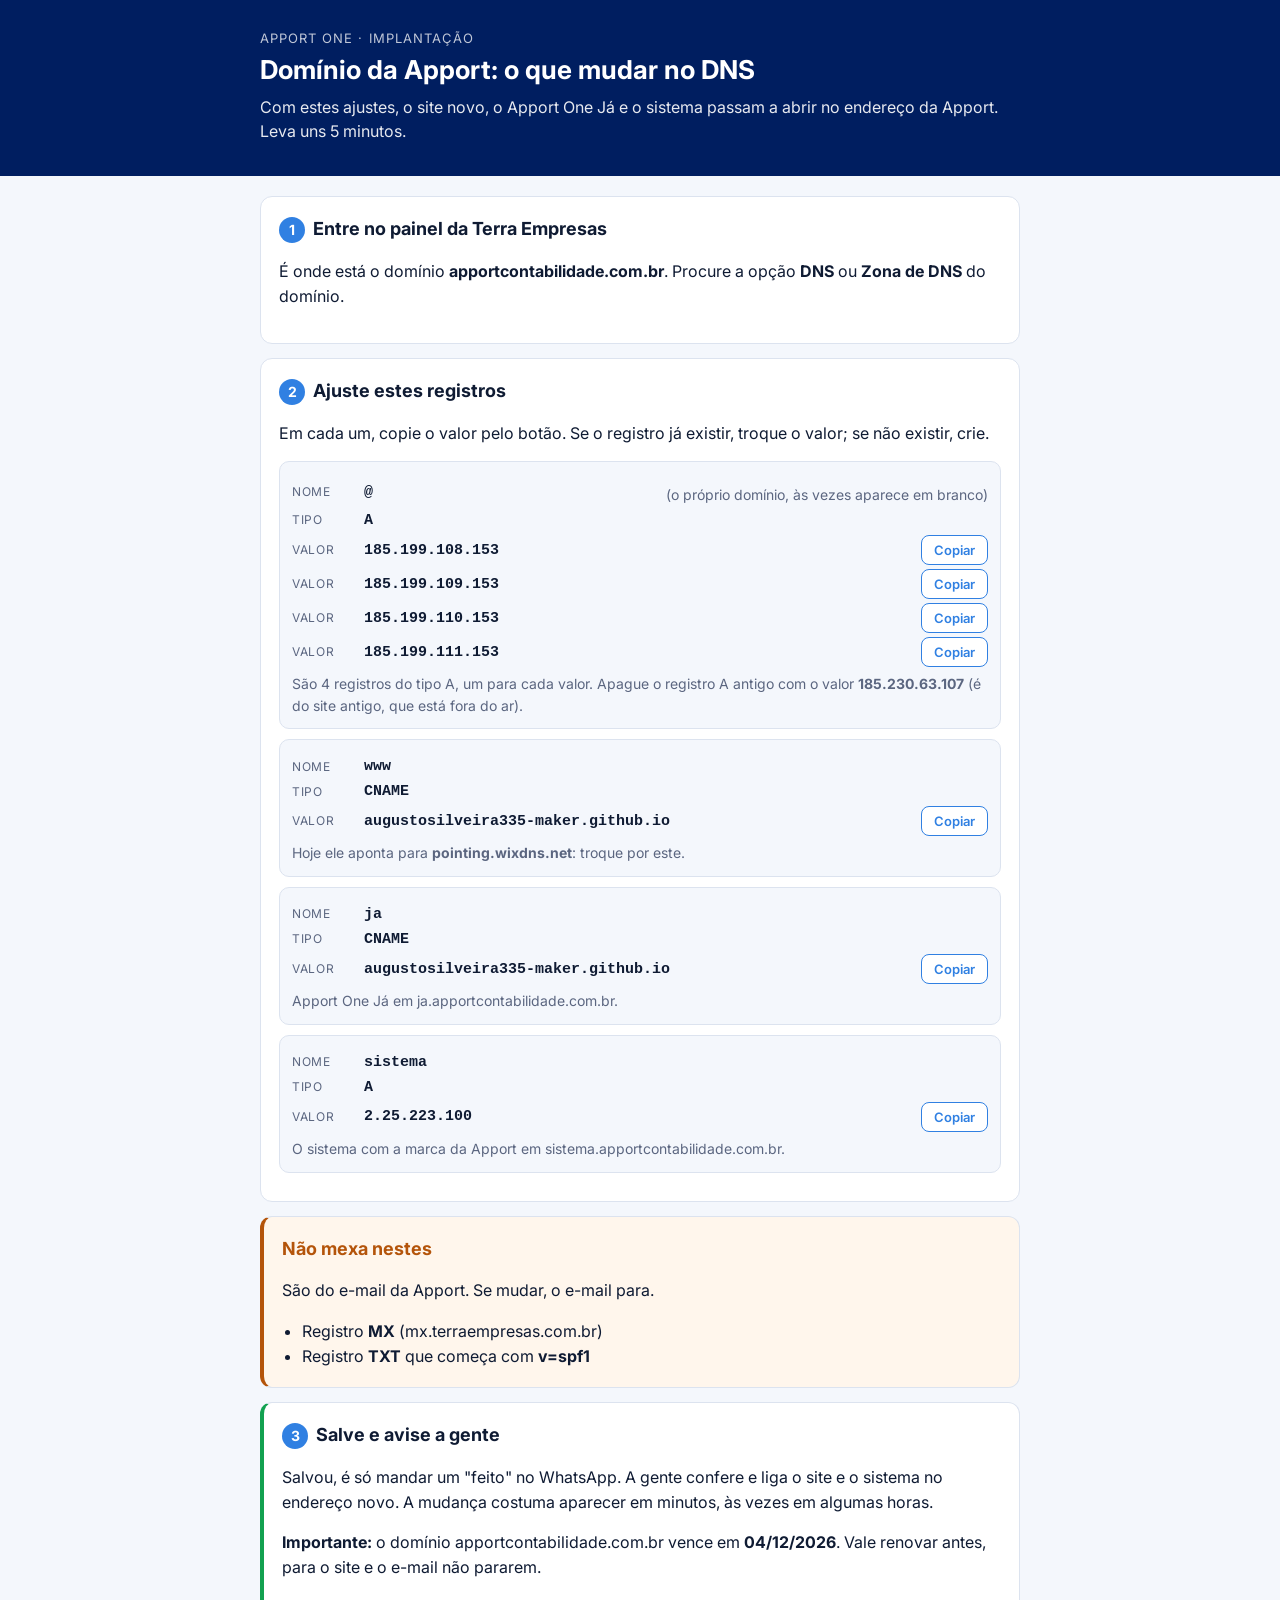
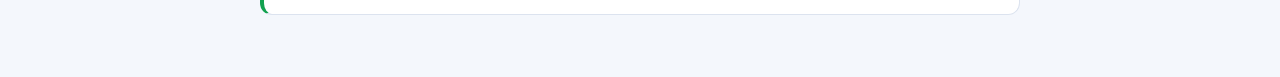
<file: implantacao/dominio/index.html>
<!doctype html>
<html lang="pt-BR">
<head>
<meta charset="utf-8">
<meta name="viewport" content="width=device-width,initial-scale=1">
<meta name="robots" content="noindex, nofollow">
<title>Domínio da Apport · o que mudar no DNS</title>
<link rel="preconnect" href="https://fonts.googleapis.com">
<link rel="preconnect" href="https://fonts.gstatic.com" crossorigin>
<link href="https://fonts.googleapis.com/css2?family=Inter:wght@400;500;600;700&display=swap" rel="stylesheet">
<style>
:root{--navy:#001E60;--azul:#3080E2;--tinta:#0F1B33;--cinza:#5B6680;--linha:#DCE3EF;--fundo:#F4F7FC;--ok:#12A150;--alerta:#B4540A}
*{box-sizing:border-box}
body{margin:0;background:var(--fundo);color:var(--tinta);font:16px/1.55 Inter,system-ui,-apple-system,Segoe UI,Roboto,sans-serif}
.topo{background:var(--navy);color:#fff;padding:28px 16px 32px}
.c{max-width:760px;margin:0 auto}
.topo small{display:block;opacity:.75;font-size:13px;letter-spacing:.08em;text-transform:uppercase}
.topo h1{margin:6px 0 8px;font-size:26px;line-height:1.25}
.topo p{margin:0;opacity:.9}
main{padding:20px 16px 48px}
.cartao{background:#fff;border:1px solid var(--linha);border-radius:12px;padding:18px;margin:0 0 14px}
.cartao h2{margin:0 0 6px;font-size:18px}
.passo{display:inline-flex;align-items:center;justify-content:center;width:26px;height:26px;border-radius:50%;background:var(--azul);color:#fff;font-weight:700;font-size:14px;margin-right:8px}
.reg{border:1px solid var(--linha);border-radius:10px;padding:12px;margin:10px 0;background:var(--fundo)}
.reg .linha{display:flex;gap:10px;flex-wrap:wrap;align-items:center;margin:4px 0}
.reg .rot{font-size:12px;color:var(--cinza);text-transform:uppercase;letter-spacing:.06em;min-width:62px}
.reg code{font:600 15px/1.4 ui-monospace,Consolas,monospace;word-break:break-all;flex:1;min-width:0}
.reg .obs{font-size:14px;color:var(--cinza);margin-top:6px}
button.copiar{border:1px solid var(--azul);background:#fff;color:var(--azul);border-radius:8px;padding:6px 12px;font:600 13px Inter,sans-serif;cursor:pointer}
button.copiar.ok{border-color:var(--ok);color:var(--ok)}
.aviso{border-left:4px solid var(--alerta);background:#FFF6EC}
.aviso h2{color:var(--alerta)}
.pronto{border-left:4px solid var(--ok)}
ul{margin:8px 0 0;padding-left:20px}
</style>
</head>
<body>
<header class="topo"><div class="c">
<small>Apport One · implantação</small>
<h1>Domínio da Apport: o que mudar no DNS</h1>
<p>Com estes ajustes, o site novo, o Apport One Já e o sistema passam a abrir no endereço da Apport. Leva uns 5 minutos.</p>
</div></header>
<main><div class="c">

<section class="cartao">
<h2><span class="passo">1</span>Entre no painel da Terra Empresas</h2>
<p>É onde está o domínio <b>apportcontabilidade.com.br</b>. Procure a opção <b>DNS</b> ou <b>Zona de DNS</b> do domínio.</p>
</section>

<section class="cartao">
<h2><span class="passo">2</span>Ajuste estes registros</h2>
<p>Em cada um, copie o valor pelo botão. Se o registro já existir, troque o valor; se não existir, crie.</p>

<div class="reg">
<div class="linha"><span class="rot">Nome</span><code>@</code><span class="obs">(o próprio domínio, às vezes aparece em branco)</span></div>
<div class="linha"><span class="rot">Tipo</span><code>A</code></div>
<div class="linha"><span class="rot">Valor</span><code>185.199.108.153</code><button class="copiar" data-v="185.199.108.153">Copiar</button></div>
<div class="linha"><span class="rot">Valor</span><code>185.199.109.153</code><button class="copiar" data-v="185.199.109.153">Copiar</button></div>
<div class="linha"><span class="rot">Valor</span><code>185.199.110.153</code><button class="copiar" data-v="185.199.110.153">Copiar</button></div>
<div class="linha"><span class="rot">Valor</span><code>185.199.111.153</code><button class="copiar" data-v="185.199.111.153">Copiar</button></div>
<div class="obs">São 4 registros do tipo A, um para cada valor. Apague o registro A antigo com o valor <b>185.230.63.107</b> (é do site antigo, que está fora do ar).</div>
</div>

<div class="reg">
<div class="linha"><span class="rot">Nome</span><code>www</code></div>
<div class="linha"><span class="rot">Tipo</span><code>CNAME</code></div>
<div class="linha"><span class="rot">Valor</span><code>augustosilveira335-maker.github.io</code><button class="copiar" data-v="augustosilveira335-maker.github.io">Copiar</button></div>
<div class="obs">Hoje ele aponta para <b>pointing.wixdns.net</b>: troque por este.</div>
</div>

<div class="reg">
<div class="linha"><span class="rot">Nome</span><code>ja</code></div>
<div class="linha"><span class="rot">Tipo</span><code>CNAME</code></div>
<div class="linha"><span class="rot">Valor</span><code>augustosilveira335-maker.github.io</code><button class="copiar" data-v="augustosilveira335-maker.github.io">Copiar</button></div>
<div class="obs">Apport One Já em ja.apportcontabilidade.com.br.</div>
</div>

<div class="reg">
<div class="linha"><span class="rot">Nome</span><code>sistema</code></div>
<div class="linha"><span class="rot">Tipo</span><code>A</code></div>
<div class="linha"><span class="rot">Valor</span><code>2.25.223.100</code><button class="copiar" data-v="2.25.223.100">Copiar</button></div>
<div class="obs">O sistema com a marca da Apport em sistema.apportcontabilidade.com.br.</div>
</div>
</section>

<section class="cartao aviso">
<h2>Não mexa nestes</h2>
<p>São do e-mail da Apport. Se mudar, o e-mail para.</p>
<ul>
<li>Registro <b>MX</b> (mx.terraempresas.com.br)</li>
<li>Registro <b>TXT</b> que começa com <b>v=spf1</b></li>
</ul>
</section>

<section class="cartao pronto">
<h2><span class="passo">3</span>Salve e avise a gente</h2>
<p>Salvou, é só mandar um "feito" no WhatsApp. A gente confere e liga o site e o sistema no endereço novo. A mudança costuma aparecer em minutos, às vezes em algumas horas.</p>
<p><b>Importante:</b> o domínio apportcontabilidade.com.br vence em <b>04/12/2026</b>. Vale renovar antes, para o site e o e-mail não pararem.</p>
</section>

</div></main>
<script>
document.querySelectorAll('button.copiar').forEach(function(b){
  b.addEventListener('click', function(){
    var v = b.getAttribute('data-v');
    var feito = function(){ b.textContent = 'Copiado'; b.classList.add('ok'); setTimeout(function(){ b.textContent = 'Copiar'; b.classList.remove('ok'); }, 1800); };
    if (navigator.clipboard) { navigator.clipboard.writeText(v).then(feito, function(){ window.prompt('Copie o valor:', v); }); }
    else { window.prompt('Copie o valor:', v); }
  });
});
</script>
</body>
</html>
</file>
